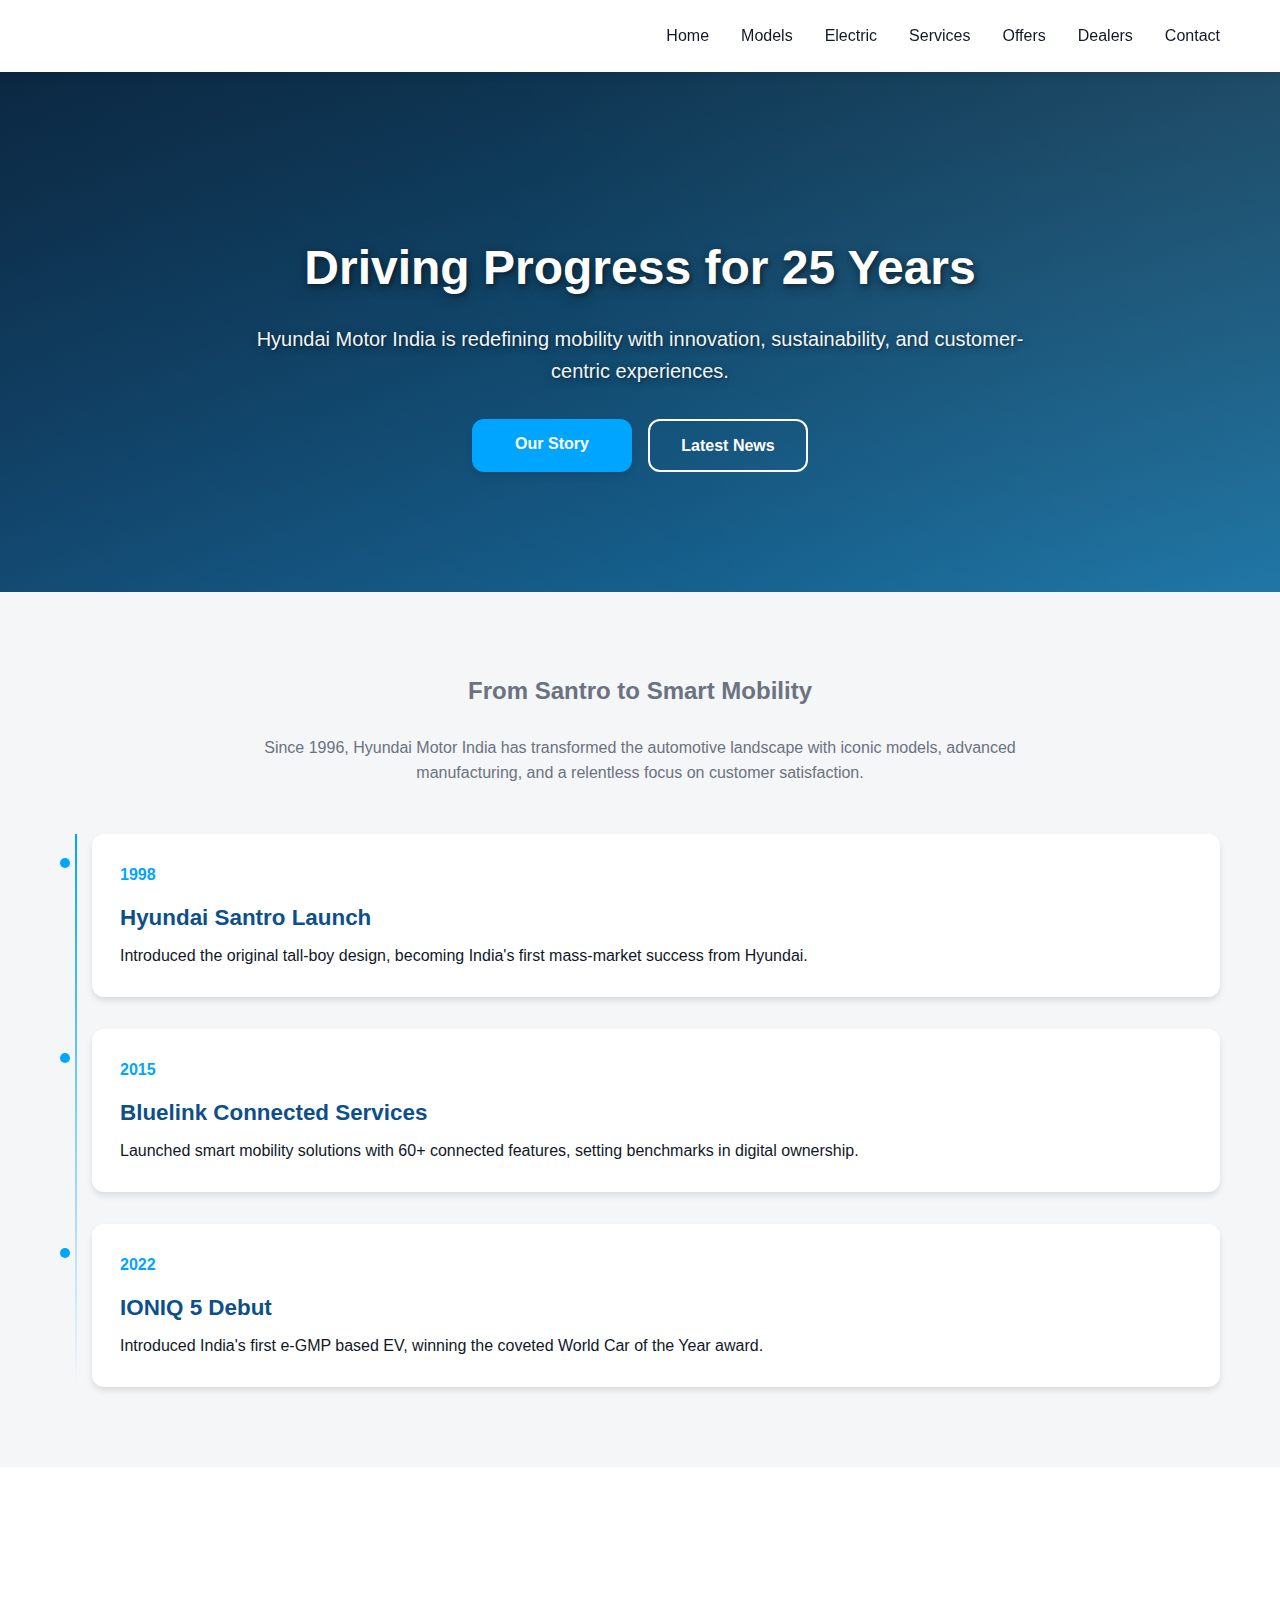
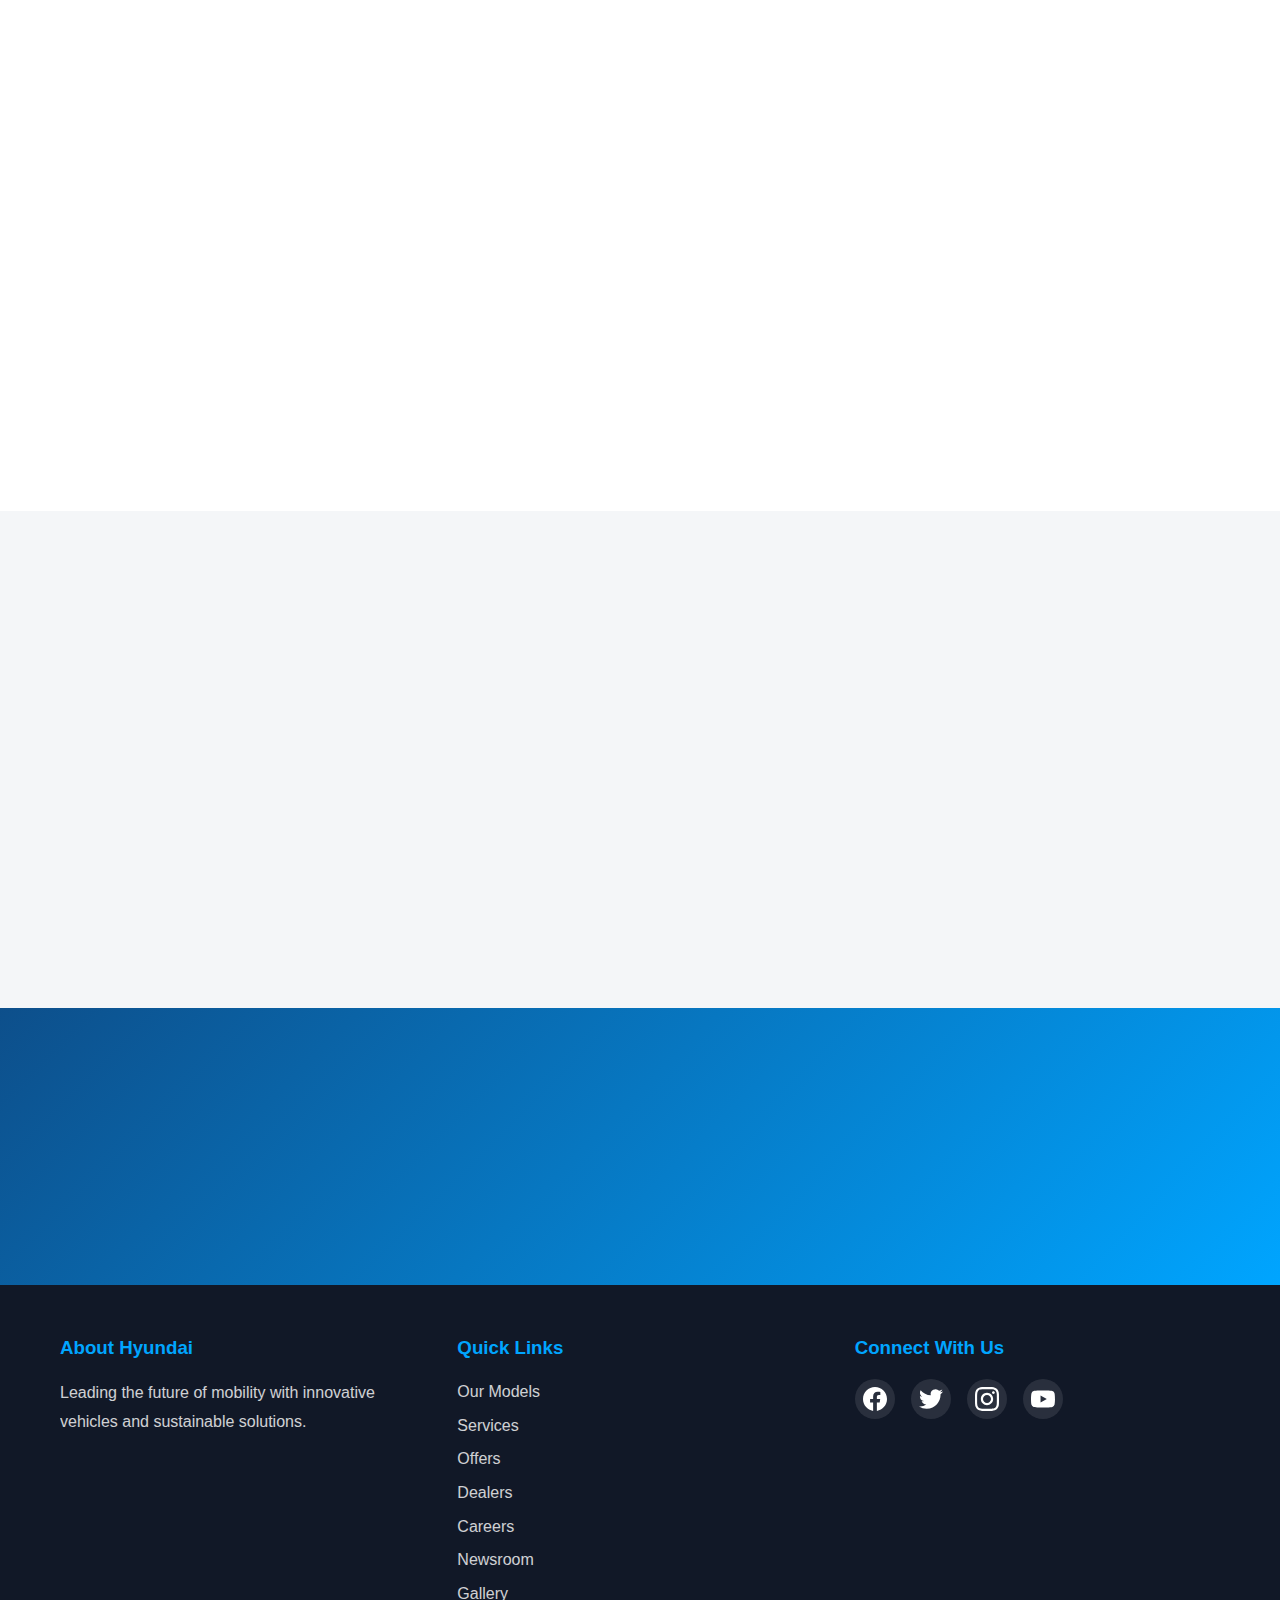
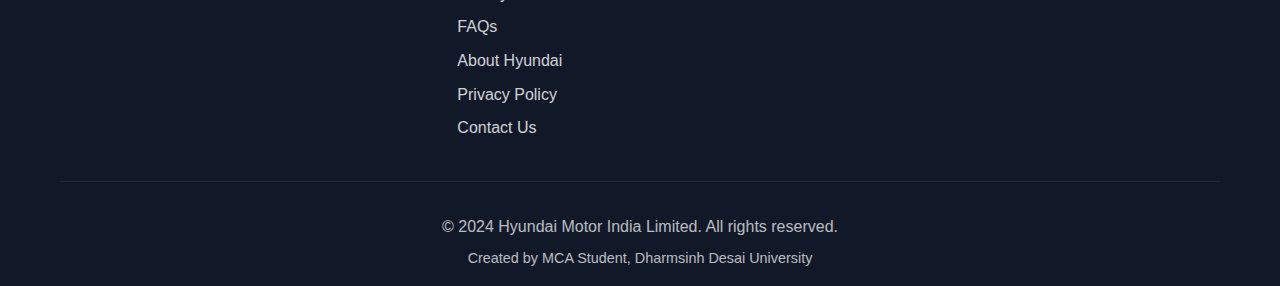
<file: about.html>
<!DOCTYPE html>
<html lang="en">
<head>
    <meta charset="UTF-8">
    <meta name="viewport" content="width=device-width, initial-scale=1.0">
    <title>Hyundai India - About Us</title>
    <link rel="icon" type="image/svg+xml" href="assets/favicon.svg">
    <link rel="stylesheet" href="css/global.css">
    <link rel="stylesheet" href="css/pages/about.css">
</head>
<body>
    <nav class="navbar" id="navbar">
        <div class="nav-container">
            <div class="nav-logo">
                <img src="assets/logo.svg" alt="Hyundai Logo" class="logo-img">
            </div>
            <ul class="nav-menu" id="navMenu">
                <li><a href="index.html#home" class="nav-link" data-page="home">Home</a></li>
                <li><a href="models.html" class="nav-link" data-page="models">Models</a></li>
                <li><a href="ev.html" class="nav-link" data-page="ev">Electric</a></li>
                <li><a href="services.html" class="nav-link" data-page="services">Services</a></li>
                <li><a href="offers.html" class="nav-link" data-page="offers">Offers</a></li>
                <li><a href="dealers.html" class="nav-link" data-page="dealers">Dealers</a></li>
                <li><a href="contact.html" class="nav-link" data-page="contact">Contact</a></li>
            </ul>
            <div class="hamburger" id="hamburger">
                <span></span>
                <span></span>
                <span></span>
            </div>
        </div>
    </nav>

    <main>
        <section class="page-hero">
            <div class="page-hero-overlay"></div>
            <div class="container">
                <div class="page-hero-content reveal">
                    <h1 class="page-title">Driving Progress for 25 Years</h1>
                    <p class="page-subtitle">Hyundai Motor India is redefining mobility with innovation, sustainability, and customer-centric experiences.</p>
                    <div class="btn-group">
                        <a href="#story" class="btn btn-primary" data-no-transition="true">Our Story</a>
                        <a href="news.html" class="btn btn-secondary">Latest News</a>
                    </div>
                </div>
            </div>
        </section>

        <section class="page-section light" id="story">
            <div class="container reveal">
                <div class="about-intro">
                    <h2>From Santro to Smart Mobility</h2>
                    <p>Since 1996, Hyundai Motor India has transformed the automotive landscape with iconic models, advanced manufacturing, and a relentless focus on customer satisfaction.</p>
                </div>
                <div class="timeline">
                    <div class="timeline-item">
                        <span>1998</span>
                        <h3>Hyundai Santro Launch</h3>
                        <p>Introduced the original tall-boy design, becoming India&#39;s first mass-market success from Hyundai.</p>
                    </div>
                    <div class="timeline-item">
                        <span>2015</span>
                        <h3>Bluelink Connected Services</h3>
                        <p>Launched smart mobility solutions with 60+ connected features, setting benchmarks in digital ownership.</p>
                    </div>
                    <div class="timeline-item">
                        <span>2022</span>
                        <h3>IONIQ 5 Debut</h3>
                        <p>Introduced India&#39;s first e-GMP based EV, winning the coveted World Car of the Year award.</p>
                    </div>
                </div>
            </div>
        </section>

        <section class="page-section">
            <div class="container reveal">
                <h2 class="section-title">Leadership Team</h2>
                <p class="section-subtitle">Visionaries steering Hyundai India towards a sustainable future.</p>
                <div class="leadership-grid">
                    <div class="leader-card">
                        <img src="assets/logo.svg" alt="Leadership" loading="lazy">
                        <h4>Mr. Unsoo Kim</h4>
                        <span>Managing Director &amp; CEO</span>
                        <p>Championing innovation, localization, and customer delight across Hyundai operations.</p>
                    </div>
                    <div class="leader-card">
                        <img src="assets/logo.svg" alt="Leadership" loading="lazy">
                        <h4>Mr. Tarun Garg</h4>
                        <span>COO</span>
                        <p>Leading sales, marketing, and service excellence with a digital-first approach.</p>
                    </div>
                    <div class="leader-card">
                        <img src="assets/logo.svg" alt="Leadership" loading="lazy">
                        <h4>Ms. Seon Hee Kim</h4>
                        <span>EV Strategy Head</span>
                        <p>Driving Hyundai&#39;s electric mobility roadmap, partnerships, and charging infrastructure.</p>
                    </div>
                </div>
            </div>
        </section>

        <section class="page-section light">
            <div class="container reveal">
                <h2 class="section-title">Our Commitment</h2>
                <p class="section-subtitle">Making mobility accessible, sustainable, and safe for everyone.</p>
                <div class="mission-grid">
                    <div class="mission-card">
                        <h3>Innovation</h3>
                        <p>Investing in advanced R&amp;D, ADAS, and connected technologies tailored for India.</p>
                    </div>
                    <div class="mission-card">
                        <h3>Sustainability</h3>
                        <p>Reducing emissions across manufacturing and delivering zero-emission EVs nationwide.</p>
                    </div>
                    <div class="mission-card">
                        <h3>Community</h3>
                        <p>Supporting education, healthcare, and disaster relief through Hyundai CSR initiatives.</p>
                    </div>
                </div>
            </div>
        </section>

        <section class="page-section dark">
            <div class="container reveal">
                <div class="cta-content">
                    <h2>Experience the Hyundai World</h2>
                    <p>Visit our showrooms, explore our innovation center, or join the Hyundai family today.</p>
                    <div class="btn-group" style="justify-content: center;">
                        <a href="models.html" class="btn btn-secondary">Discover Models</a>
                        <a href="careers.html" class="btn btn-primary">Work With Us</a>
                    </div>
                </div>
            </div>
        </section>
    </main>

    <footer class="footer">
        <div class="footer-container">
            <div class="footer-content">
                <div class="footer-section">
                    <h3>About Hyundai</h3>
                    <p>Leading the future of mobility with innovative vehicles and sustainable solutions.</p>
                </div>
                <div class="footer-section">
                    <h3>Quick Links</h3>
                    <ul>
                        <li><a href="models.html">Our Models</a></li>
                        <li><a href="services.html">Services</a></li>
                        <li><a href="offers.html">Offers</a></li>
                        <li><a href="dealers.html">Dealers</a></li>
                        <li><a href="careers.html">Careers</a></li>
                        <li><a href="news.html">Newsroom</a></li>
                        <li><a href="gallery.html">Gallery</a></li>
                        <li><a href="faqs.html">FAQs</a></li>
                        <li><a href="about.html">About Hyundai</a></li>
                        <li><a href="privacy.html">Privacy Policy</a></li>
                        <li><a href="contact.html">Contact Us</a></li>
                    </ul>
                </div>
                <div class="footer-section">
                    <h3>Connect With Us</h3>
                    <div class="social-icons">
                        <a href="#" aria-label="Facebook"><svg width="24" height="24" viewBox="0 0 24 24" fill="currentColor"><path d="M24 12.073c0-6.627-5.373-12-12-12s-12 5.373-12 12c0 5.99 4.388 10.954 10.125 11.854v-8.385H7.078v-3.47h3.047V9.43c0-3.007 1.792-4.669 4.533-4.669 1.312 0 2.686.235 2.686.235v2.953H15.83c-1.491 0-1.956.925-1.956 1.874v2.25h3.328l-.532 3.47h-2.796v8.385C19.612 23.027 24 18.062 24 12.073z"/></svg></a>
                        <a href="#" aria-label="Twitter"><svg width="24" height="24" viewBox="0 0 24 24" fill="currentColor"><path d="M23.953 4.57a10 10 0 01-2.825.775 4.958 4.958 0 002.163-2.723c-.951.555-2.005.959-3.127 1.184a4.92 4.92 0 00-8.384 4.482C7.69 8.095 4.067 6.13 1.64 3.162a4.822 4.822 0 00-.666 2.475c0 1.71.87 3.213 2.188 4.096a4.904 4.904 0 01-2.228-.616v.06a4.923 4.923 0 003.946 4.827 4.996 4.996 0 01-2.212.085 4.936 4.936 0 004.604 3.417 9.867 9.867 0 01-6.102 2.105c-.39 0-.779-.023-1.17-.067a13.995 13.995 0 007.557 2.209c9.053 0 13.998-7.496 13.998-13.985 0-.21 0-.42-.015-.63A9.935 9.935 0 0024 4.59z"/></svg></a>
                        <a href="#" aria-label="Instagram"><svg width="24" height="24" viewBox="0 0 24 24" fill="currentColor"><path d="M12 0C8.74 0 8.333.015 7.053.072 5.775.132 4.905.333 4.14.63c-.789.306-1.459.717-2.126 1.384S.935 3.35.63 4.14C.333 4.905.131 5.775.072 7.053.012 8.333 0 8.74 0 12s.015 3.667.072 4.947c.06 1.277.261 2.148.558 2.913.306.788.717 1.459 1.384 2.126.667.666 1.336 1.079 2.126 1.384.766.296 1.636.499 2.913.558C8.333 23.988 8.74 24 12 24s3.667-.015 4.947-.072c1.277-.06 2.148-.262 2.913-.558.788-.306 1.459-.718 2.126-1.384.666-.667 1.079-1.335 1.384-2.126.296-.765.499-1.636.558-2.913.06-1.28.072-1.687.072-4.947s-.015-3.667-.072-4.947c-.06-1.277-.262-2.149-.558-2.913-.306-.789-.718-1.459-1.384-2.126C21.319 1.347 20.651.935 19.86.63c-.765-.297-1.636-.499-2.913-.558C15.667.012 15.26 0 12 0zm0 2.16c3.203 0 3.585.016 4.85.071 1.17.055 1.805.249 2.227.415.562.217.96.477 1.382.896.419.42.679.819.896 1.381.164.422.36 1.057.413 2.227.057 1.266.07 1.646.07 4.85s-.015 3.585-.074 4.85c-.061 1.17-.249 1.805-.415 2.227-.217.562-.477.96-.896 1.382-.42.419-.82.679-1.38.896-.42.164-1.065.36-2.235.413-1.274.057-1.649.07-4.859.07-3.211 0-3.586-.015-4.859-.074-1.171-.061-1.816-.256-2.236-.415-.569-.224-.96-.479-1.379-.897-.419-.419-.69-.824-.9-1.38-.165-.42-.359-1.065-.413-2.235-.057-1.274-.07-1.649-.07-4.844 0-3.196.016-3.586.074-4.861.061-1.17.255-1.814.415-2.234.217-.562.478-.96.897-1.382.419-.419.824-.689 1.38-.896.42-.166 1.051-.361 2.221-.415 1.275-.057 1.65-.07 4.859-.07zm0 3.678c-3.405 0-6.162 2.76-6.162 6.162 0 3.405 2.76 6.162 6.162 6.162 3.405 0 6.162-2.76 6.162-6.162 0-3.405-2.76-6.162-6.162-6.162zM12 16c-2.21 0-4-1.79-4-4s1.79-4 4-4 4 1.79 4 4-1.79 4-4 4zm7.846-10.405c0 .795-.646 1.44-1.44 1.44-.795 0-1.44-.646-1.44-1.44 0-.794.646-1.439 1.44-1.439.793-.001 1.44.645 1.44 1.439z"/></svg></a>
                        <a href="#" aria-label="YouTube"><svg width="24" height="24" viewBox="0 0 24 24" fill="currentColor"><path d="M23.498 6.186a3.016 3.016 0 0 0-2.122-2.136C19.505 3.545 12 3.545 12 3.545s-7.505 0-9.377.505A3.017 3.017 0 0 0 .502 6.186C0 8.07 0 12 0 12s0 3.93.502 5.814a3.016 3.016 0 0 0 2.122 2.136c1.871.505 9.376.505 9.376.505s7.505 0 9.377-.505a3.015 3.015 0 0 0 2.122-2.136C24 15.93 24 12 24 12s0-3.93-.502-5.814zM9.545 15.568V8.432L15.818 12l-6.273 3.568z"/></svg></a>
                    </div>
                </div>
            </div>
            <div class="footer-bottom">
                <p>&copy; 2024 Hyundai Motor India Limited. All rights reserved.</p>
                <p class="credits">Created by MCA Student, Dharmsinh Desai University</p>
            </div>
        </div>
        <button class="back-to-top" id="backToTop" aria-label="Back to top">
            <svg width="20" height="20" viewBox="0 0 24 24" fill="none" stroke="currentColor" stroke-width="2">
                <path d="M18 15l-6-6-6 6"/>
            </svg>
        </button>
    </footer>

    <script src="js/global.js"></script>
    <script src="js/pages/about.js"></script>
</body>
</html>
</file>
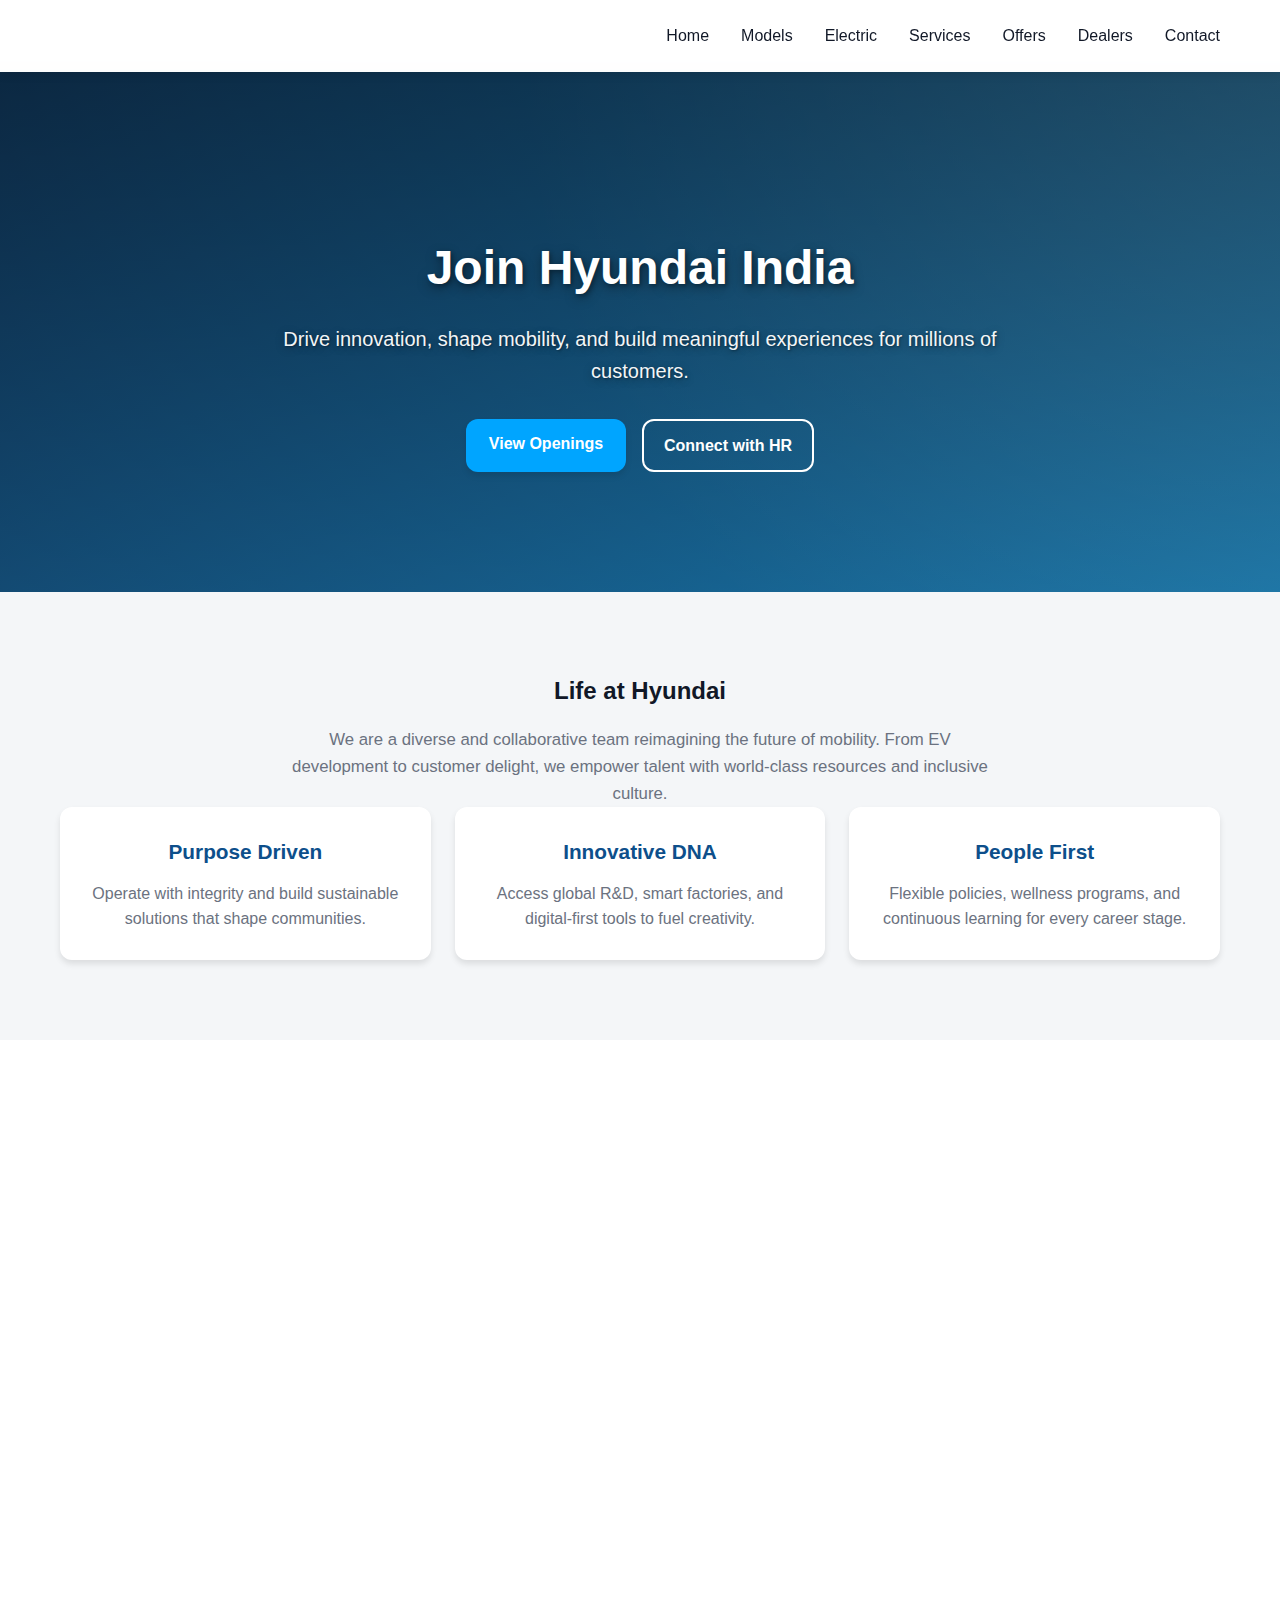
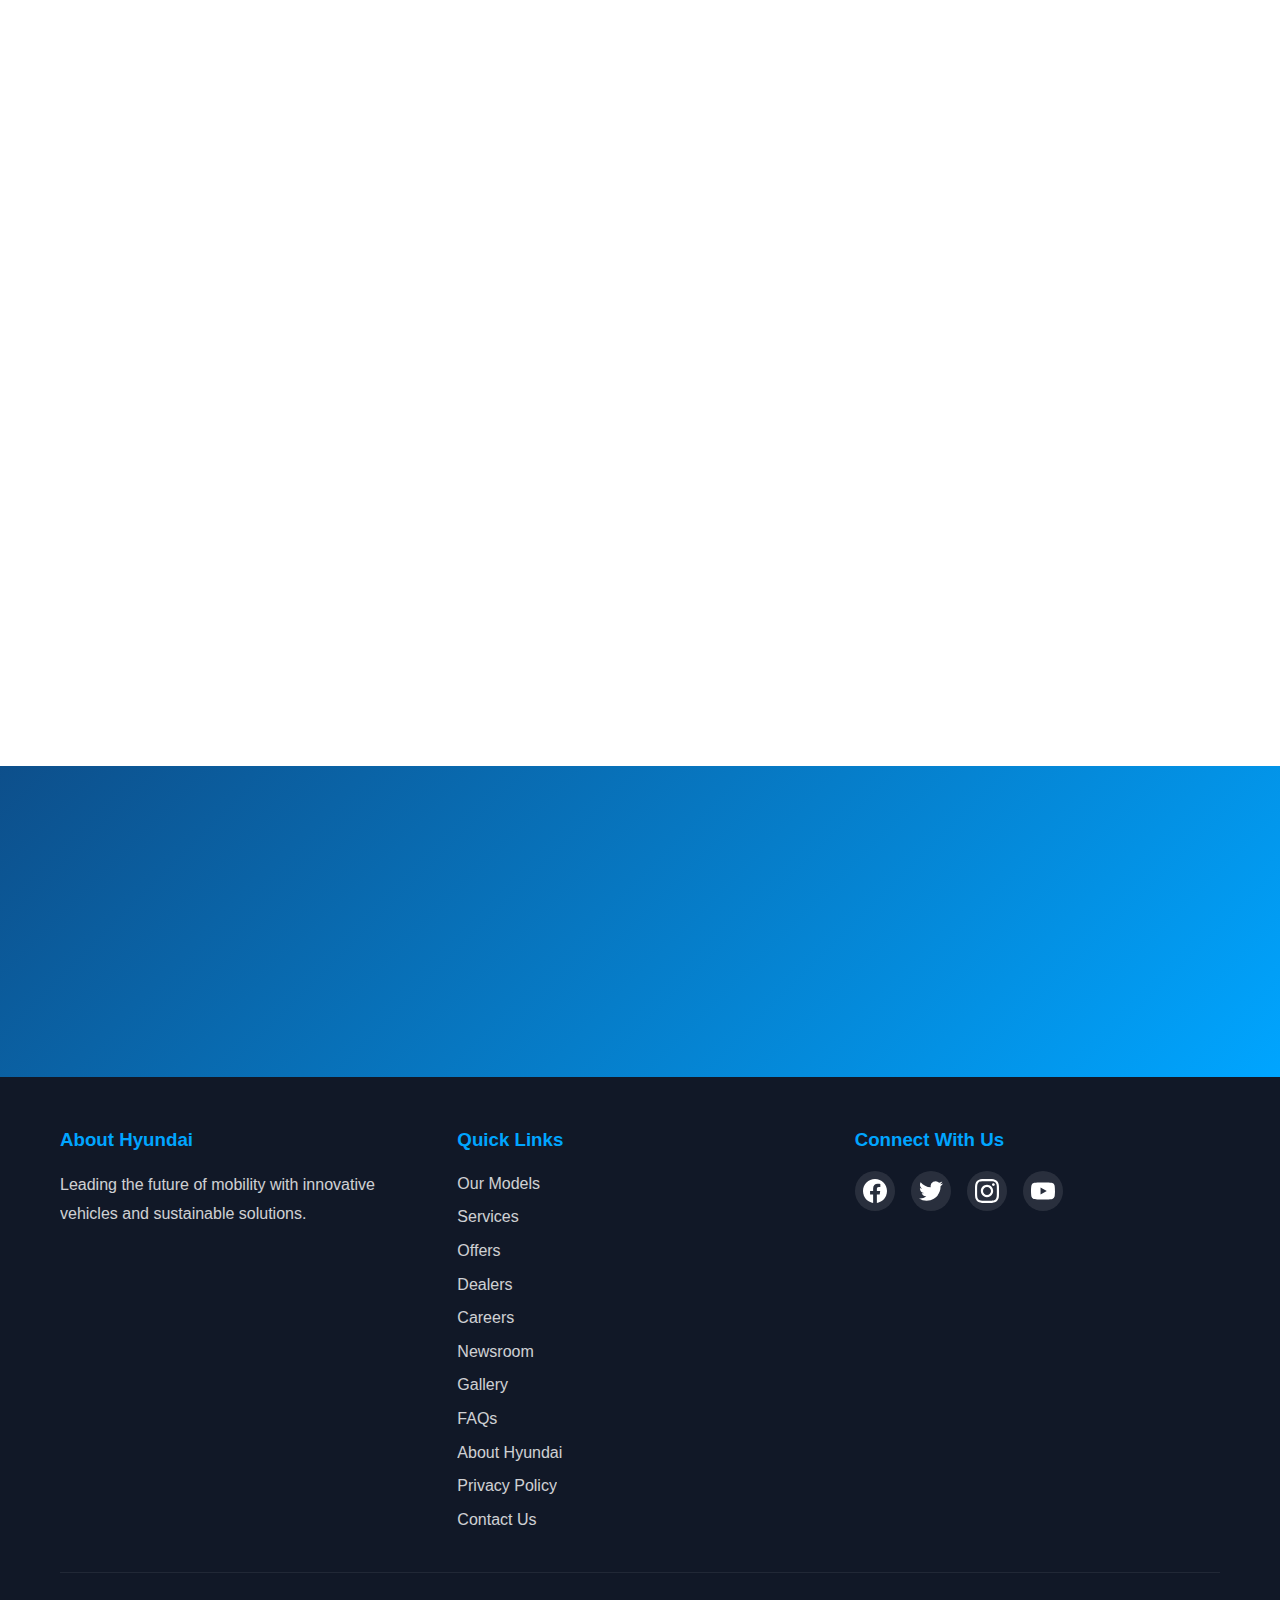
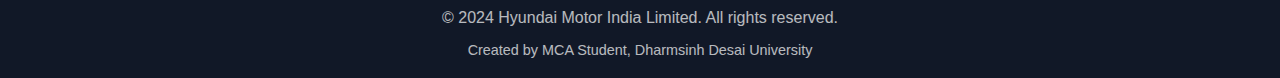
<file: careers.html>
<!DOCTYPE html>
<html lang="en">
<head>
    <meta charset="UTF-8">
    <meta name="viewport" content="width=device-width, initial-scale=1.0">
    <title>Hyundai India - Careers</title>
    <link rel="icon" type="image/svg+xml" href="assets/favicon.svg">
    <link rel="stylesheet" href="css/global.css">
    <link rel="stylesheet" href="css/pages/careers.css">
</head>
<body>
    <nav class="navbar" id="navbar">
        <div class="nav-container">
            <div class="nav-logo">
                <img src="assets/logo.svg" alt="Hyundai Logo" class="logo-img">
            </div>
            <ul class="nav-menu" id="navMenu">
                <li><a href="index.html#home" class="nav-link" data-page="home">Home</a></li>
                <li><a href="models.html" class="nav-link" data-page="models">Models</a></li>
                <li><a href="ev.html" class="nav-link" data-page="ev">Electric</a></li>
                <li><a href="services.html" class="nav-link" data-page="services">Services</a></li>
                <li><a href="offers.html" class="nav-link" data-page="offers">Offers</a></li>
                <li><a href="dealers.html" class="nav-link" data-page="dealers">Dealers</a></li>
                <li><a href="contact.html" class="nav-link" data-page="contact">Contact</a></li>
            </ul>
            <div class="hamburger" id="hamburger">
                <span></span>
                <span></span>
                <span></span>
            </div>
        </div>
    </nav>

    <main>
        <section class="page-hero">
            <div class="page-hero-overlay"></div>
            <div class="container">
                <div class="page-hero-content reveal">
                    <h1 class="page-title">Join Hyundai India</h1>
                    <p class="page-subtitle">Drive innovation, shape mobility, and build meaningful experiences for millions of customers.</p>
                    <div class="btn-group">
                        <a href="#openings" class="btn btn-primary" data-no-transition="true">View Openings</a>
                        <a href="contact.html" class="btn btn-secondary">Connect with HR</a>
                    </div>
                </div>
            </div>
        </section>

        <section class="page-section light">
            <div class="container reveal">
                <div class="careers-intro">
                    <h2>Life at Hyundai</h2>
                    <p>We are a diverse and collaborative team reimagining the future of mobility. From EV development to customer delight, we empower talent with world-class resources and inclusive culture.</p>
                </div>
                <div class="values-grid">
                    <div class="value-card">
                        <h4>Purpose Driven</h4>
                        <p>Operate with integrity and build sustainable solutions that shape communities.</p>
                    </div>
                    <div class="value-card">
                        <h4>Innovative DNA</h4>
                        <p>Access global R&amp;D, smart factories, and digital-first tools to fuel creativity.</p>
                    </div>
                    <div class="value-card">
                        <h4>People First</h4>
                        <p>Flexible policies, wellness programs, and continuous learning for every career stage.</p>
                    </div>
                </div>
            </div>
        </section>

        <section class="page-section" id="openings">
            <div class="container reveal">
                <h2 class="section-title">Current Openings</h2>
                <p class="section-subtitle">We are hiring across engineering, design, retail, and corporate functions.</p>
                <div class="careers-grid">
                    <div class="job-card">
                        <header>
                            <h3>Senior EV Systems Engineer</h3>
                            <span class="tag">R&amp;D · Chennai</span>
                        </header>
                        <div class="job-meta">
                            <span>Experience: 6+ years</span>
                            <span>Full-time</span>
                        </div>
                        <ul>
                            <li>Develop battery management algorithms for next-gen EVs</li>
                            <li>Collaborate with global HQ for testing &amp; homologation</li>
                            <li>Lead cross-functional innovation sprints</li>
                        </ul>
                        <a href="contact.html" class="btn btn-outline">Apply Now</a>
                    </div>
                    <div class="job-card">
                        <header>
                            <h3>Retail Experience Manager</h3>
                            <span class="tag">Sales · Mumbai</span>
                        </header>
                        <div class="job-meta">
                            <span>Experience: 4+ years</span>
                            <span>Full-time</span>
                        </div>
                        <ul>
                            <li>Design customer journeys for flagship Hyundai Experience Centers</li>
                            <li>Manage dealer activation and premium retail formats</li>
                            <li>Anchor digital lead-to-delivery programs</li>
                        </ul>
                        <a href="contact.html" class="btn btn-outline">Apply Now</a>
                    </div>
                    <div class="job-card">
                        <header>
                            <h3>Software Product Analyst</h3>
                            <span class="tag">Digital · Hyderabad</span>
                        </header>
                        <div class="job-meta">
                            <span>Experience: 3+ years</span>
                            <span>Full-time</span>
                        </div>
                        <ul>
                            <li>Analyze connected car data to enhance Bluelink features</li>
                            <li>Collaborate with UX teams for app enhancements</li>
                            <li>Ensure compliance with data privacy standards</li>
                        </ul>
                        <a href="contact.html" class="btn btn-outline">Apply Now</a>
                    </div>
                </div>
            </div>
        </section>

        <section class="page-section dark">
            <div class="container reveal">
                <div class="careers-cta">
                    <h2>Begin Your Hyundai Journey</h2>
                    <p>Share your profile with us and our talent team will connect with opportunities that match your ambitions.</p>
                    <div class="btn-group" style="justify-content: center;">
                        <a href="contact.html" class="btn btn-secondary">Submit Resume</a>
                        <a href="about.html" class="btn btn-primary">Discover Our Story</a>
                    </div>
                </div>
            </div>
        </section>
    </main>

    <footer class="footer">
        <div class="footer-container">
            <div class="footer-content">
                <div class="footer-section">
                    <h3>About Hyundai</h3>
                    <p>Leading the future of mobility with innovative vehicles and sustainable solutions.</p>
                </div>
                <div class="footer-section">
                    <h3>Quick Links</h3>
                    <ul>
                        <li><a href="models.html">Our Models</a></li>
                        <li><a href="services.html">Services</a></li>
                        <li><a href="offers.html">Offers</a></li>
                        <li><a href="dealers.html">Dealers</a></li>
                        <li><a href="careers.html">Careers</a></li>
                        <li><a href="news.html">Newsroom</a></li>
                        <li><a href="gallery.html">Gallery</a></li>
                        <li><a href="faqs.html">FAQs</a></li>
                        <li><a href="about.html">About Hyundai</a></li>
                        <li><a href="privacy.html">Privacy Policy</a></li>
                        <li><a href="contact.html">Contact Us</a></li>
                    </ul>
                </div>
                <div class="footer-section">
                    <h3>Connect With Us</h3>
                    <div class="social-icons">
                        <a href="#" aria-label="Facebook"><svg width="24" height="24" viewBox="0 0 24 24" fill="currentColor"><path d="M24 12.073c0-6.627-5.373-12-12-12s-12 5.373-12 12c0 5.99 4.388 10.954 10.125 11.854v-8.385H7.078v-3.47h3.047V9.43c0-3.007 1.792-4.669 4.533-4.669 1.312 0 2.686.235 2.686.235v2.953H15.83c-1.491 0-1.956.925-1.956 1.874v2.25h3.328l-.532 3.47h-2.796v8.385C19.612 23.027 24 18.062 24 12.073z"/></svg></a>
                        <a href="#" aria-label="Twitter"><svg width="24" height="24" viewBox="0 0 24 24" fill="currentColor"><path d="M23.953 4.57a10 10 0 01-2.825.775 4.958 4.958 0 002.163-2.723c-.951.555-2.005.959-3.127 1.184a4.92 4.92 0 00-8.384 4.482C7.69 8.095 4.067 6.13 1.64 3.162a4.822 4.822 0 00-.666 2.475c0 1.71.87 3.213 2.188 4.096a4.904 4.904 0 01-2.228-.616v.06a4.923 4.923 0 003.946 4.827 4.996 4.996 0 01-2.212.085 4.936 4.936 0 004.604 3.417 9.867 9.867 0 01-6.102 2.105c-.39 0-.779-.023-1.17-.067a13.995 13.995 0 007.557 2.209c9.053 0 13.998-7.496 13.998-13.985 0-.21 0-.42-.015-.63A9.935 9.935 0 0024 4.59z"/></svg></a>
                        <a href="#" aria-label="Instagram"><svg width="24" height="24" viewBox="0 0 24 24" fill="currentColor"><path d="M12 0C8.74 0 8.333.015 7.053.072 5.775.132 4.905.333 4.14.63c-.789.306-1.459.717-2.126 1.384S.935 3.35.63 4.14C.333 4.905.131 5.775.072 7.053.012 8.333 0 8.74 0 12s.015 3.667.072 4.947c.06 1.277.261 2.148.558 2.913.306.788.717 1.459 1.384 2.126.667.666 1.336 1.079 2.126 1.384.766.296 1.636.499 2.913.558C8.333 23.988 8.74 24 12 24s3.667-.015 4.947-.072c1.277-.06 2.148-.262 2.913-.558.788-.306 1.459-.718 2.126-1.384.666-.667 1.079-1.335 1.384-2.126.296-.765.499-1.636.558-2.913.06-1.28.072-1.687.072-4.947s-.015-3.667-.072-4.947c-.06-1.277-.262-2.149-.558-2.913-.306-.789-.718-1.459-1.384-2.126C21.319 1.347 20.651.935 19.86.63c-.765-.297-1.636-.499-2.913-.558C15.667.012 15.26 0 12 0zm0 2.16c3.203 0 3.585.016 4.85.071 1.17.055 1.805.249 2.227.415.562.217.96.477 1.382.896.419.42.679.819.896 1.381.164.422.36 1.057.413 2.227.057 1.266.07 1.646.07 4.85s-.015 3.585-.074 4.85c-.061 1.17-.249 1.805-.415 2.227-.217.562-.477.96-.896 1.382-.42.419-.82.679-1.38.896-.42.164-1.065.36-2.235.413-1.274.057-1.649.07-4.859.07-3.211 0-3.586-.015-4.859-.074-1.171-.061-1.816-.256-2.236-.415-.569-.224-.96-.479-1.379-.897-.419-.419-.69-.824-.9-1.38-.165-.42-.359-1.065-.413-2.235-.057-1.274-.07-1.649-.07-4.844 0-3.196.016-3.586.074-4.861.061-1.17.255-1.814.415-2.234.217-.562.478-.96.897-1.382.419-.419.824-.689 1.38-.896.42-.166 1.051-.361 2.221-.415 1.275-.057 1.65-.07 4.859-.07zm0 3.678c-3.405 0-6.162 2.76-6.162 6.162 0 3.405 2.76 6.162 6.162 6.162 3.405 0 6.162-2.76 6.162-6.162 0-3.405-2.76-6.162-6.162-6.162zM12 16c-2.21 0-4-1.79-4-4s1.79-4 4-4 4 1.79 4 4-1.79 4-4 4zm7.846-10.405c0 .795-.646 1.44-1.44 1.44-.795 0-1.44-.646-1.44-1.44 0-.794.646-1.439 1.44-1.439.793-.001 1.44.645 1.44 1.439z"/></svg></a>
                        <a href="#" aria-label="YouTube"><svg width="24" height="24" viewBox="0 0 24 24" fill="currentColor"><path d="M23.498 6.186a3.016 3.016 0 0 0-2.122-2.136C19.505 3.545 12 3.545 12 3.545s-7.505 0-9.377.505A3.017 3.017 0 0 0 .502 6.186C0 8.07 0 12 0 12s0 3.93.502 5.814a3.016 3.016 0 0 0 2.122 2.136c1.871.505 9.376.505 9.376.505s7.505 0 9.377-.505a3.015 3.015 0 0 0 2.122-2.136C24 15.93 24 12 24 12s0-3.93-.502-5.814zM9.545 15.568V8.432L15.818 12l-6.273 3.568z"/></svg></a>
                    </div>
                </div>
            </div>
            <div class="footer-bottom">
                <p>&copy; 2024 Hyundai Motor India Limited. All rights reserved.</p>
                <p class="credits">Created by MCA Student, Dharmsinh Desai University</p>
            </div>
        </div>
        <button class="back-to-top" id="backToTop" aria-label="Back to top">
            <svg width="20" height="20" viewBox="0 0 24 24" fill="none" stroke="currentColor" stroke-width="2">
                <path d="M18 15l-6-6-6 6"/>
            </svg>
        </button>
    </footer>

    <script src="js/global.js"></script>
    <script src="js/pages/careers.js"></script>
</body>
</html>
</file>
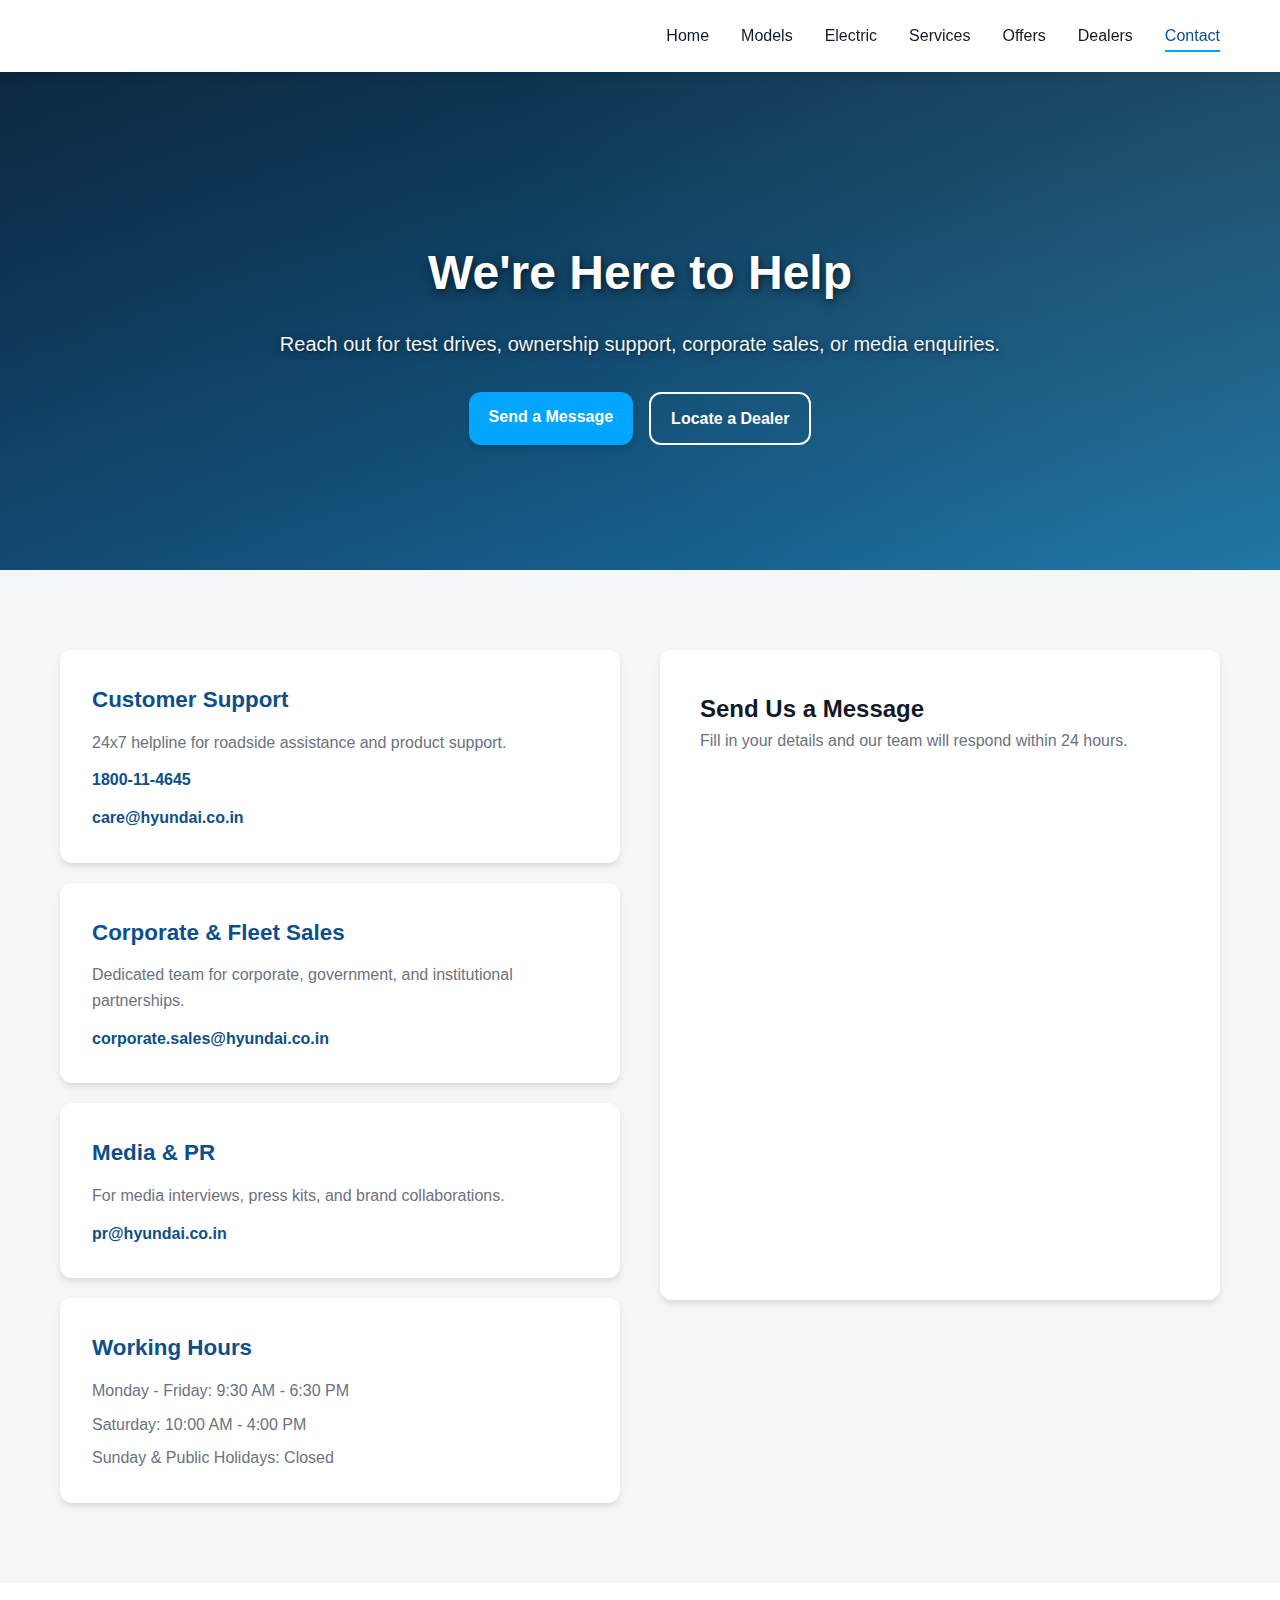
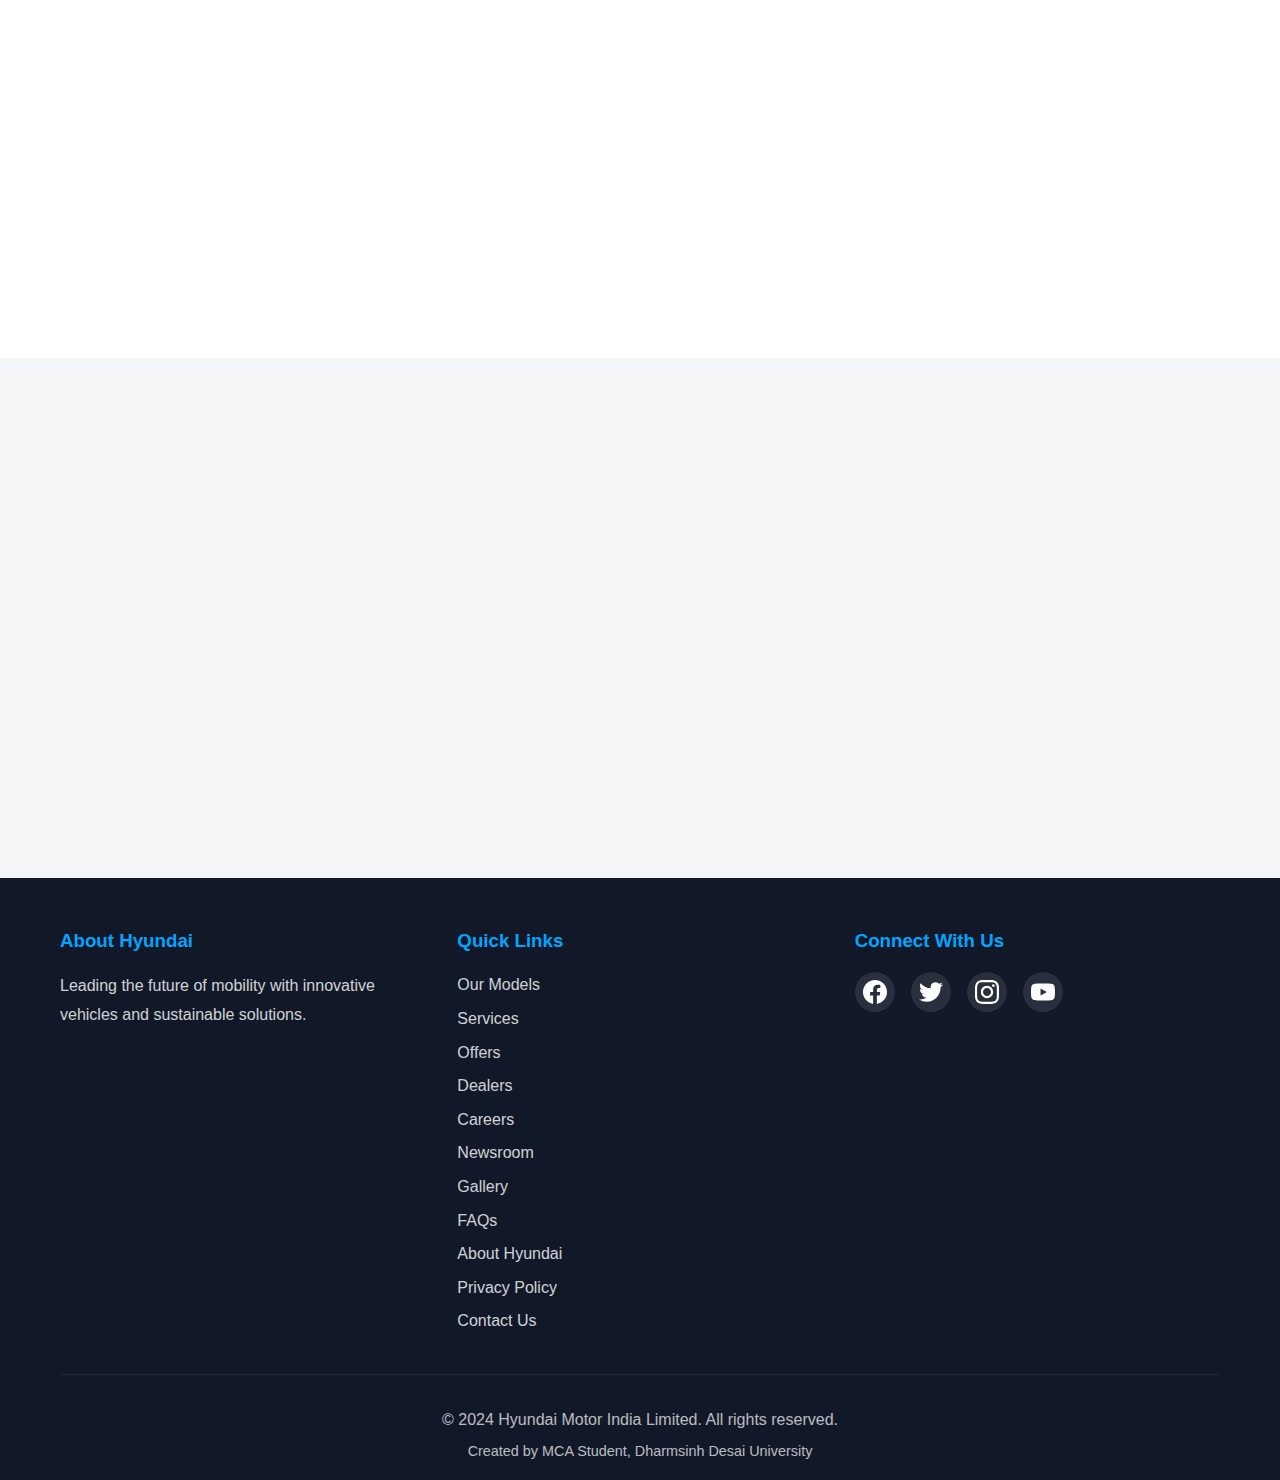
<file: contact.html>
<!DOCTYPE html>
<html lang="en">
<head>
    <meta charset="UTF-8">
    <meta name="viewport" content="width=device-width, initial-scale=1.0">
    <title>Hyundai India - Contact Us</title>
    <link rel="icon" type="image/svg+xml" href="assets/favicon.svg">
    <link rel="stylesheet" href="css/global.css">
    <link rel="stylesheet" href="css/pages/contact.css">
    <link rel="stylesheet" href="css/pages/index.css">
</head>
<body>
    <nav class="navbar" id="navbar">
        <div class="nav-container">
            <div class="nav-logo">
                <img src="assets/logo.svg" alt="Hyundai Logo" class="logo-img">
            </div>
            <ul class="nav-menu" id="navMenu">
                <li><a href="index.html#home" class="nav-link" data-page="home">Home</a></li>
                <li><a href="models.html" class="nav-link" data-page="models">Models</a></li>
                <li><a href="ev.html" class="nav-link" data-page="ev">Electric</a></li>
                <li><a href="services.html" class="nav-link" data-page="services">Services</a></li>
                <li><a href="offers.html" class="nav-link" data-page="offers">Offers</a></li>
                <li><a href="dealers.html" class="nav-link" data-page="dealers">Dealers</a></li>
                <li><a href="contact.html" class="nav-link" data-page="contact">Contact</a></li>
            </ul>
            <div class="hamburger" id="hamburger">
                <span></span>
                <span></span>
                <span></span>
            </div>
        </div>
    </nav>

    <main>
        <section class="page-hero">
            <div class="page-hero-overlay"></div>
            <div class="container">
                <div class="page-hero-content reveal">
                    <h1 class="page-title">We&#39;re Here to Help</h1>
                    <p class="page-subtitle">Reach out for test drives, ownership support, corporate sales, or media enquiries.</p>
                    <div class="btn-group">
                        <a href="#contact-form" class="btn btn-primary" data-no-transition="true">Send a Message</a>
                        <a href="dealers.html" class="btn btn-secondary">Locate a Dealer</a>
                    </div>
                </div>
            </div>
        </section>

        <section class="page-section light">
            <div class="container reveal">
                <div class="contact-layout">
                    <div class="contact-details">
                        <div class="contact-card">
                            <h3>Customer Support</h3>
                            <p>24x7 helpline for roadside assistance and product support.</p>
                            <a href="tel:1800114645">1800-11-4645</a>
                            <a href="mailto:care@hyundai.co.in">care@hyundai.co.in</a>
                        </div>
                        <div class="contact-card">
                            <h3>Corporate &amp; Fleet Sales</h3>
                            <p>Dedicated team for corporate, government, and institutional partnerships.</p>
                            <a href="mailto:corporate.sales@hyundai.co.in">corporate.sales@hyundai.co.in</a>
                        </div>
                        <div class="contact-card">
                            <h3>Media &amp; PR</h3>
                            <p>For media interviews, press kits, and brand collaborations.</p>
                            <a href="mailto:pr@hyundai.co.in">pr@hyundai.co.in</a>
                        </div>
                        <div class="contact-card">
                            <h3>Working Hours</h3>
                            <ul class="hours-list">
                                <li>Monday - Friday: 9:30 AM - 6:30 PM</li>
                                <li>Saturday: 10:00 AM - 4:00 PM</li>
                                <li>Sunday &amp; Public Holidays: Closed</li>
                            </ul>
                        </div>
                    </div>
                    <div class="surface-card" id="contact-form">
                        <h2>Send Us a Message</h2>
                        <p style="color: var(--gray); margin-bottom: 1.5rem;">Fill in your details and our team will respond within 24 hours.</p>
                        <form class="contact-form reveal">
                            <div class="form-group">
                                <input type="text" name="name" placeholder="Your Name" required>
                            </div>
                            <div class="form-group">
                                <input type="email" name="email" placeholder="Your Email" required>
                            </div>
                            <div class="form-group">
                                <input type="tel" name="phone" placeholder="Contact Number">
                            </div>
                            <div class="form-group">
                                <textarea name="message" rows="5" placeholder="How can we help you?" required></textarea>
                            </div>
                            <button type="submit" class="btn btn-primary">Send Message</button>
                        </form>
                    </div>
                </div>
            </div>
        </section>

        <section class="page-section">
            <div class="container reveal">
                <div class="support-grid">
                    <div class="support-card">
                        <h4>Book a Test Drive</h4>
                        <p>Experience Hyundai performance first-hand at a dealership near you.</p>
                        <a href="dealers.html" class="btn btn-outline">Schedule Now</a>
                    </div>
                    <div class="support-card">
                        <h4>Finance &amp; Insurance</h4>
                        <p>Get personalized finance quotes, insurance renewal, and Hyundai Shield plans.</p>
                        <a href="offers.html" class="btn btn-outline">Explore Options</a>
                    </div>
                    <div class="support-card">
                        <h4>Roadside Assistance</h4>
                        <p>24x7 support for breakdowns, towing, and emergency services.</p>
                        <a href="tel:1800114645" class="btn btn-outline">Call Now</a>
                    </div>
                </div>
            </div>
        </section>

        <section class="page-section light">
            <div class="container reveal">
                <div class="contact-map">
                    Hyundai India Headquarters<br>
                    Plot No. H-1, SIPCOT Industrial Park, Irungattukottai, Sriperumbudur Taluk, Tamil Nadu - 602105
                </div>
            </div>
        </section>
    </main>

    <footer class="footer">
        <div class="footer-container">
            <div class="footer-content">
                <div class="footer-section">
                    <h3>About Hyundai</h3>
                    <p>Leading the future of mobility with innovative vehicles and sustainable solutions.</p>
                </div>
                <div class="footer-section">
                    <h3>Quick Links</h3>
                    <ul>
                        <li><a href="models.html">Our Models</a></li>
                        <li><a href="services.html">Services</a></li>
                        <li><a href="offers.html">Offers</a></li>
                        <li><a href="dealers.html">Dealers</a></li>
                        <li><a href="careers.html">Careers</a></li>
                        <li><a href="news.html">Newsroom</a></li>
                        <li><a href="gallery.html">Gallery</a></li>
                        <li><a href="faqs.html">FAQs</a></li>
                        <li><a href="about.html">About Hyundai</a></li>
                        <li><a href="privacy.html">Privacy Policy</a></li>
                        <li><a href="contact.html">Contact Us</a></li>
                    </ul>
                </div>
                <div class="footer-section">
                    <h3>Connect With Us</h3>
                    <div class="social-icons">
                        <a href="#" aria-label="Facebook"><svg width="24" height="24" viewBox="0 0 24 24" fill="currentColor"><path d="M24 12.073c0-6.627-5.373-12-12-12s-12 5.373-12 12c0 5.99 4.388 10.954 10.125 11.854v-8.385H7.078v-3.47h3.047V9.43c0-3.007 1.792-4.669 4.533-4.669 1.312 0 2.686.235 2.686.235v2.953H15.83c-1.491 0-1.956.925-1.956 1.874v2.25h3.328l-.532 3.47h-2.796v8.385C19.612 23.027 24 18.062 24 12.073z"/></svg></a>
                        <a href="#" aria-label="Twitter"><svg width="24" height="24" viewBox="0 0 24 24" fill="currentColor"><path d="M23.953 4.57a10 10 0 01-2.825.775 4.958 4.958 0 002.163-2.723c-.951.555-2.005.959-3.127 1.184a4.92 4.92 0 00-8.384 4.482C7.69 8.095 4.067 6.13 1.64 3.162a4.822 4.822 0 00-.666 2.475c0 1.71.87 3.213 2.188 4.096a4.904 4.904 0 01-2.228-.616v.06a4.923 4.923 0 003.946 4.827 4.996 4.996 0 01-2.212.085 4.936 4.936 0 004.604 3.417 9.867 9.867 0 01-6.102 2.105c-.39 0-.779-.023-1.17-.067a13.995 13.995 0 007.557 2.209c9.053 0 13.998-7.496 13.998-13.985 0-.21 0-.42-.015-.63A9.935 9.935 0 0024 4.59z"/></svg></a>
                        <a href="#" aria-label="Instagram"><svg width="24" height="24" viewBox="0 0 24 24" fill="currentColor"><path d="M12 0C8.74 0 8.333.015 7.053.072 5.775.132 4.905.333 4.14.63c-.789.306-1.459.717-2.126 1.384S.935 3.35.63 4.14C.333 4.905.131 5.775.072 7.053.012 8.333 0 8.74 0 12s.015 3.667.072 4.947c.06 1.277.261 2.148.558 2.913.306.788.717 1.459 1.384 2.126.667.666 1.336 1.079 2.126 1.384.766.296 1.636.499 2.913.558C8.333 23.988 8.74 24 12 24s3.667-.015 4.947-.072c1.277-.06 2.148-.262 2.913-.558.788-.306 1.459-.718 2.126-1.384.666-.667 1.079-1.335 1.384-2.126.296-.765.499-1.636.558-2.913.06-1.28.072-1.687.072-4.947s-.015-3.667-.072-4.947c-.06-1.277-.262-2.149-.558-2.913-.306-.789-.718-1.459-1.384-2.126C21.319 1.347 20.651.935 19.86.63c-.765-.297-1.636-.499-2.913-.558C15.667.012 15.26 0 12 0zm0 2.16c3.203 0 3.585.016 4.85.071 1.17.055 1.805.249 2.227.415.562.217.96.477 1.382.896.419.42.679.819.896 1.381.164.422.36 1.057.413 2.227.057 1.266.07 1.646.07 4.85s-.015 3.585-.074 4.85c-.061 1.17-.249 1.805-.415 2.227-.217.562-.477.96-.896 1.382-.42.419-.82.679-1.38.896-.42.164-1.065.36-2.235.413-1.274.057-1.649.07-4.859.07-3.211 0-3.586-.015-4.859-.074-1.171-.061-1.816-.256-2.236-.415-.569-.224-.96-.479-1.379-.897-.419-.419-.69-.824-.9-1.38-.165-.42-.359-1.065-.413-2.235-.057-1.274-.07-1.649-.07-4.844 0-3.196.016-3.586.074-4.861.061-1.17.255-1.814.415-2.234.217-.562.478-.96.897-1.382.419-.419.824-.689 1.38-.896.42-.166 1.051-.361 2.221-.415 1.275-.057 1.65-.07 4.859-.07zm0 3.678c-3.405 0-6.162 2.76-6.162 6.162 0 3.405 2.76 6.162 6.162 6.162 3.405 0 6.162-2.76 6.162-6.162 0-3.405-2.76-6.162-6.162-6.162zM12 16c-2.21 0-4-1.79-4-4s1.79-4 4-4 4 1.79 4 4-1.79 4-4 4zm7.846-10.405c0 .795-.646 1.44-1.44 1.44-.795 0-1.44-.646-1.44-1.44 0-.794.646-1.439 1.44-1.439.793-.001 1.44.645 1.44 1.439z"/></svg></a>
                        <a href="#" aria-label="YouTube"><svg width="24" height="24" viewBox="0 0 24 24" fill="currentColor"><path d="M23.498 6.186a3.016 3.016 0 0 0-2.122-2.136C19.505 3.545 12 3.545 12 3.545s-7.505 0-9.377.505A3.017 3.017 0 0 0 .502 6.186C0 8.07 0 12 0 12s0 3.93.502 5.814a3.016 3.016 0 0 0 2.122 2.136c1.871.505 9.376.505 9.376.505s7.505 0 9.377-.505a3.015 3.015 0 0 0 2.122-2.136C24 15.93 24 12 24 12s0-3.93-.502-5.814zM9.545 15.568V8.432L15.818 12l-6.273 3.568z"/></svg></a>
                    </div>
                </div>
            </div>
            <div class="footer-bottom">
                <p>&copy; 2024 Hyundai Motor India Limited. All rights reserved.</p>
                <p class="credits">Created by MCA Student, Dharmsinh Desai University</p>
            </div>
        </div>
        <button class="back-to-top" id="backToTop" aria-label="Back to top">
            <svg width="20" height="20" viewBox="0 0 24 24" fill="none" stroke="currentColor" stroke-width="2">
                <path d="M18 15l-6-6-6 6"/>
            </svg>
        </button>
    </footer>

    <script src="js/global.js"></script>
    <script src="js/pages/contact.js"></script>
</body>
</html>
</file>
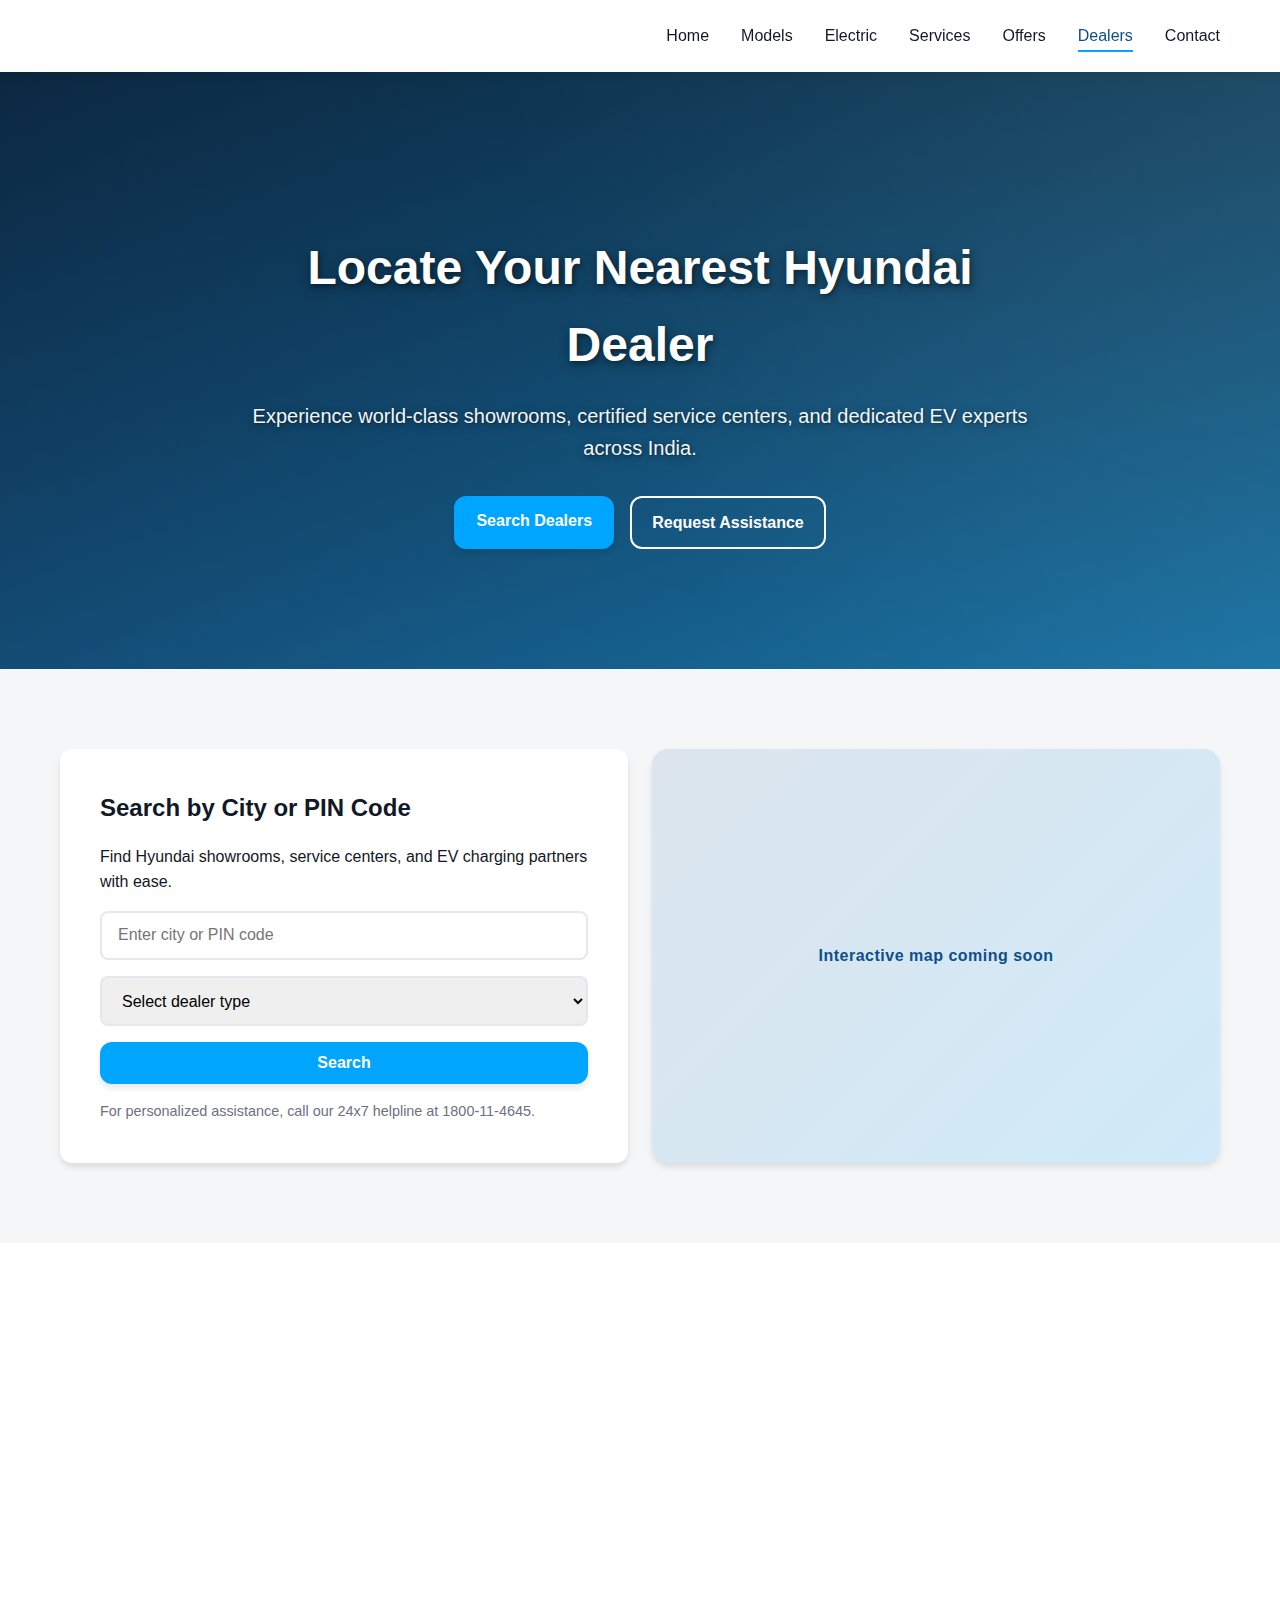
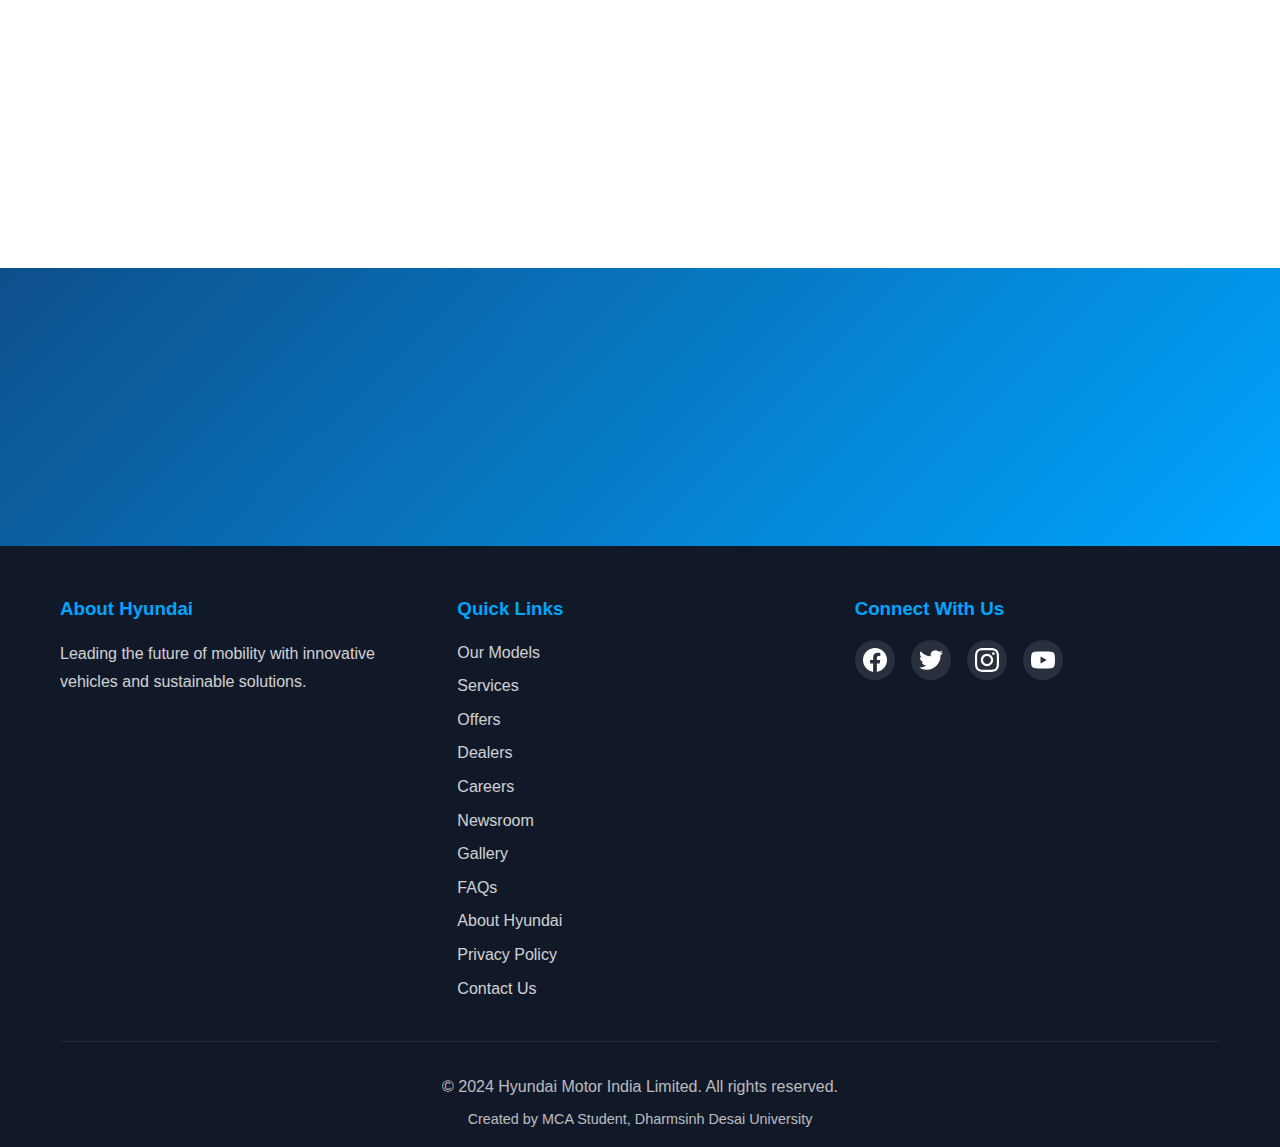
<file: dealers.html>
<!DOCTYPE html>
<html lang="en">
<head>
    <meta charset="UTF-8">
    <meta name="viewport" content="width=device-width, initial-scale=1.0">
    <title>Hyundai India - Dealer Locator</title>
    <link rel="icon" type="image/svg+xml" href="assets/favicon.svg">
    <link rel="stylesheet" href="css/global.css">
    <link rel="stylesheet" href="css/pages/dealers.css">
</head>
<body>
    <nav class="navbar" id="navbar">
        <div class="nav-container">
            <div class="nav-logo">
                <img src="assets/logo.svg" alt="Hyundai Logo" class="logo-img">
            </div>
            <ul class="nav-menu" id="navMenu">
                <li><a href="index.html#home" class="nav-link" data-page="home">Home</a></li>
                <li><a href="models.html" class="nav-link" data-page="models">Models</a></li>
                <li><a href="ev.html" class="nav-link" data-page="ev">Electric</a></li>
                <li><a href="services.html" class="nav-link" data-page="services">Services</a></li>
                <li><a href="offers.html" class="nav-link" data-page="offers">Offers</a></li>
                <li><a href="dealers.html" class="nav-link" data-page="dealers">Dealers</a></li>
                <li><a href="contact.html" class="nav-link" data-page="contact">Contact</a></li>
            </ul>
            <div class="hamburger" id="hamburger">
                <span></span>
                <span></span>
                <span></span>
            </div>
        </div>
    </nav>

    <main>
        <section class="page-hero">
            <div class="page-hero-overlay"></div>
            <div class="container">
                <div class="page-hero-content reveal">
                    <h1 class="page-title">Locate Your Nearest Hyundai Dealer</h1>
                    <p class="page-subtitle">Experience world-class showrooms, certified service centers, and dedicated EV experts across India.</p>
                    <div class="btn-group">
                        <a href="#search" class="btn btn-primary" data-no-transition="true">Search Dealers</a>
                        <a href="contact.html" class="btn btn-secondary">Request Assistance</a>
                    </div>
                </div>
            </div>
        </section>

        <section class="page-section light" id="search">
            <div class="container reveal">
                <div class="dealer-search">
                    <div class="surface-card">
                        <h2>Search by City or PIN Code</h2>
                        <p>Find Hyundai showrooms, service centers, and EV charging partners with ease.</p>
                        <form>
                            <input type="text" placeholder="Enter city or PIN code">
                            <select>
                                <option>Select dealer type</option>
                                <option>Sales Showroom</option>
                                <option>Service Workshop</option>
                                <option>EV Expert Center</option>
                            </select>
                            <button type="button" class="btn btn-primary" data-no-transition="true">Search</button>
                        </form>
                        <p style="color: var(--gray); font-size: 0.9rem;">For personalized assistance, call our 24x7 helpline at 1800-11-4645.</p>
                    </div>
                    <div class="map-placeholder">
                        Interactive map coming soon
                    </div>
                </div>
            </div>
        </section>

        <section class="page-section">
            <div class="container reveal">
                <h2 class="section-title">Top Rated Dealers</h2>
                <p class="section-subtitle">Customer-loved dealerships with premium experience and expert advisors.</p>
                <div class="dealer-grid">
                    <div class="dealer-card">
                        <h3>Shreenath Hyundai - Ahmedabad</h3>
                        <address>
                            15, S.G. Highway, Opp. Rajpath Club,<br>
                            Bodakdev, Ahmedabad - 380054
                        </address>
                        <div class="contact-info">
                            <span>T: +91 79 4000 1234</span>
                            <span>E: info@shreenathhyundai.com</span>
                        </div>
                        <div class="dealer-services">
                            <span>Sales</span>
                            <span>Service</span>
                            <span>EV</span>
                        </div>
                    </div>
                    <div class="dealer-card">
                        <h3>Advaith Hyundai - Bengaluru</h3>
                        <address>
                            89/1, Hosur Main Road,<br>
                            Adugodi, Bengaluru - 560030
                        </address>
                        <div class="contact-info">
                            <span>T: +91 80 4347 1111</span>
                            <span>E: support@advaithhyundai.com</span>
                        </div>
                        <div class="dealer-services">
                            <span>Sales</span>
                            <span>Service</span>
                            <span>Accessories</span>
                        </div>
                    </div>
                    <div class="dealer-card">
                        <h3>Sunrise Hyundai - New Delhi</h3>
                        <address>
                            A-12, Outer Ring Road, Sector 5,<br>
                            Rohini, New Delhi - 110085
                        </address>
                        <div class="contact-info">
                            <span>T: +91 11 4700 5678</span>
                            <span>E: care@sunrisehyundai.in</span>
                        </div>
                        <div class="dealer-services">
                            <span>Service</span>
                            <span>Bodyshop</span>
                            <span>EV</span>
                        </div>
                    </div>
                </div>
            </div>
        </section>

        <section class="page-section dark">
            <div class="container reveal">
                <div class="cta-content">
                    <h2>Need Help Choosing?</h2>
                    <p>Our consultants can connect you with the right dealership, arrange test drives, and guide you through finance options.</p>
                    <div class="btn-group" style="justify-content: center;">
                        <a href="contact.html" class="btn btn-secondary">Request a Callback</a>
                        <a href="offers.html" class="btn btn-primary">View Offers</a>
                    </div>
                </div>
            </div>
        </section>
    </main>

    <footer class="footer">
        <div class="footer-container">
            <div class="footer-content">
                <div class="footer-section">
                    <h3>About Hyundai</h3>
                    <p>Leading the future of mobility with innovative vehicles and sustainable solutions.</p>
                </div>
                <div class="footer-section">
                    <h3>Quick Links</h3>
                    <ul>
                        <li><a href="models.html">Our Models</a></li>
                        <li><a href="services.html">Services</a></li>
                        <li><a href="offers.html">Offers</a></li>
                        <li><a href="dealers.html">Dealers</a></li>
                        <li><a href="careers.html">Careers</a></li>
                        <li><a href="news.html">Newsroom</a></li>
                        <li><a href="gallery.html">Gallery</a></li>
                        <li><a href="faqs.html">FAQs</a></li>
                        <li><a href="about.html">About Hyundai</a></li>
                        <li><a href="privacy.html">Privacy Policy</a></li>
                        <li><a href="contact.html">Contact Us</a></li>
                    </ul>
                </div>
                <div class="footer-section">
                    <h3>Connect With Us</h3>
                    <div class="social-icons">
                        <a href="#" aria-label="Facebook"><svg width="24" height="24" viewBox="0 0 24 24" fill="currentColor"><path d="M24 12.073c0-6.627-5.373-12-12-12s-12 5.373-12 12c0 5.99 4.388 10.954 10.125 11.854v-8.385H7.078v-3.47h3.047V9.43c0-3.007 1.792-4.669 4.533-4.669 1.312 0 2.686.235 2.686.235v2.953H15.83c-1.491 0-1.956.925-1.956 1.874v2.25h3.328l-.532 3.47h-2.796v8.385C19.612 23.027 24 18.062 24 12.073z"/></svg></a>
                        <a href="#" aria-label="Twitter"><svg width="24" height="24" viewBox="0 0 24 24" fill="currentColor"><path d="M23.953 4.57a10 10 0 01-2.825.775 4.958 4.958 0 002.163-2.723c-.951.555-2.005.959-3.127 1.184a4.92 4.92 0 00-8.384 4.482C7.69 8.095 4.067 6.13 1.64 3.162a4.822 4.822 0 00-.666 2.475c0 1.71.87 3.213 2.188 4.096a4.904 4.904 0 01-2.228-.616v.06a4.923 4.923 0 003.946 4.827 4.996 4.996 0 01-2.212.085 4.936 4.936 0 004.604 3.417 9.867 9.867 0 01-6.102 2.105c-.39 0-.779-.023-1.17-.067a13.995 13.995 0 007.557 2.209c9.053 0 13.998-7.496 13.998-13.985 0-.21 0-.42-.015-.63A9.935 9.935 0 0024 4.59z"/></svg></a>
                        <a href="#" aria-label="Instagram"><svg width="24" height="24" viewBox="0 0 24 24" fill="currentColor"><path d="M12 0C8.74 0 8.333.015 7.053.072 5.775.132 4.905.333 4.14.63c-.789.306-1.459.717-2.126 1.384S.935 3.35.63 4.14C.333 4.905.131 5.775.072 7.053.012 8.333 0 8.74 0 12s.015 3.667.072 4.947c.06 1.277.261 2.148.558 2.913.306.788.717 1.459 1.384 2.126.667.666 1.336 1.079 2.126 1.384.766.296 1.636.499 2.913.558C8.333 23.988 8.74 24 12 24s3.667-.015 4.947-.072c1.277-.06 2.148-.262 2.913-.558.788-.306 1.459-.718 2.126-1.384.666-.667 1.079-1.335 1.384-2.126.296-.765.499-1.636.558-2.913.06-1.28.072-1.687.072-4.947s-.015-3.667-.072-4.947c-.06-1.277-.262-2.149-.558-2.913-.306-.789-.718-1.459-1.384-2.126C21.319 1.347 20.651.935 19.86.63c-.765-.297-1.636-.499-2.913-.558C15.667.012 15.26 0 12 0zm0 2.16c3.203 0 3.585.016 4.85.071 1.17.055 1.805.249 2.227.415.562.217.96.477 1.382.896.419.42.679.819.896 1.381.164.422.36 1.057.413 2.227.057 1.266.07 1.646.07 4.85s-.015 3.585-.074 4.85c-.061 1.17-.249 1.805-.415 2.227-.217.562-.477.96-.896 1.382-.42.419-.82.679-1.38.896-.42.164-1.065.36-2.235.413-1.274.057-1.649.07-4.859.07-3.211 0-3.586-.015-4.859-.074-1.171-.061-1.816-.256-2.236-.415-.569-.224-.96-.479-1.379-.897-.419-.419-.69-.824-.9-1.38-.165-.42-.359-1.065-.413-2.235-.057-1.274-.07-1.649-.07-4.844 0-3.196.016-3.586.074-4.861.061-1.17.255-1.814.415-2.234.217-.562.478-.96.897-1.382.419-.419.824-.689 1.38-.896.42-.166 1.051-.361 2.221-.415 1.275-.057 1.65-.07 4.859-.07zm0 3.678c-3.405 0-6.162 2.76-6.162 6.162 0 3.405 2.76 6.162 6.162 6.162 3.405 0 6.162-2.76 6.162-6.162 0-3.405-2.76-6.162-6.162-6.162zM12 16c-2.21 0-4-1.79-4-4s1.79-4 4-4 4 1.79 4 4-1.79 4-4 4zm7.846-10.405c0 .795-.646 1.44-1.44 1.44-.795 0-1.44-.646-1.44-1.44 0-.794.646-1.439 1.44-1.439.793-.001 1.44.645 1.44 1.439z"/></svg></a>
                        <a href="#" aria-label="YouTube"><svg width="24" height="24" viewBox="0 0 24 24" fill="currentColor"><path d="M23.498 6.186a3.016 3.016 0 0 0-2.122-2.136C19.505 3.545 12 3.545 12 3.545s-7.505 0-9.377.505A3.017 3.017 0 0 0 .502 6.186C0 8.07 0 12 0 12s0 3.93.502 5.814a3.016 3.016 0 0 0 2.122 2.136c1.871.505 9.376.505 9.376.505s7.505 0 9.377-.505a3.015 3.015 0 0 0 2.122-2.136C24 15.93 24 12 24 12s0-3.93-.502-5.814zM9.545 15.568V8.432L15.818 12l-6.273 3.568z"/></svg></a>
                    </div>
                </div>
            </div>
            <div class="footer-bottom">
                <p>&copy; 2024 Hyundai Motor India Limited. All rights reserved.</p>
                <p class="credits">Created by MCA Student, Dharmsinh Desai University</p>
            </div>
        </div>
        <button class="back-to-top" id="backToTop" aria-label="Back to top">
            <svg width="20" height="20" viewBox="0 0 24 24" fill="none" stroke="currentColor" stroke-width="2">
                <path d="M18 15l-6-6-6 6"/>
            </svg>
        </button>
    </footer>

    <script src="js/global.js"></script>
    <script src="js/pages/dealers.js"></script>
</body>
</html>
</file>
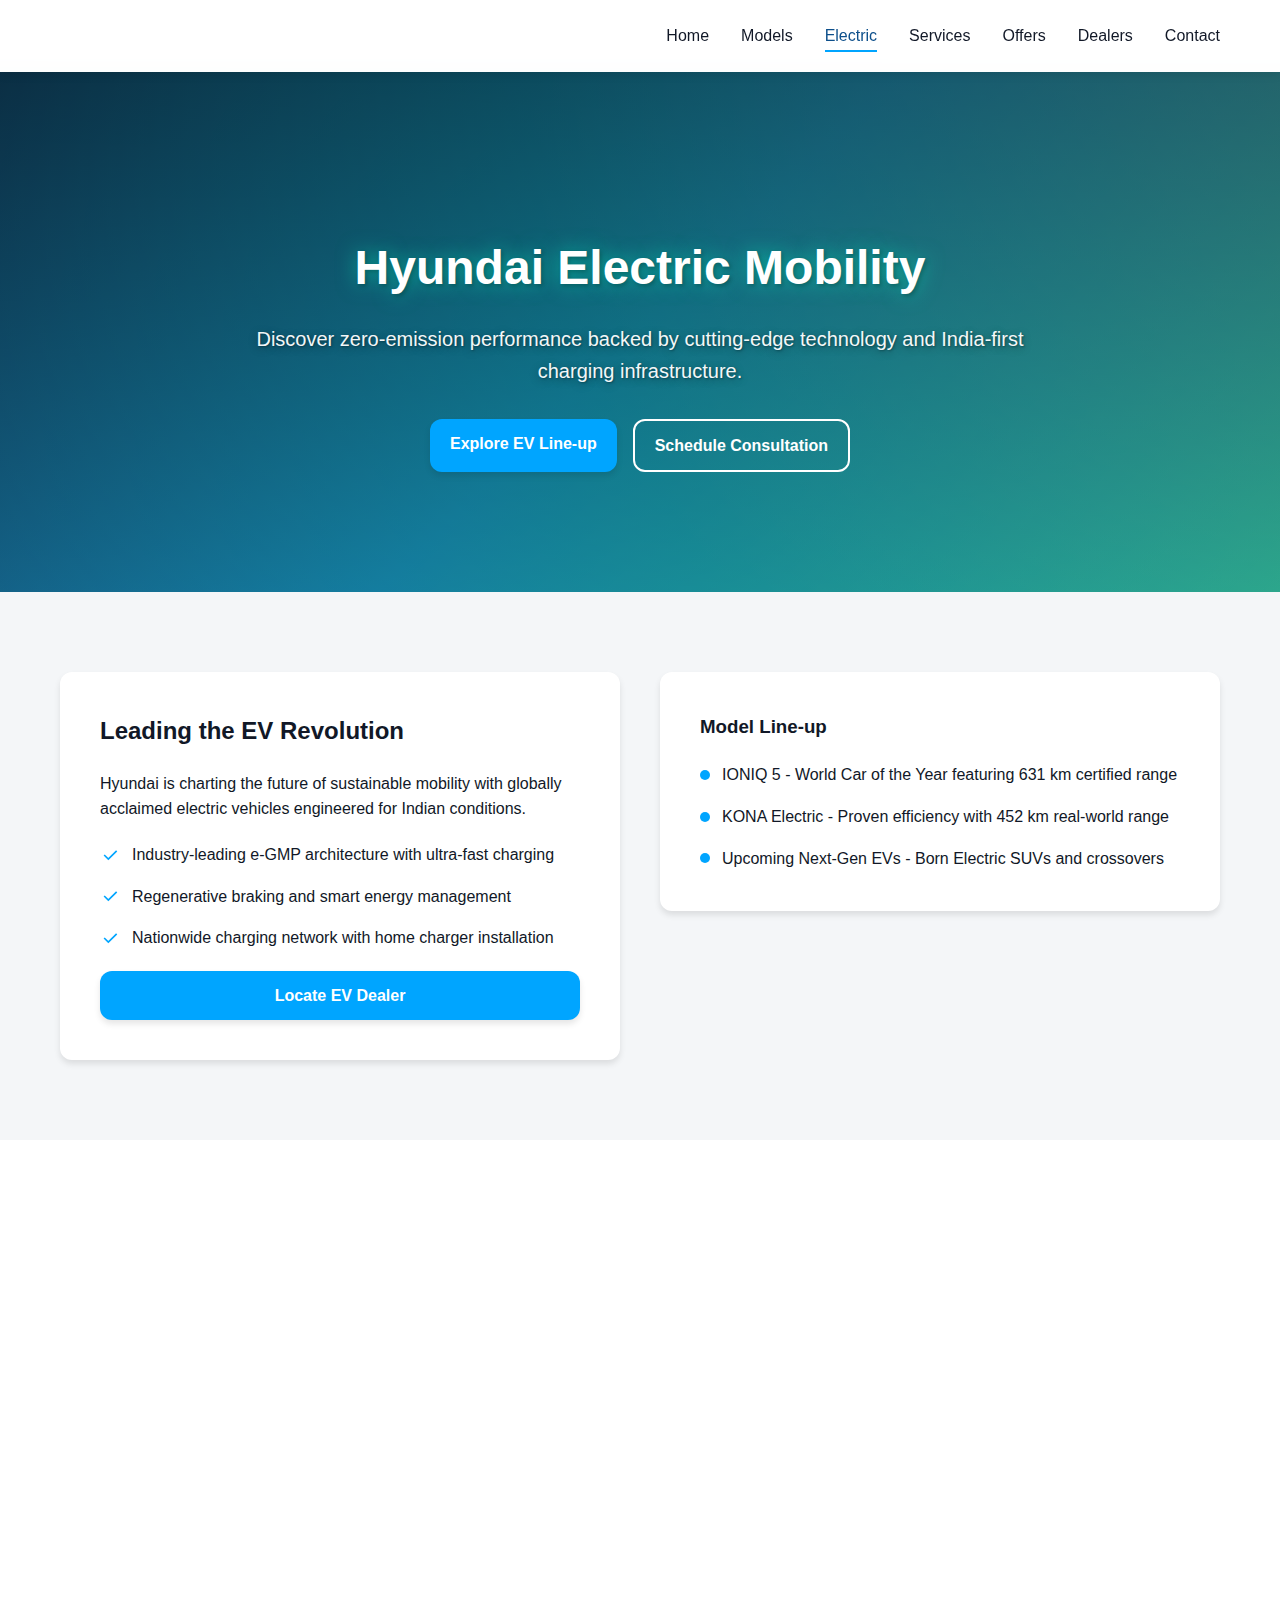
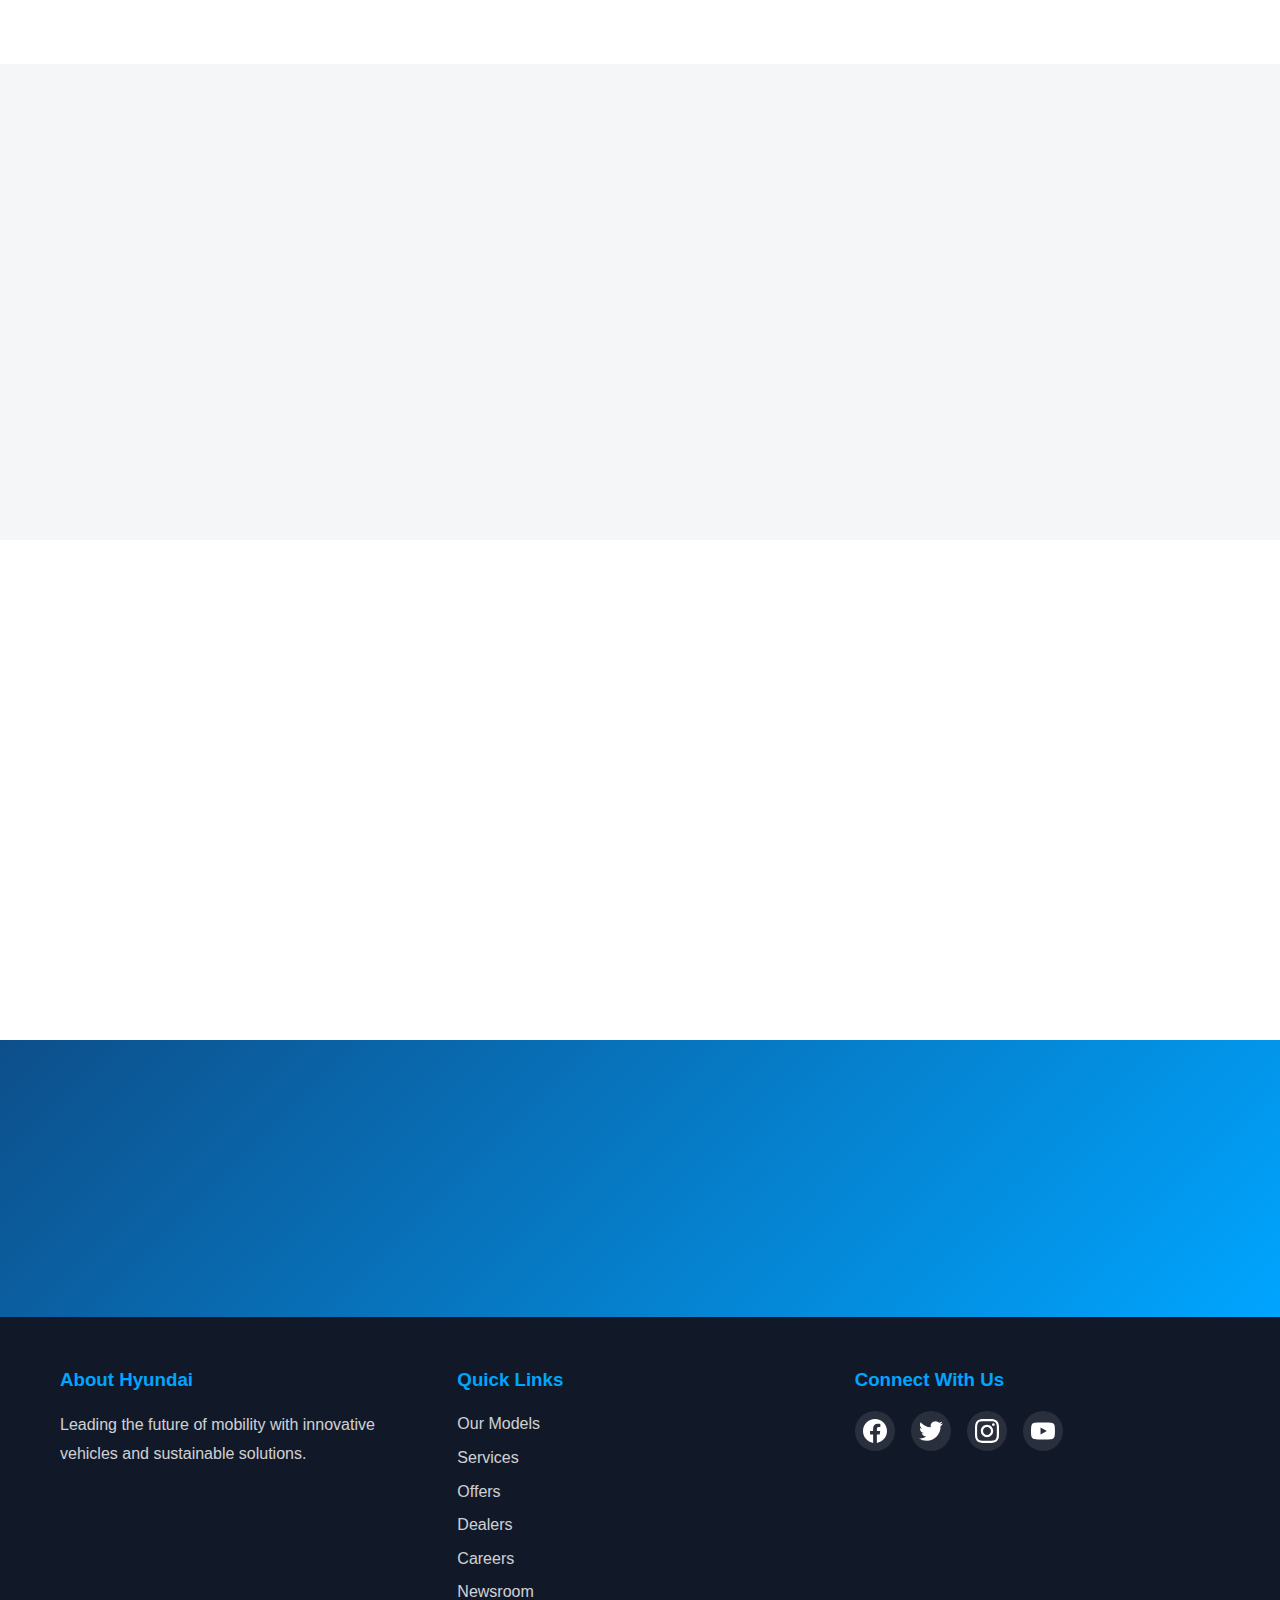
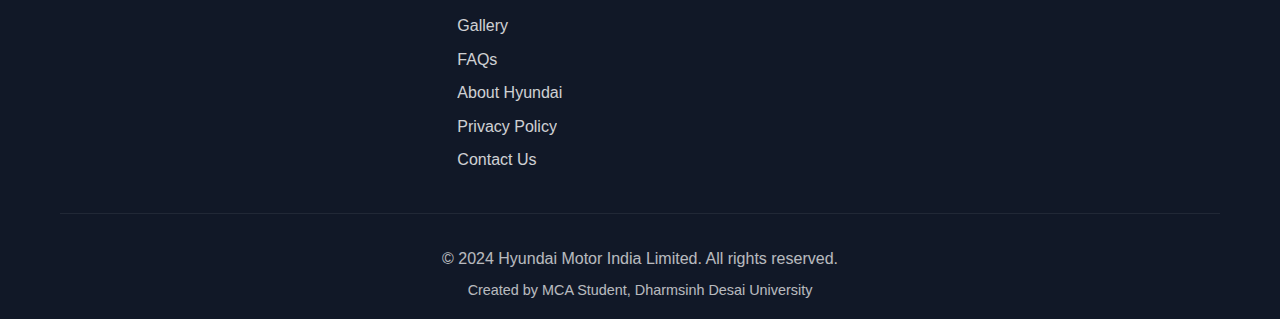
<file: ev.html>
<!DOCTYPE html>
<html lang="en">
<head>
    <meta charset="UTF-8">
    <meta name="viewport" content="width=device-width, initial-scale=1.0">
    <title>Hyundai India - Electric Vehicles</title>
    <link rel="icon" type="image/svg+xml" href="assets/favicon.svg">
    <link rel="stylesheet" href="css/global.css">
    <link rel="stylesheet" href="css/pages/ev.css">
</head>
<body class="ev-page">
    <nav class="navbar" id="navbar">
        <div class="nav-container">
            <div class="nav-logo">
                <img src="assets/logo.svg" alt="Hyundai Logo" class="logo-img">
            </div>
            <ul class="nav-menu" id="navMenu">
                <li><a href="index.html#home" class="nav-link" data-page="home">Home</a></li>
                <li><a href="models.html" class="nav-link" data-page="models">Models</a></li>
                <li><a href="ev.html" class="nav-link" data-page="ev">Electric</a></li>
                <li><a href="services.html" class="nav-link" data-page="services">Services</a></li>
                <li><a href="offers.html" class="nav-link" data-page="offers">Offers</a></li>
                <li><a href="dealers.html" class="nav-link" data-page="dealers">Dealers</a></li>
                <li><a href="contact.html" class="nav-link" data-page="contact">Contact</a></li>
            </ul>
            <div class="hamburger" id="hamburger">
                <span></span>
                <span></span>
                <span></span>
            </div>
        </div>
    </nav>

    <main>
        <section class="page-hero">
            <div class="page-hero-overlay"></div>
            <div class="container">
                <div class="page-hero-content reveal">
                    <h1 class="page-title">Hyundai Electric Mobility</h1>
                    <p class="page-subtitle">Discover zero-emission performance backed by cutting-edge technology and India-first charging infrastructure.</p>
                    <div class="btn-group">
                        <a href="model-detail.html" class="btn btn-primary">Explore EV Line-up</a>
                        <a href="contact.html" class="btn btn-secondary">Schedule Consultation</a>
                    </div>
                </div>
            </div>
        </section>

        <section class="page-section light">
            <div class="container reveal">
                <div class="ev-overview">
                    <div class="surface-card">
                        <h2>Leading the EV Revolution</h2>
                        <p>Hyundai is charting the future of sustainable mobility with globally acclaimed electric vehicles engineered for Indian conditions.</p>
                        <ul class="benefits-list">
                            <li>
                                <svg width="20" height="20" viewBox="0 0 24 24" fill="none" stroke="currentColor" stroke-width="2"><path d="M5 12l5 5L20 7"/></svg>
                                Industry-leading e-GMP architecture with ultra-fast charging
                            </li>
                            <li>
                                <svg width="20" height="20" viewBox="0 0 24 24" fill="none" stroke="currentColor" stroke-width="2"><path d="M5 12l5 5L20 7"/></svg>
                                Regenerative braking and smart energy management
                            </li>
                            <li>
                                <svg width="20" height="20" viewBox="0 0 24 24" fill="none" stroke="currentColor" stroke-width="2"><path d="M5 12l5 5L20 7"/></svg>
                                Nationwide charging network with home charger installation
                            </li>
                        </ul>
                        <a href="dealers.html" class="btn btn-primary">Locate EV Dealer</a>
                    </div>
                    <div class="surface-card">
                        <h3>Model Line-up</h3>
                        <ul class="details-list">
                            <li>IONIQ 5 - World Car of the Year featuring 631 km certified range</li>
                            <li>KONA Electric - Proven efficiency with 452 km real-world range</li>
                            <li>Upcoming Next-Gen EVs - Born Electric SUVs and crossovers</li>
                        </ul>
                    </div>
                </div>
            </div>
        </section>

        <section class="page-section">
            <div class="container reveal">
                <h2 class="section-title">Performance &amp; Efficiency</h2>
                <p class="section-subtitle">Engineered to deliver exhilarating power while optimizing every watt.</p>
                <div class="ev-stats">
                    <div class="ev-stat-card">
                        <h4>631 km</h4>
                        <span>ARAI Certified Range</span>
                    </div>
                    <div class="ev-stat-card">
                        <h4>18 min</h4>
                        <span>10% to 80% Rapid Charge*</span>
                    </div>
                    <div class="ev-stat-card">
                        <h4>350 kW</h4>
                        <span>Ultra-fast Charging Capability</span>
                    </div>
                    <div class="ev-stat-card">
                        <h4>217 PS</h4>
                        <span>Instant Torque Delivery</span>
                    </div>
                </div>
                <p style="margin-top: 1rem; color: var(--gray); font-size: 0.9rem;">*Under controlled conditions using 350 kW DC charger.</p>
            </div>
        </section>

        <section class="page-section light">
            <div class="container reveal">
                <div class="ev-callout">
                    <figure>
                        <img src="assets/images/cars/car4.svg" alt="Hyundai IONIQ 5" loading="lazy">
                    </figure>
                    <div class="content">
                        <h2 class="section-title" style="text-align: left;">IONIQ Care Package</h2>
                        <p>Comprehensive ownership package offering roadside assistance, battery warranty up to 8 years, and dedicated EV care specialists.</p>
                        <ul class="benefits-list">
                            <li>
                                <svg width="20" height="20" viewBox="0 0 24 24" fill="none" stroke="currentColor" stroke-width="2"><path d="M5 12l5 5L20 7"/></svg>
                                Complimentary home charger installation and training
                            </li>
                            <li>
                                <svg width="20" height="20" viewBox="0 0 24 24" fill="none" stroke="currentColor" stroke-width="2"><path d="M5 12l5 5L20 7"/></svg>
                                24x7 EV specialized roadside support
                            </li>
                        </ul>
                        <a href="services.html" class="btn btn-outline">Learn About EV Services</a>
                    </div>
                </div>
            </div>
        </section>

        <section class="page-section">
            <div class="container reveal">
                <h2 class="section-title">Charging Ecosystem</h2>
                <p class="section-subtitle">Seamless charging at home, at work, and on the go with Hyundai&#39;s growing network.</p>
                <div class="charging-timeline">
                    <div class="timeline-card">
                        <h3>Home Charger</h3>
                        <p>7.4 kW AC Wall Box with smart scheduling and charging analytics via Bluelink app.</p>
                    </div>
                    <div class="timeline-card">
                        <h3>Public Fast Charging</h3>
                        <p>Access 1,500+ charging stations across metros and highways with real-time availability.</p>
                    </div>
                    <div class="timeline-card">
                        <h3>Destination Charging</h3>
                        <p>Partner locations at malls, hotels, and corporate parks ensure convenient top-ups.</p>
                    </div>
                </div>
            </div>
        </section>

        <section class="page-section dark">
            <div class="container reveal">
                <div class="cta-content">
                    <h2>Ready to Go Electric?</h2>
                    <p>Our EV experts can help you choose the right model, charging solution, and financing plan tailored to your needs.</p>
                    <div class="btn-group" style="justify-content: center;">
                        <a href="model-detail.html" class="btn btn-secondary">Compare EVs</a>
                        <a href="contact.html" class="btn btn-primary">Talk to Specialist</a>
                    </div>
                </div>
            </div>
        </section>
    </main>

    <footer class="footer">
        <div class="footer-container">
            <div class="footer-content">
                <div class="footer-section">
                    <h3>About Hyundai</h3>
                    <p>Leading the future of mobility with innovative vehicles and sustainable solutions.</p>
                </div>
                <div class="footer-section">
                    <h3>Quick Links</h3>
                    <ul>
                        <li><a href="models.html">Our Models</a></li>
                        <li><a href="services.html">Services</a></li>
                        <li><a href="offers.html">Offers</a></li>
                        <li><a href="dealers.html">Dealers</a></li>
                        <li><a href="careers.html">Careers</a></li>
                        <li><a href="news.html">Newsroom</a></li>
                        <li><a href="gallery.html">Gallery</a></li>
                        <li><a href="faqs.html">FAQs</a></li>
                        <li><a href="about.html">About Hyundai</a></li>
                        <li><a href="privacy.html">Privacy Policy</a></li>
                        <li><a href="contact.html">Contact Us</a></li>
                    </ul>
                </div>
                <div class="footer-section">
                    <h3>Connect With Us</h3>
                    <div class="social-icons">
                        <a href="#" aria-label="Facebook"><svg width="24" height="24" viewBox="0 0 24 24" fill="currentColor"><path d="M24 12.073c0-6.627-5.373-12-12-12s-12 5.373-12 12c0 5.99 4.388 10.954 10.125 11.854v-8.385H7.078v-3.47h3.047V9.43c0-3.007 1.792-4.669 4.533-4.669 1.312 0 2.686.235 2.686.235v2.953H15.83c-1.491 0-1.956.925-1.956 1.874v2.25h3.328l-.532 3.47h-2.796v8.385C19.612 23.027 24 18.062 24 12.073z"/></svg></a>
                        <a href="#" aria-label="Twitter"><svg width="24" height="24" viewBox="0 0 24 24" fill="currentColor"><path d="M23.953 4.57a10 10 0 01-2.825.775 4.958 4.958 0 002.163-2.723c-.951.555-2.005.959-3.127 1.184a4.92 4.92 0 00-8.384 4.482C7.69 8.095 4.067 6.13 1.64 3.162a4.822 4.822 0 00-.666 2.475c0 1.71.87 3.213 2.188 4.096a4.904 4.904 0 01-2.228-.616v.06a4.923 4.923 0 003.946 4.827 4.996 4.996 0 01-2.212.085 4.936 4.936 0 004.604 3.417 9.867 9.867 0 01-6.102 2.105c-.39 0-.779-.023-1.17-.067a13.995 13.995 0 007.557 2.209c9.053 0 13.998-7.496 13.998-13.985 0-.21 0-.42-.015-.63A9.935 9.935 0 0024 4.59z"/></svg></a>
                        <a href="#" aria-label="Instagram"><svg width="24" height="24" viewBox="0 0 24 24" fill="currentColor"><path d="M12 0C8.74 0 8.333.015 7.053.072 5.775.132 4.905.333 4.14.63c-.789.306-1.459.717-2.126 1.384S.935 3.35.63 4.14C.333 4.905.131 5.775.072 7.053.012 8.333 0 8.74 0 12s.015 3.667.072 4.947c.06 1.277.261 2.148.558 2.913.306.788.717 1.459 1.384 2.126.667.666 1.336 1.079 2.126 1.384.766.296 1.636.499 2.913.558C8.333 23.988 8.74 24 12 24s3.667-.015 4.947-.072c1.277-.06 2.148-.262 2.913-.558.788-.306 1.459-.718 2.126-1.384.666-.667 1.079-1.335 1.384-2.126.296-.765.499-1.636.558-2.913.06-1.28.072-1.687.072-4.947s-.015-3.667-.072-4.947c-.06-1.277-.262-2.149-.558-2.913-.306-.789-.718-1.459-1.384-2.126C21.319 1.347 20.651.935 19.86.63c-.765-.297-1.636-.499-2.913-.558C15.667.012 15.26 0 12 0zm0 2.16c3.203 0 3.585.016 4.85.071 1.17.055 1.805.249 2.227.415.562.217.96.477 1.382.896.419.42.679.819.896 1.381.164.422.36 1.057.413 2.227.057 1.266.07 1.646.07 4.85s-.015 3.585-.074 4.85c-.061 1.17-.249 1.805-.415 2.227-.217.562-.477.96-.896 1.382-.42.419-.82.679-1.38.896-.42.164-1.065.36-2.235.413-1.274.057-1.649.07-4.859.07-3.211 0-3.586-.015-4.859-.074-1.171-.061-1.816-.256-2.236-.415-.569-.224-.96-.479-1.379-.897-.419-.419-.69-.824-.9-1.38-.165-.42-.359-1.065-.413-2.235-.057-1.274-.07-1.649-.07-4.844 0-3.196.016-3.586.074-4.861.061-1.17.255-1.814.415-2.234.217-.562.478-.96.897-1.382.419-.419.824-.689 1.38-.896.42-.166 1.051-.361 2.221-.415 1.275-.057 1.65-.07 4.859-.07zm0 3.678c-3.405 0-6.162 2.76-6.162 6.162 0 3.405 2.76 6.162 6.162 6.162 3.405 0 6.162-2.76 6.162-6.162 0-3.405-2.76-6.162-6.162-6.162zM12 16c-2.21 0-4-1.79-4-4s1.79-4 4-4 4 1.79 4 4-1.79 4-4 4zm7.846-10.405c0 .795-.646 1.44-1.44 1.44-.795 0-1.44-.646-1.44-1.44 0-.794.646-1.439 1.44-1.439.793-.001 1.44.645 1.44 1.439z"/></svg></a>
                        <a href="#" aria-label="YouTube"><svg width="24" height="24" viewBox="0 0 24 24" fill="currentColor"><path d="M23.498 6.186a3.016 3.016 0 0 0-2.122-2.136C19.505 3.545 12 3.545 12 3.545s-7.505 0-9.377.505A3.017 3.017 0 0 0 .502 6.186C0 8.07 0 12 0 12s0 3.93.502 5.814a3.016 3.016 0 0 0 2.122 2.136c1.871.505 9.376.505 9.376.505s7.505 0 9.377-.505a3.015 3.015 0 0 0 2.122-2.136C24 15.93 24 12 24 12s0-3.93-.502-5.814zM9.545 15.568V8.432L15.818 12l-6.273 3.568z"/></svg></a>
                    </div>
                </div>
            </div>
            <div class="footer-bottom">
                <p>&copy; 2024 Hyundai Motor India Limited. All rights reserved.</p>
                <p class="credits">Created by MCA Student, Dharmsinh Desai University</p>
            </div>
        </div>
        <button class="back-to-top" id="backToTop" aria-label="Back to top">
            <svg width="20" height="20" viewBox="0 0 24 24" fill="none" stroke="currentColor" stroke-width="2">
                <path d="M18 15l-6-6-6 6"/>
            </svg>
        </button>
    </footer>

    <script src="js/global.js"></script>
    <script src="js/pages/ev.js"></script>
</body>
</html>
</file>
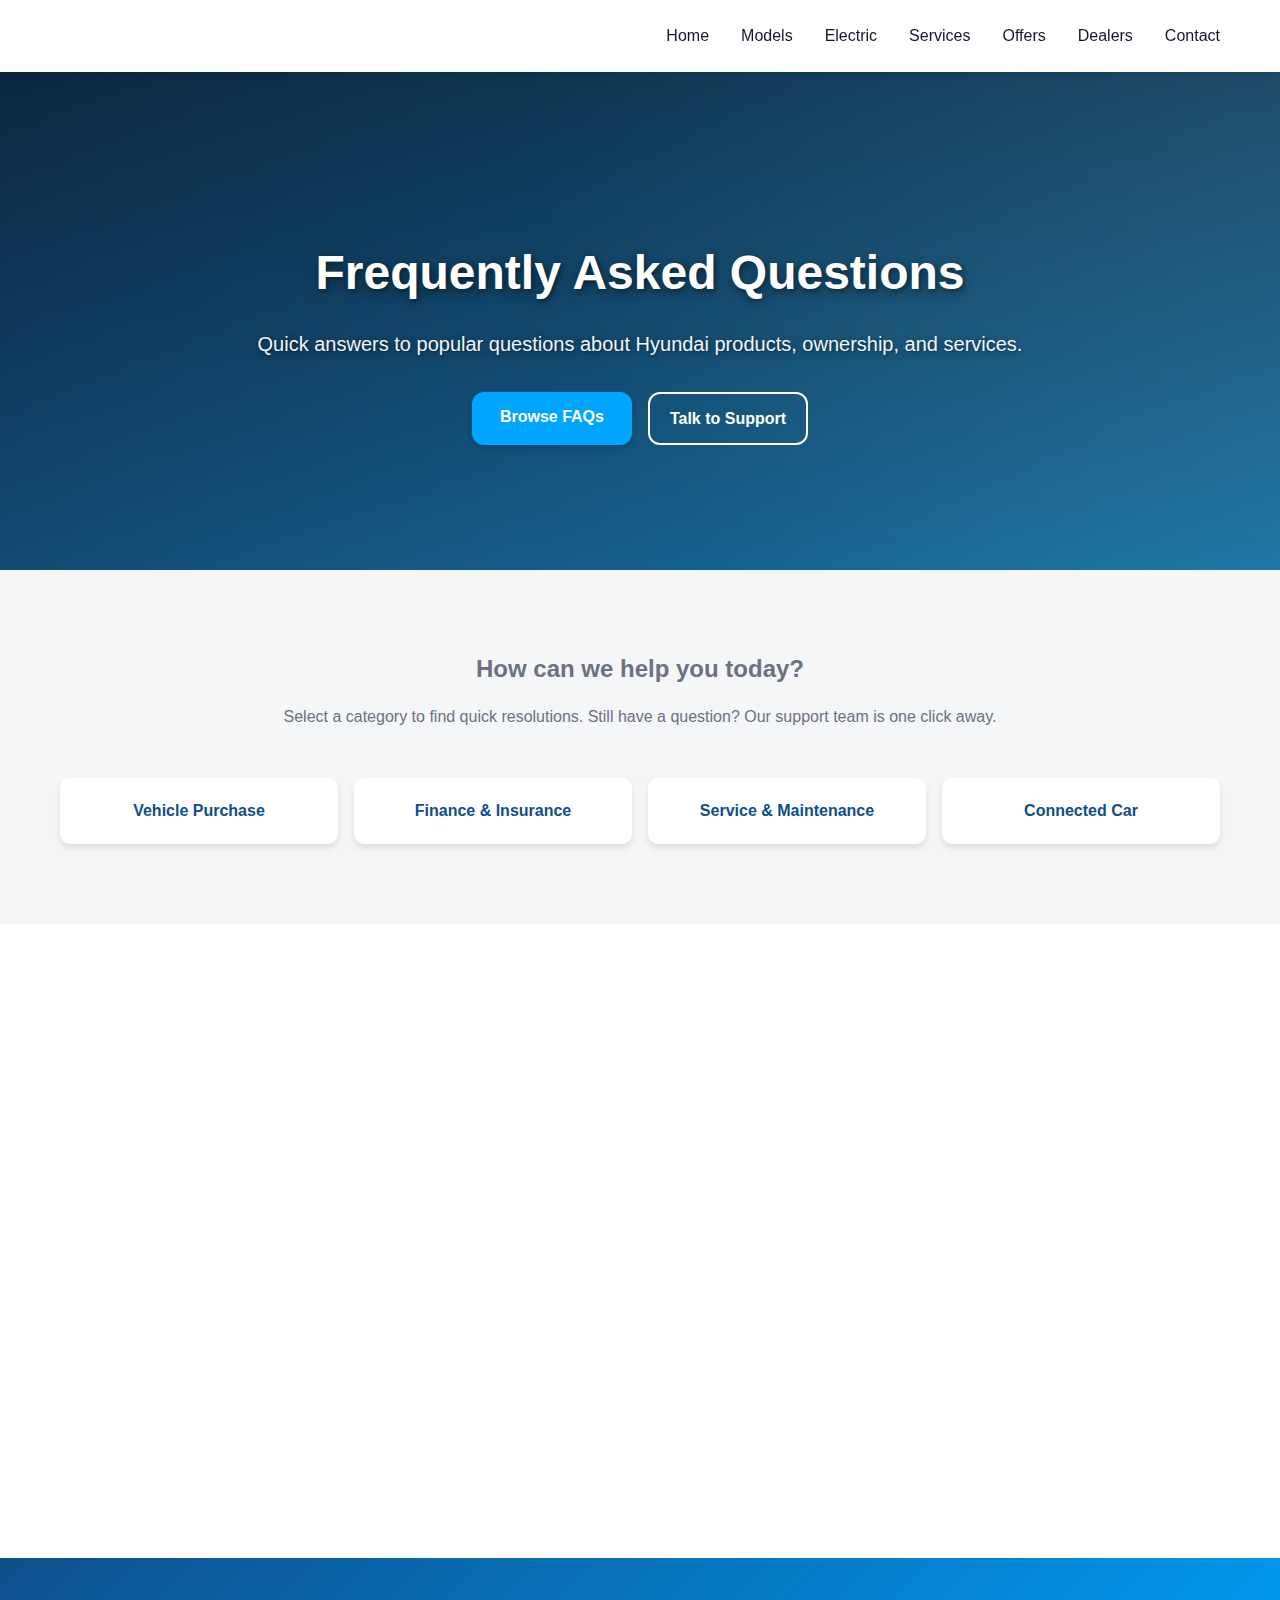
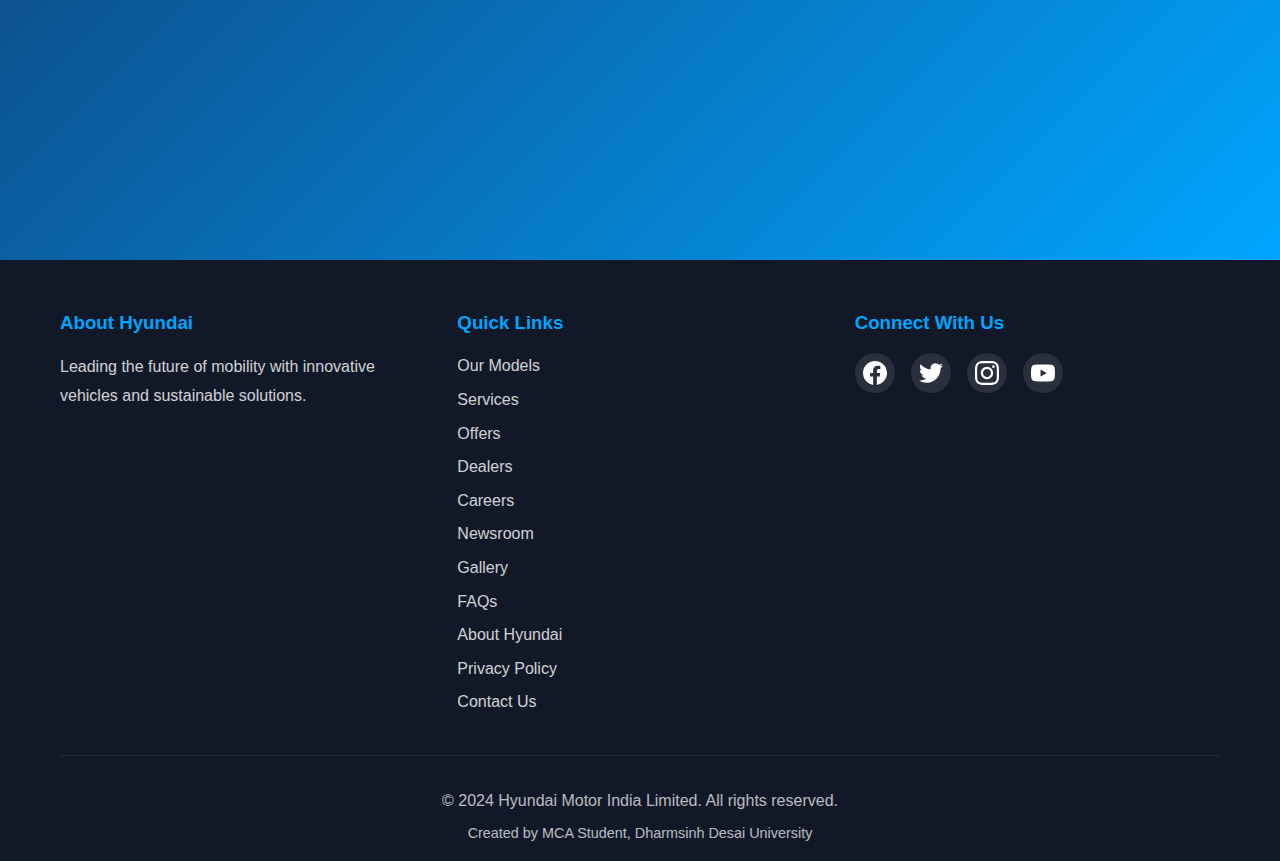
<file: faqs.html>
<!DOCTYPE html>
<html lang="en">
<head>
    <meta charset="UTF-8">
    <meta name="viewport" content="width=device-width, initial-scale=1.0">
    <title>Hyundai India - FAQs</title>
    <link rel="icon" type="image/svg+xml" href="assets/favicon.svg">
    <link rel="stylesheet" href="css/global.css">
    <link rel="stylesheet" href="css/pages/faqs.css">
</head>
<body>
    <nav class="navbar" id="navbar">
        <div class="nav-container">
            <div class="nav-logo">
                <img src="assets/logo.svg" alt="Hyundai Logo" class="logo-img">
            </div>
            <ul class="nav-menu" id="navMenu">
                <li><a href="index.html#home" class="nav-link" data-page="home">Home</a></li>
                <li><a href="models.html" class="nav-link" data-page="models">Models</a></li>
                <li><a href="ev.html" class="nav-link" data-page="ev">Electric</a></li>
                <li><a href="services.html" class="nav-link" data-page="services">Services</a></li>
                <li><a href="offers.html" class="nav-link" data-page="offers">Offers</a></li>
                <li><a href="dealers.html" class="nav-link" data-page="dealers">Dealers</a></li>
                <li><a href="contact.html" class="nav-link" data-page="contact">Contact</a></li>
            </ul>
            <div class="hamburger" id="hamburger">
                <span></span>
                <span></span>
                <span></span>
            </div>
        </div>
    </nav>

    <main>
        <section class="page-hero">
            <div class="page-hero-overlay"></div>
            <div class="container">
                <div class="page-hero-content reveal">
                    <h1 class="page-title">Frequently Asked Questions</h1>
                    <p class="page-subtitle">Quick answers to popular questions about Hyundai products, ownership, and services.</p>
                    <div class="btn-group">
                        <a href="#faqs" class="btn btn-primary" data-no-transition="true">Browse FAQs</a>
                        <a href="contact.html" class="btn btn-secondary">Talk to Support</a>
                    </div>
                </div>
            </div>
        </section>

        <section class="page-section light" id="faqs">
            <div class="container reveal">
                <div class="faq-intro">
                    <h2>How can we help you today?</h2>
                    <p>Select a category to find quick resolutions. Still have a question? Our support team is one click away.</p>
                </div>
                <div class="faq-categories">
                    <div class="faq-category">Vehicle Purchase</div>
                    <div class="faq-category">Finance &amp; Insurance</div>
                    <div class="faq-category">Service &amp; Maintenance</div>
                    <div class="faq-category">Connected Car</div>
                </div>
            </div>
        </section>

        <section class="page-section">
            <div class="container reveal">
                <div class="faq-accordion">
                    <div class="faq-item active">
                        <button class="faq-question">
                            What warranty coverage does Hyundai offer?
                            <svg width="20" height="20" viewBox="0 0 24 24"><path fill="currentColor" d="M12 15.5L6 9.5L7.41 8.09L12 12.67L16.59 8.09L18 9.5L12 15.5Z"/></svg>
                        </button>
                        <div class="faq-answer">
                            Hyundai vehicles come with a standard 3-year/unlimited kilometre warranty. Customers can extend coverage up to 7 years using the Hyundai Shield of Trust program.
                        </div>
                    </div>
                    <div class="faq-item">
                        <button class="faq-question">
                            How do I book a service appointment online?
                            <svg width="20" height="20" viewBox="0 0 24 24"><path fill="currentColor" d="M12 15.5L6 9.5L7.41 8.09L12 12.67L16.59 8.09L18 9.5L12 15.5Z"/></svg>
                        </button>
                        <div class="faq-answer">
                            You can schedule service via the Hyundai Care app, Bluelink connected car app, or by contacting your preferred dealership. Select your slot and receive instant confirmation.
                        </div>
                    </div>
                    <div class="faq-item">
                        <button class="faq-question">
                            What charging options are available for Hyundai EVs?
                            <svg width="20" height="20" viewBox="0 0 24 24"><path fill="currentColor" d="M12 15.5L6 9.5L7.41 8.09L12 12.67L16.59 8.09L18 9.5L12 15.5Z"/></svg>
                        </button>
                        <div class="faq-answer">
                            Hyundai offers complimentary home charger installation, access to 1500+ public charging stations, and partnerships with fast-charging networks across India.
                        </div>
                    </div>
                    <div class="faq-item">
                        <button class="faq-question">
                            How can I connect Bluelink to my smartphone?
                            <svg width="20" height="20" viewBox="0 0 24 24"><path fill="currentColor" d="M12 15.5L6 9.5L7.41 8.09L12 12.67L16.59 8.09L18 9.5L12 15.5Z"/></svg>
                        </button>
                        <div class="faq-answer">
                            Download the Bluelink app, register your vehicle VIN, and follow the on-screen steps. For assistance, visit your dealership or contact the Bluelink helpline.
                        </div>
                    </div>
                </div>
            </div>
        </section>

        <section class="page-section dark">
            <div class="container reveal">
                <div class="faq-support">
                    <h2>Need Personalized Assistance?</h2>
                    <p>Our customer relationship managers are available round the clock to ensure your Hyundai experience remains effortless.</p>
                    <div class="btn-group" style="justify-content: center;">
                        <a href="contact.html" class="btn btn-secondary">Submit a Request</a>
                        <a href="tel:1800114645" class="btn btn-primary" data-no-transition="true">Call 1800-11-4645</a>
                    </div>
                </div>
            </div>
        </section>
    </main>

    <footer class="footer">
        <div class="footer-container">
            <div class="footer-content">
                <div class="footer-section">
                    <h3>About Hyundai</h3>
                    <p>Leading the future of mobility with innovative vehicles and sustainable solutions.</p>
                </div>
                <div class="footer-section">
                    <h3>Quick Links</h3>
                    <ul>
                        <li><a href="models.html">Our Models</a></li>
                        <li><a href="services.html">Services</a></li>
                        <li><a href="offers.html">Offers</a></li>
                        <li><a href="dealers.html">Dealers</a></li>
                        <li><a href="careers.html">Careers</a></li>
                        <li><a href="news.html">Newsroom</a></li>
                        <li><a href="gallery.html">Gallery</a></li>
                        <li><a href="faqs.html">FAQs</a></li>
                        <li><a href="about.html">About Hyundai</a></li>
                        <li><a href="privacy.html">Privacy Policy</a></li>
                        <li><a href="contact.html">Contact Us</a></li>
                    </ul>
                </div>
                <div class="footer-section">
                    <h3>Connect With Us</h3>
                    <div class="social-icons">
                        <a href="#" aria-label="Facebook"><svg width="24" height="24" viewBox="0 0 24 24" fill="currentColor"><path d="M24 12.073c0-6.627-5.373-12-12-12s-12 5.373-12 12c0 5.99 4.388 10.954 10.125 11.854v-8.385H7.078v-3.47h3.047V9.43c0-3.007 1.792-4.669 4.533-4.669 1.312 0 2.686.235 2.686.235v2.953H15.83c-1.491 0-1.956.925-1.956 1.874v2.25h3.328l-.532 3.47h-2.796v8.385C19.612 23.027 24 18.062 24 12.073z"/></svg></a>
                        <a href="#" aria-label="Twitter"><svg width="24" height="24" viewBox="0 0 24 24" fill="currentColor"><path d="M23.953 4.57a10 10 0 01-2.825.775 4.958 4.958 0 002.163-2.723c-.951.555-2.005.959-3.127 1.184a4.92 4.92 0 00-8.384 4.482C7.69 8.095 4.067 6.13 1.64 3.162a4.822 4.822 0 00-.666 2.475c0 1.71.87 3.213 2.188 4.096a4.904 4.904 0 01-2.228-.616v.06a4.923 4.923 0 003.946 4.827 4.996 4.996 0 01-2.212.085 4.936 4.936 0 004.604 3.417 9.867 9.867 0 01-6.102 2.105c-.39 0-.779-.023-1.17-.067a13.995 13.995 0 007.557 2.209c9.053 0 13.998-7.496 13.998-13.985 0-.21 0-.42-.015-.63A9.935 9.935 0 0024 4.59z"/></svg></a>
                        <a href="#" aria-label="Instagram"><svg width="24" height="24" viewBox="0 0 24 24" fill="currentColor"><path d="M12 0C8.74 0 8.333.015 7.053.072 5.775.132 4.905.333 4.14.63c-.789.306-1.459.717-2.126 1.384S.935 3.35.63 4.14C.333 4.905.131 5.775.072 7.053.012 8.333 0 8.74 0 12s.015 3.667.072 4.947c.06 1.277.261 2.148.558 2.913.306.788.717 1.459 1.384 2.126.667.666 1.336 1.079 2.126 1.384.766.296 1.636.499 2.913.558C8.333 23.988 8.74 24 12 24s3.667-.015 4.947-.072c1.277-.06 2.148-.262 2.913-.558.788-.306 1.459-.718 2.126-1.384.666-.667 1.079-1.335 1.384-2.126.296-.765.499-1.636.558-2.913.06-1.28.072-1.687.072-4.947s-.015-3.667-.072-4.947c-.06-1.277-.262-2.149-.558-2.913-.306-.789-.718-1.459-1.384-2.126C21.319 1.347 20.651.935 19.86.63c-.765-.297-1.636-.499-2.913-.558C15.667.012 15.26 0 12 0zm0 2.16c3.203 0 3.585.016 4.85.071 1.17.055 1.805.249 2.227.415.562.217.96.477 1.382.896.419.42.679.819.896 1.381.164.422.36 1.057.413 2.227.057 1.266.07 1.646.07 4.85s-.015 3.585-.074 4.85c-.061 1.17-.249 1.805-.415 2.227-.217.562-.477.96-.896 1.382-.42.419-.82.679-1.38.896-.42.164-1.065.36-2.235.413-1.274.057-1.649.07-4.859.07-3.211 0-3.586-.015-4.859-.074-1.171-.061-1.816-.256-2.236-.415-.569-.224-.96-.479-1.379-.897-.419-.419-.69-.824-.9-1.38-.165-.42-.359-1.065-.413-2.235-.057-1.274-.07-1.649-.07-4.844 0-3.196.016-3.586.074-4.861.061-1.17.255-1.814.415-2.234.217-.562.478-.96.897-1.382.419-.419.824-.689 1.38-.896.42-.166 1.051-.361 2.221-.415 1.275-.057 1.65-.07 4.859-.07zm0 3.678c-3.405 0-6.162 2.76-6.162 6.162 0 3.405 2.76 6.162 6.162 6.162 3.405 0 6.162-2.76 6.162-6.162 0-3.405-2.76-6.162-6.162-6.162zM12 16c-2.21 0-4-1.79-4-4s1.79-4 4-4 4 1.79 4 4-1.79 4-4 4zm7.846-10.405c0 .795-.646 1.44-1.44 1.44-.795 0-1.44-.646-1.44-1.44 0-.794.646-1.439 1.44-1.439.793-.001 1.44.645 1.44 1.439z"/></svg></a>
                        <a href="#" aria-label="YouTube"><svg width="24" height="24" viewBox="0 0 24 24" fill="currentColor"><path d="M23.498 6.186a3.016 3.016 0 0 0-2.122-2.136C19.505 3.545 12 3.545 12 3.545s-7.505 0-9.377.505A3.017 3.017 0 0 0 .502 6.186C0 8.07 0 12 0 12s0 3.93.502 5.814a3.016 3.016 0 0 0 2.122 2.136c1.871.505 9.376.505 9.376.505s7.505 0 9.377-.505a3.015 3.015 0 0 0 2.122-2.136C24 15.93 24 12 24 12s0-3.93-.502-5.814zM9.545 15.568V8.432L15.818 12l-6.273 3.568z"/></svg></a>
                    </div>
                </div>
            </div>
            <div class="footer-bottom">
                <p>&copy; 2024 Hyundai Motor India Limited. All rights reserved.</p>
                <p class="credits">Created by MCA Student, Dharmsinh Desai University</p>
            </div>
        </div>
        <button class="back-to-top" id="backToTop" aria-label="Back to top">
            <svg width="20" height="20" viewBox="0 0 24 24" fill="none" stroke="currentColor" stroke-width="2">
                <path d="M18 15l-6-6-6 6"/>
            </svg>
        </button>
    </footer>

    <script src="js/global.js"></script>
    <script src="js/pages/faqs.js"></script>
</body>
</html>
</file>
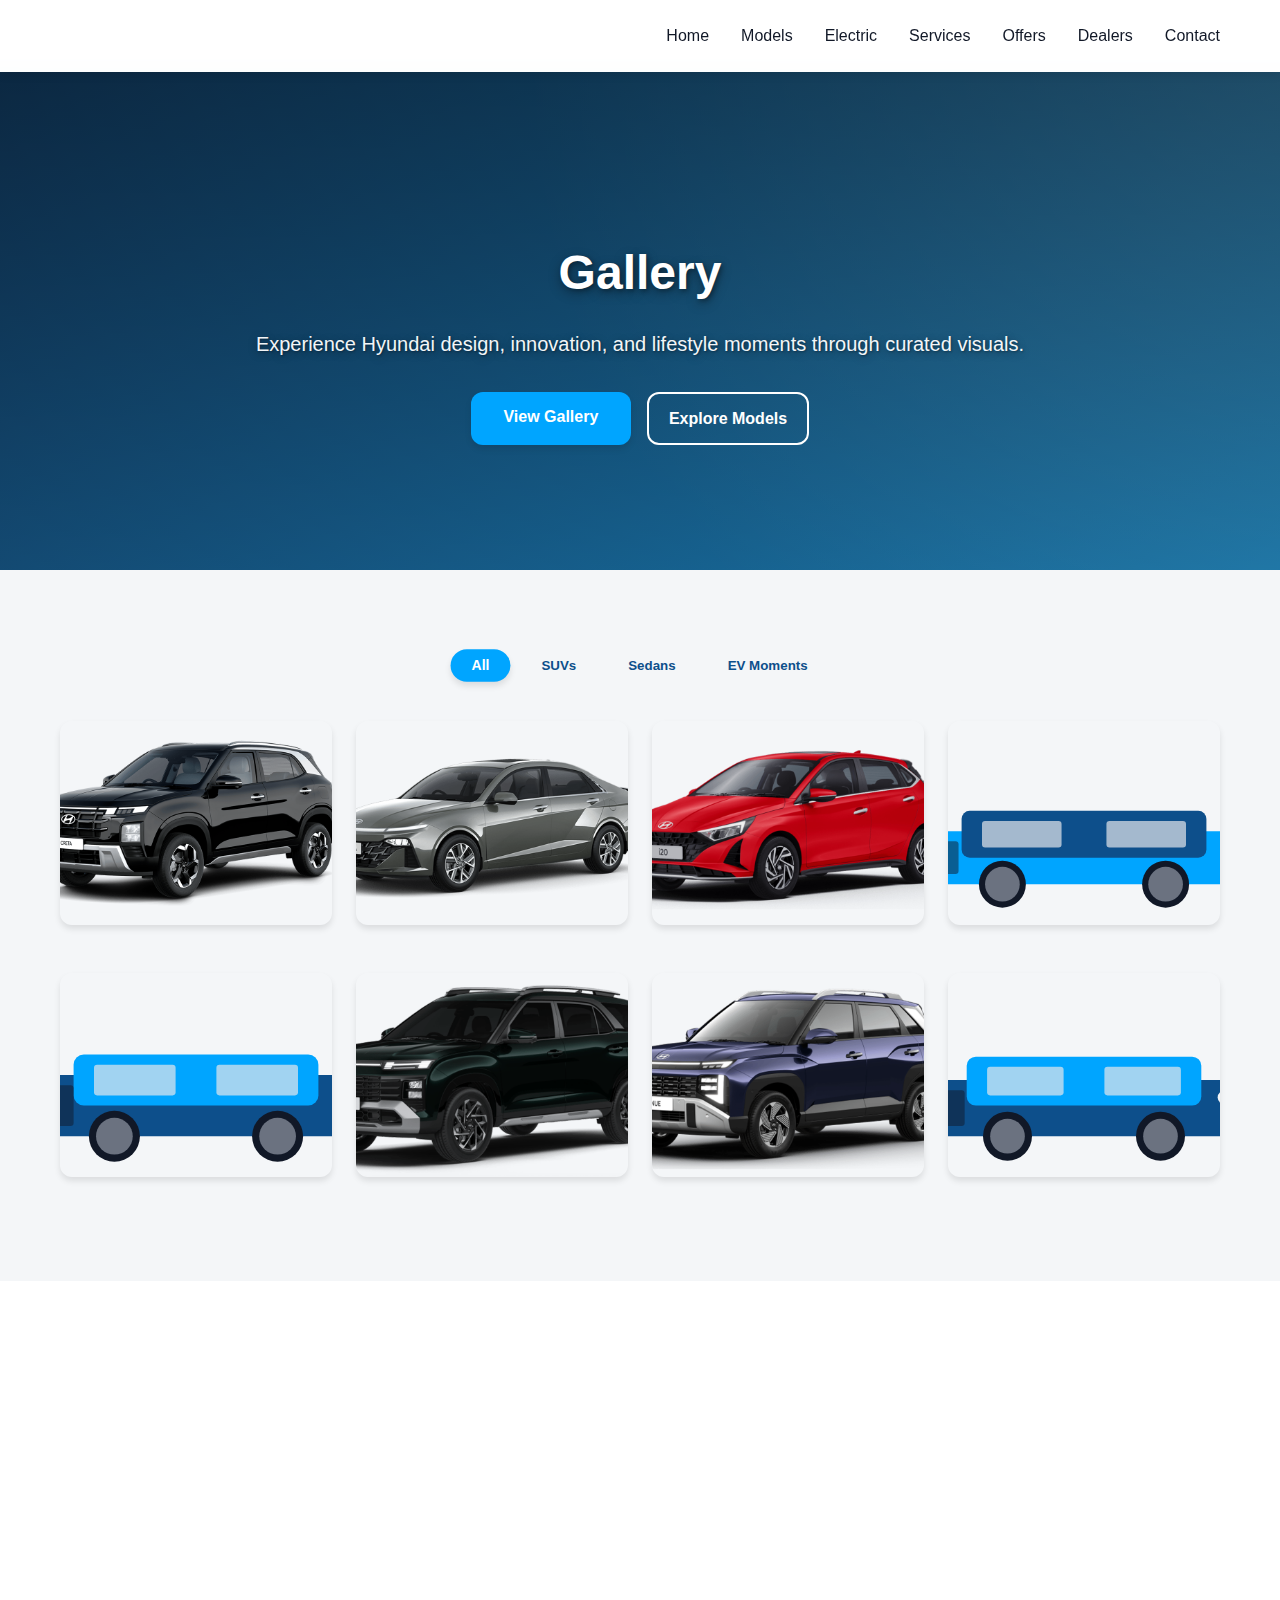
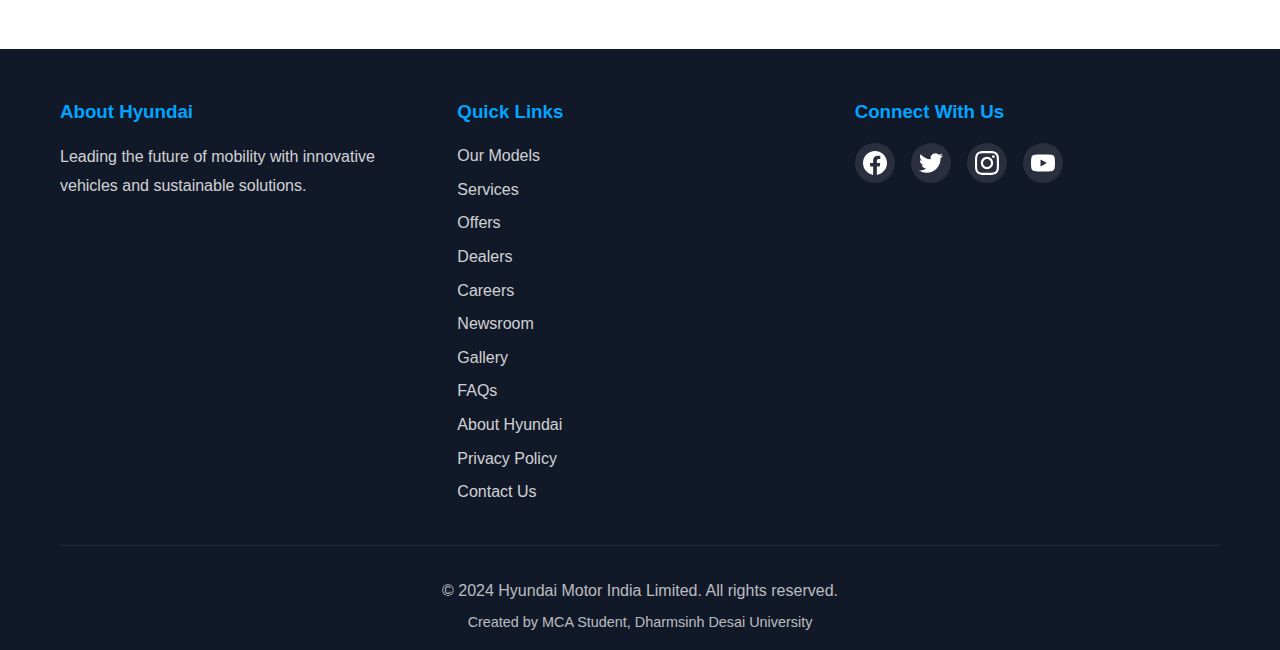
<file: gallery.html>
<!DOCTYPE html>
<html lang="en">
<head>
    <meta charset="UTF-8">
    <meta name="viewport" content="width=device-width, initial-scale=1.0">
    <title>Hyundai India - Gallery</title>
    <link rel="icon" type="image/svg+xml" href="assets/favicon.svg">
    <link rel="stylesheet" href="css/global.css">
    <link rel="stylesheet" href="css/pages/gallery.css">
</head>
<body>
    <nav class="navbar" id="navbar">
        <div class="nav-container">
            <div class="nav-logo">
                <img src="assets/logo.svg" alt="Hyundai Logo" class="logo-img">
            </div>
            <ul class="nav-menu" id="navMenu">
                <li><a href="index.html#home" class="nav-link" data-page="home">Home</a></li>
                <li><a href="models.html" class="nav-link" data-page="models">Models</a></li>
                <li><a href="ev.html" class="nav-link" data-page="ev">Electric</a></li>
                <li><a href="services.html" class="nav-link" data-page="services">Services</a></li>
                <li><a href="offers.html" class="nav-link" data-page="offers">Offers</a></li>
                <li><a href="dealers.html" class="nav-link" data-page="dealers">Dealers</a></li>
                <li><a href="contact.html" class="nav-link" data-page="contact">Contact</a></li>
            </ul>
            <div class="hamburger" id="hamburger">
                <span></span>
                <span></span>
                <span></span>
            </div>
        </div>
    </nav>

    <main>
        <section class="page-hero">
            <div class="page-hero-overlay"></div>
            <div class="container">
                <div class="page-hero-content reveal">
                    <h1 class="page-title">Gallery</h1>
                    <p class="page-subtitle">Experience Hyundai design, innovation, and lifestyle moments through curated visuals.</p>
                    <div class="btn-group">
                        <a href="#gallery" class="btn btn-primary" data-no-transition="true">View Gallery</a>
                        <a href="models.html" class="btn btn-secondary">Explore Models</a>
                    </div>
                </div>
            </div>
        </section>

        <section class="page-section light" id="gallery">
            <div class="container reveal">
                <div class="gallery-filter">
                    <button class="active" data-no-transition="true">All</button>
                    <button data-no-transition="true">SUVs</button>
                    <button data-no-transition="true">Sedans</button>
                    <button data-no-transition="true">EV Moments</button>
                </div>
                <div class="gallery-grid masonry">
                    <div class="gallery-item">
                        <img src="assets/images/cars/suv/creta.png" alt="Hyundai Creta" loading="lazy">
                        <span class="caption">Hyundai Creta | Signature Edition</span>
                    </div>
                    <div class="gallery-item">
                        <img src="assets/images/cars/sedan/verna.png" alt="Hyundai Verna" loading="lazy">
                        <span class="caption">Hyundai Verna | Dynamic Elegance</span>
                    </div>
                    <div class="gallery-item">
                        <img src="assets/images/cars/hatchback/i20.png" alt="Hyundai i20" loading="lazy">
                        <span class="caption">Hyundai i20 | Sporty Interiors</span>
                    </div>
                    <div class="gallery-item">
                        <img src="assets/images/cars/car4.svg" alt="Hyundai IONIQ 5" loading="lazy">
                        <span class="caption">IONIQ 5 | Born Electric Platform</span>
                    </div>
                    <div class="gallery-item">
                        <img src="assets/images/cars/car1.svg" alt="Hyundai EV Lifestyle" loading="lazy">
                        <span class="caption">Hyundai EV | Charging Convenience</span>
                    </div>
                    <div class="gallery-item">
                        <img src="assets/images/cars/suv/alcazar.png" alt="Hyundai Alcazar" loading="lazy">
                        <span class="caption">Hyundai Alcazar | Premium 3 Row SUV</span>
                    </div>
                    <div class="gallery-item">
                        <img src="assets/images/cars/suv/venue.png" alt="Hyundai Venue" loading="lazy">
                        <span class="caption">Hyundai Venue | Compact Adventure</span>
                    </div>
                    <div class="gallery-item">
                        <img src="assets/images/cars/car3.svg" alt="Hyundai Aura" loading="lazy">
                        <span class="caption">Hyundai Aura | Smart City Companion</span>
                    </div>
                </div>
            </div>
        </section>

        <section class="page-section">
            <div class="container reveal">
                <h2 class="section-title">Share Your Hyundai Moments</h2>
                <p class="section-subtitle">Post your Hyundai stories with #HyundaiIndia for a chance to be featured.</p>
                <div class="text-center">
                    <a href="contact.html" class="btn btn-primary">Submit Photos</a>
                </div>
            </div>
        </section>
    </main>

    <footer class="footer">
        <div class="footer-container">
            <div class="footer-content">
                <div class="footer-section">
                    <h3>About Hyundai</h3>
                    <p>Leading the future of mobility with innovative vehicles and sustainable solutions.</p>
                </div>
                <div class="footer-section">
                    <h3>Quick Links</h3>
                    <ul>
                        <li><a href="models.html">Our Models</a></li>
                        <li><a href="services.html">Services</a></li>
                        <li><a href="offers.html">Offers</a></li>
                        <li><a href="dealers.html">Dealers</a></li>
                        <li><a href="careers.html">Careers</a></li>
                        <li><a href="news.html">Newsroom</a></li>
                        <li><a href="gallery.html">Gallery</a></li>
                        <li><a href="faqs.html">FAQs</a></li>
                        <li><a href="about.html">About Hyundai</a></li>
                        <li><a href="privacy.html">Privacy Policy</a></li>
                        <li><a href="contact.html">Contact Us</a></li>
                    </ul>
                </div>
                <div class="footer-section">
                    <h3>Connect With Us</h3>
                    <div class="social-icons">
                        <a href="#" aria-label="Facebook"><svg width="24" height="24" viewBox="0 0 24 24" fill="currentColor"><path d="M24 12.073c0-6.627-5.373-12-12-12s-12 5.373-12 12c0 5.99 4.388 10.954 10.125 11.854v-8.385H7.078v-3.47h3.047V9.43c0-3.007 1.792-4.669 4.533-4.669 1.312 0 2.686.235 2.686.235v2.953H15.83c-1.491 0-1.956.925-1.956 1.874v2.25h3.328l-.532 3.47h-2.796v8.385C19.612 23.027 24 18.062 24 12.073z"/></svg></a>
                        <a href="#" aria-label="Twitter"><svg width="24" height="24" viewBox="0 0 24 24" fill="currentColor"><path d="M23.953 4.57a10 10 0 01-2.825.775 4.958 4.958 0 002.163-2.723c-.951.555-2.005.959-3.127 1.184a4.92 4.92 0 00-8.384 4.482C7.69 8.095 4.067 6.13 1.64 3.162a4.822 4.822 0 00-.666 2.475c0 1.71.87 3.213 2.188 4.096a4.904 4.904 0 01-2.228-.616v.06a4.923 4.923 0 003.946 4.827 4.996 4.996 0 01-2.212.085 4.936 4.936 0 004.604 3.417 9.867 9.867 0 01-6.102 2.105c-.39 0-.779-.023-1.17-.067a13.995 13.995 0 007.557 2.209c9.053 0 13.998-7.496 13.998-13.985 0-.21 0-.42-.015-.63A9.935 9.935 0 0024 4.59z"/></svg></a>
                        <a href="#" aria-label="Instagram"><svg width="24" height="24" viewBox="0 0 24 24" fill="currentColor"><path d="M12 0C8.74 0 8.333.015 7.053.072 5.775.132 4.905.333 4.14.63c-.789.306-1.459.717-2.126 1.384S.935 3.35.63 4.14C.333 4.905.131 5.775.072 7.053.012 8.333 0 8.74 0 12s.015 3.667.072 4.947c.06 1.277.261 2.148.558 2.913.306.788.717 1.459 1.384 2.126.667.666 1.336 1.079 2.126 1.384.766.296 1.636.499 2.913.558C8.333 23.988 8.74 24 12 24s3.667-.015 4.947-.072c1.277-.06 2.148-.262 2.913-.558.788-.306 1.459-.718 2.126-1.384.666-.667 1.079-1.335 1.384-2.126.296-.765.499-1.636.558-2.913.06-1.28.072-1.687.072-4.947s-.015-3.667-.072-4.947c-.06-1.277-.262-2.149-.558-2.913-.306-.789-.718-1.459-1.384-2.126C21.319 1.347 20.651.935 19.86.63c-.765-.297-1.636-.499-2.913-.558C15.667.012 15.26 0 12 0zm0 2.16c3.203 0 3.585.016 4.85.071 1.17.055 1.805.249 2.227.415.562.217.96.477 1.382.896.419.42.679.819.896 1.381.164.422.36 1.057.413 2.227.057 1.266.07 1.646.07 4.85s-.015 3.585-.074 4.85c-.061 1.17-.249 1.805-.415 2.227-.217.562-.477.96-.896 1.382-.42.419-.82.679-1.38.896-.42.164-1.065.36-2.235.413-1.274.057-1.649.07-4.859.07-3.211 0-3.586-.015-4.859-.074-1.171-.061-1.816-.256-2.236-.415-.569-.224-.96-.479-1.379-.897-.419-.419-.69-.824-.9-1.38-.165-.42-.359-1.065-.413-2.235-.057-1.274-.07-1.649-.07-4.844 0-3.196.016-3.586.074-4.861.061-1.17.255-1.814.415-2.234.217-.562.478-.96.897-1.382.419-.419.824-.689 1.38-.896.42-.166 1.051-.361 2.221-.415 1.275-.057 1.65-.07 4.859-.07zm0 3.678c-3.405 0-6.162 2.76-6.162 6.162 0 3.405 2.76 6.162 6.162 6.162 3.405 0 6.162-2.76 6.162-6.162 0-3.405-2.76-6.162-6.162-6.162zM12 16c-2.21 0-4-1.79-4-4s1.79-4 4-4 4 1.79 4 4-1.79 4-4 4zm7.846-10.405c0 .795-.646 1.44-1.44 1.44-.795 0-1.44-.646-1.44-1.44 0-.794.646-1.439 1.44-1.439.793-.001 1.44.645 1.44 1.439z"/></svg></a>
                        <a href="#" aria-label="YouTube"><svg width="24" height="24" viewBox="0 0 24 24" fill="currentColor"><path d="M23.498 6.186a3.016 3.016 0 0 0-2.122-2.136C19.505 3.545 12 3.545 12 3.545s-7.505 0-9.377.505A3.017 3.017 0 0 0 .502 6.186C0 8.07 0 12 0 12s0 3.93.502 5.814a3.016 3.016 0 0 0 2.122 2.136c1.871.505 9.376.505 9.376.505s7.505 0 9.377-.505a3.015 3.015 0 0 0 2.122-2.136C24 15.93 24 12 24 12s0-3.93-.502-5.814zM9.545 15.568V8.432L15.818 12l-6.273 3.568z"/></svg></a>
                    </div>
                </div>
            </div>
            <div class="footer-bottom">
                <p>&copy; 2024 Hyundai Motor India Limited. All rights reserved.</p>
                <p class="credits">Created by MCA Student, Dharmsinh Desai University</p>
            </div>
        </div>
        <button class="back-to-top" id="backToTop" aria-label="Back to top">
            <svg width="20" height="20" viewBox="0 0 24 24" fill="none" stroke="currentColor" stroke-width="2">
                <path d="M18 15l-6-6-6 6"/>
            </svg>
        </button>
    </footer>

    <script src="js/global.js"></script>
    <script src="js/pages/gallery.js"></script>
</body>
</html>
</file>
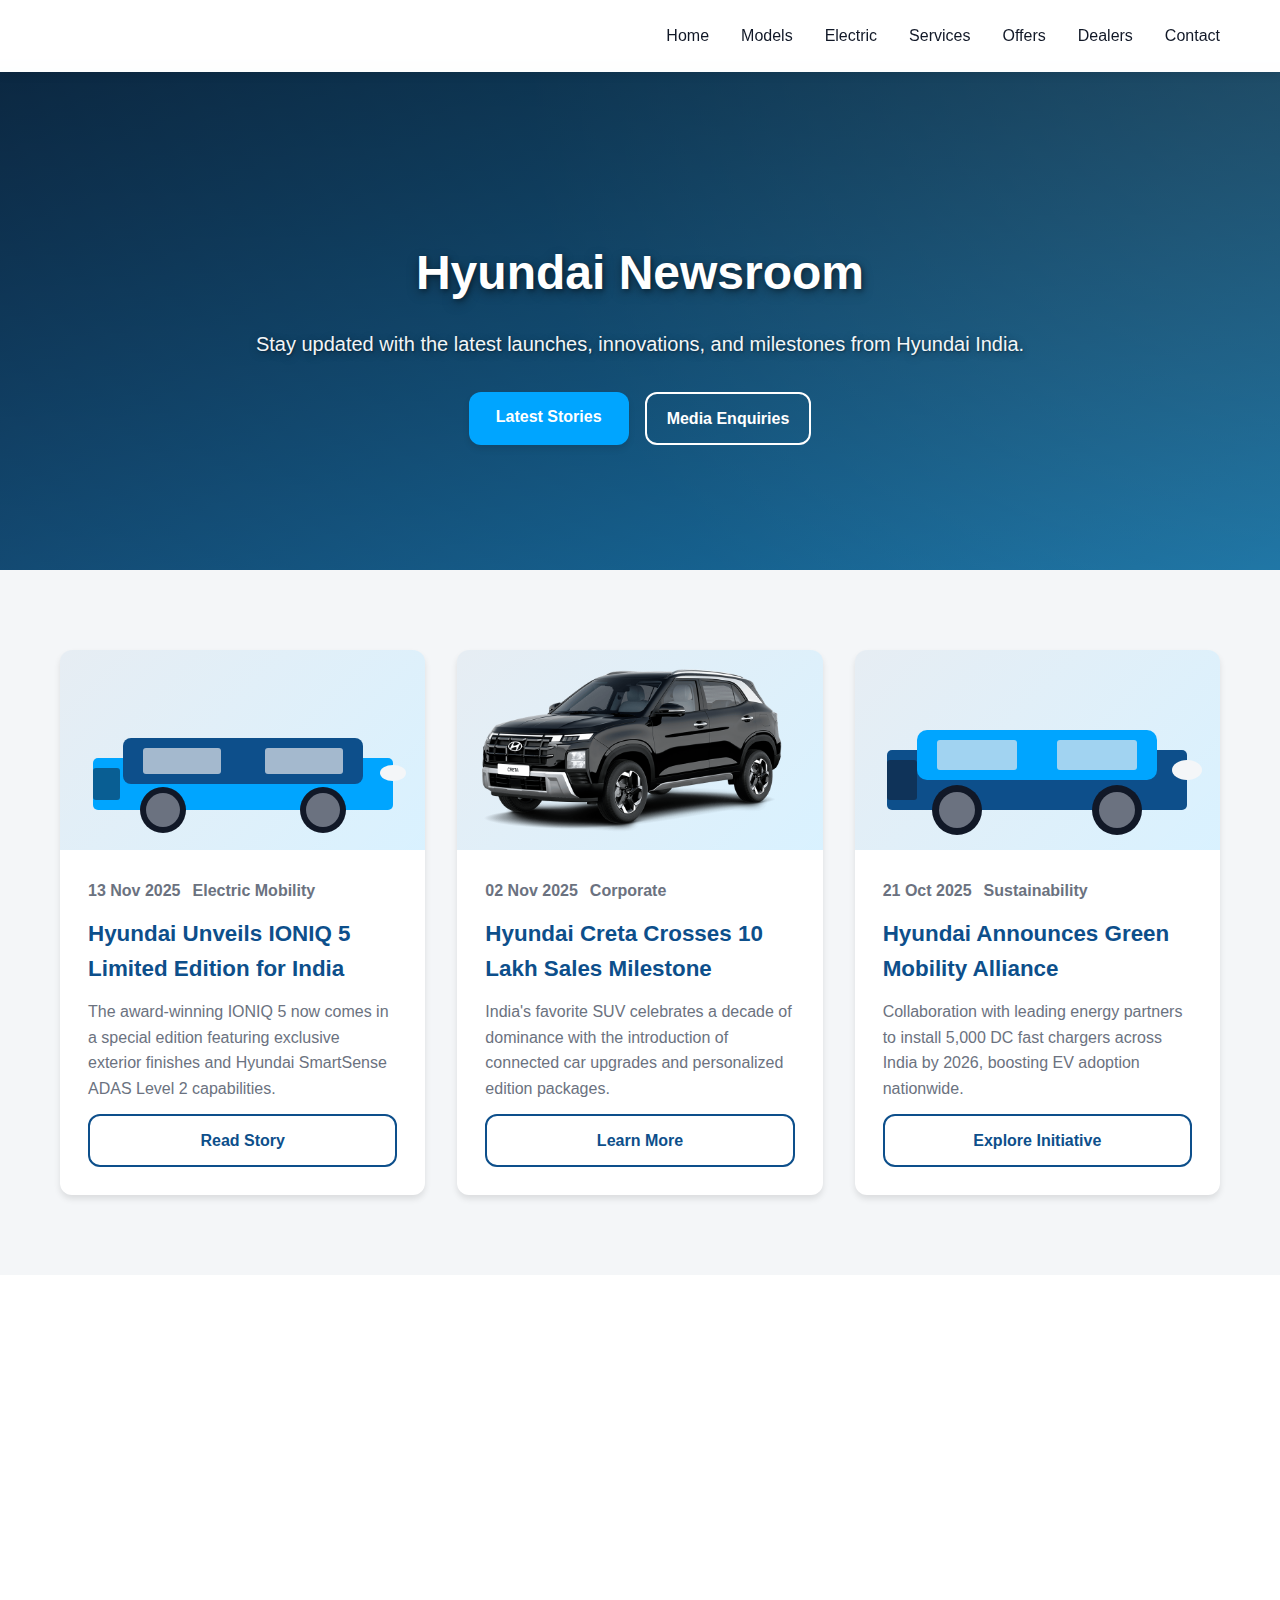
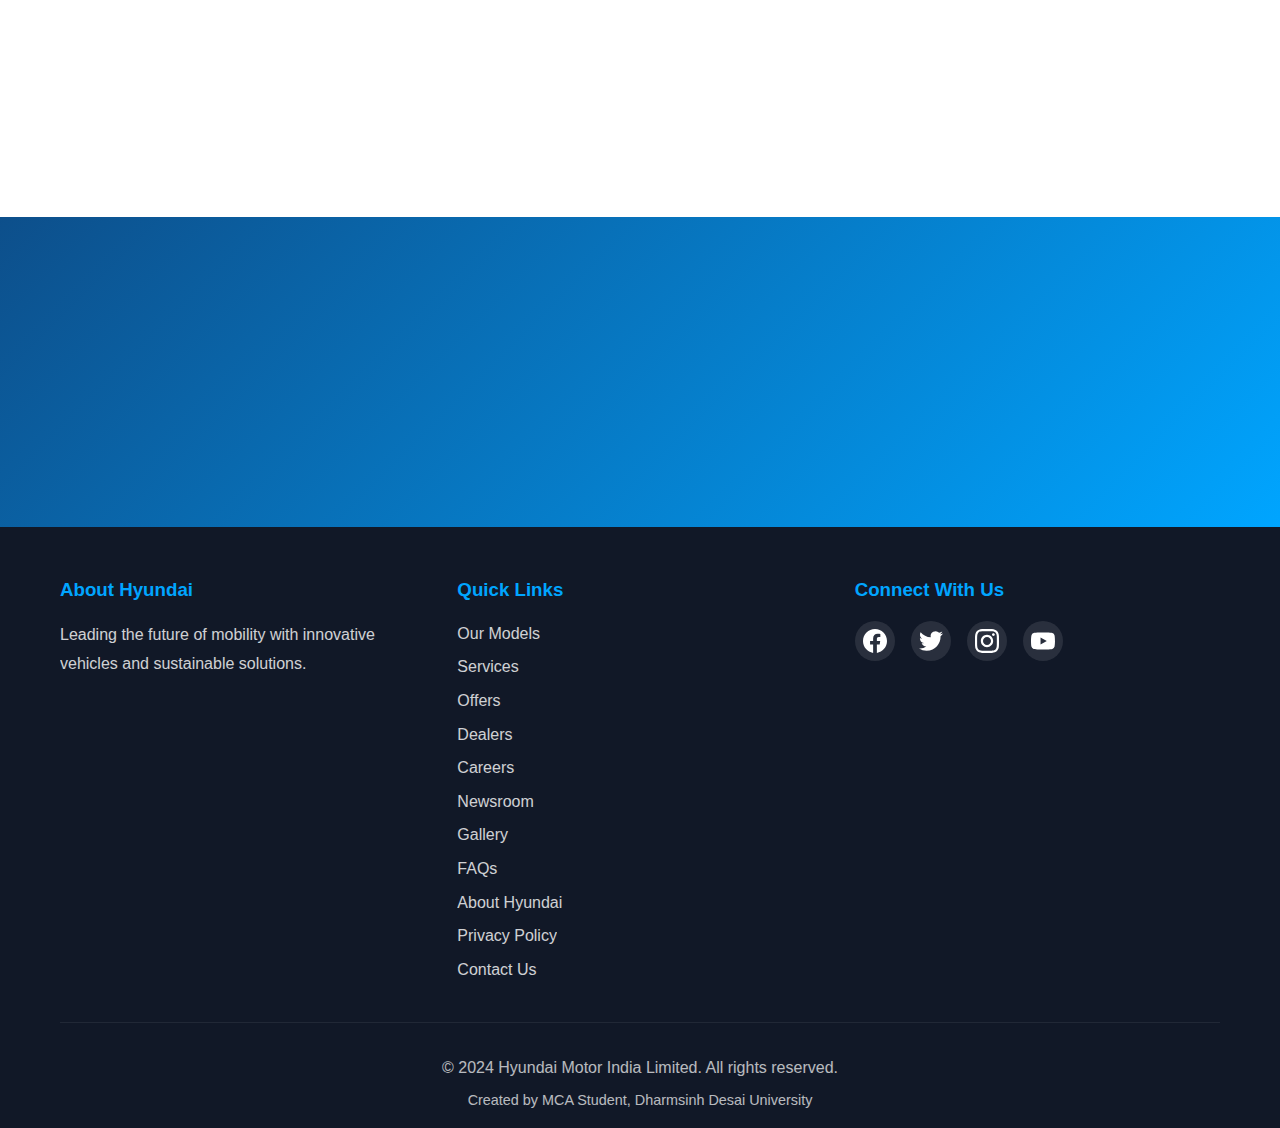
<file: news.html>
<!DOCTYPE html>
<html lang="en">
<head>
    <meta charset="UTF-8">
    <meta name="viewport" content="width=device-width, initial-scale=1.0">
    <title>Hyundai India - News &amp; Updates</title>
    <link rel="icon" type="image/svg+xml" href="assets/favicon.svg">
    <link rel="stylesheet" href="css/global.css">
    <link rel="stylesheet" href="css/pages/news.css">
</head>
<body>
    <nav class="navbar" id="navbar">
        <div class="nav-container">
            <div class="nav-logo">
                <img src="assets/logo.svg" alt="Hyundai Logo" class="logo-img">
            </div>
            <ul class="nav-menu" id="navMenu">
                <li><a href="index.html#home" class="nav-link" data-page="home">Home</a></li>
                <li><a href="models.html" class="nav-link" data-page="models">Models</a></li>
                <li><a href="ev.html" class="nav-link" data-page="ev">Electric</a></li>
                <li><a href="services.html" class="nav-link" data-page="services">Services</a></li>
                <li><a href="offers.html" class="nav-link" data-page="offers">Offers</a></li>
                <li><a href="dealers.html" class="nav-link" data-page="dealers">Dealers</a></li>
                <li><a href="contact.html" class="nav-link" data-page="contact">Contact</a></li>
            </ul>
            <div class="hamburger" id="hamburger">
                <span></span>
                <span></span>
                <span></span>
            </div>
        </div>
    </nav>

    <main>
        <section class="page-hero">
            <div class="page-hero-overlay"></div>
            <div class="container">
                <div class="page-hero-content reveal">
                    <h1 class="page-title">Hyundai Newsroom</h1>
                    <p class="page-subtitle">Stay updated with the latest launches, innovations, and milestones from Hyundai India.</p>
                    <div class="btn-group">
                        <a href="#stories" class="btn btn-primary" data-no-transition="true">Latest Stories</a>
                        <a href="contact.html" class="btn btn-secondary">Media Enquiries</a>
                    </div>
                </div>
            </div>
        </section>

        <section class="page-section light" id="stories">
            <div class="container reveal">
                <div class="news-grid">
                    <article class="news-card">
                        <figure>
                            <img src="assets/images/cars/car4.svg" alt="Hyundai IONIQ 5 Launch" loading="lazy">
                        </figure>
                        <div class="news-content">
                            <div class="news-meta">
                                <span>13 Nov 2025</span>
                                <span>Electric Mobility</span>
                            </div>
                            <h3>Hyundai Unveils IONIQ 5 Limited Edition for India</h3>
                            <p>The award-winning IONIQ 5 now comes in a special edition featuring exclusive exterior finishes and Hyundai SmartSense ADAS Level 2 capabilities.</p>
                            <a href="model-detail.html" class="btn btn-outline">Read Story</a>
                        </div>
                    </article>
                    <article class="news-card">
                        <figure>
                            <img src="assets/images/cars/suv/creta.png" alt="Hyundai Creta Sales" loading="lazy">
                        </figure>
                        <div class="news-content">
                            <div class="news-meta">
                                <span>02 Nov 2025</span>
                                <span>Corporate</span>
                            </div>
                            <h3>Hyundai Creta Crosses 10 Lakh Sales Milestone</h3>
                            <p>India&#39;s favorite SUV celebrates a decade of dominance with the introduction of connected car upgrades and personalized edition packages.</p>
                            <a href="model-detail.html" class="btn btn-outline">Learn More</a>
                        </div>
                    </article>
                    <article class="news-card">
                        <figure>
                            <img src="assets/images/cars/car1.svg" alt="Hyundai Sustainability" loading="lazy">
                        </figure>
                        <div class="news-content">
                            <div class="news-meta">
                                <span>21 Oct 2025</span>
                                <span>Sustainability</span>
                            </div>
                            <h3>Hyundai Announces Green Mobility Alliance</h3>
                            <p>Collaboration with leading energy partners to install 5,000 DC fast chargers across India by 2026, boosting EV adoption nationwide.</p>
                            <a href="ev.html" class="btn btn-outline">Explore Initiative</a>
                        </div>
                    </article>
                </div>
            </div>
        </section>

        <section class="page-section">
            <div class="container reveal">
                <div class="news-detail">
                    <h2 class="section-title">Press Releases &amp; Media Assets</h2>
                    <p class="section-subtitle">Access official statements, high-resolution imagery, and corporate resources.</p>
                    <p>Our press room provides verified information on Hyundai&#39;s product launches, technology updates, CSR initiatives, and leadership announcements. Register to receive personalised alerts and early access to media briefings.</p>
                    <div class="news-tags">
                        <span>#HyundaiIndia</span>
                        <span>#BeyondMobility</span>
                        <span>#SmartSense</span>
                        <span>#EVRevolution</span>
                    </div>
                    <a href="contact.html" class="btn btn-primary" style="max-width: 220px;">Register for Media Access</a>
                </div>
            </div>
        </section>

        <section class="page-section dark">
            <div class="container reveal">
                <div class="news-cta">
                    <h2>Media Contact</h2>
                    <p>Reach our communications team for interviews, event invites, or spokesperson quotes.</p>
                    <div class="btn-group" style="justify-content: center;">
                        <a href="mailto:pr@hyundai.co.in" class="btn btn-secondary">pr@hyundai.co.in</a>
                        <a href="contact.html" class="btn btn-primary">Submit Request</a>
                    </div>
                </div>
            </div>
        </section>
    </main>

    <footer class="footer">
        <div class="footer-container">
            <div class="footer-content">
                <div class="footer-section">
                    <h3>About Hyundai</h3>
                    <p>Leading the future of mobility with innovative vehicles and sustainable solutions.</p>
                </div>
                <div class="footer-section">
                    <h3>Quick Links</h3>
                    <ul>
                        <li><a href="models.html">Our Models</a></li>
                        <li><a href="services.html">Services</a></li>
                        <li><a href="offers.html">Offers</a></li>
                        <li><a href="dealers.html">Dealers</a></li>
                        <li><a href="careers.html">Careers</a></li>
                        <li><a href="news.html">Newsroom</a></li>
                        <li><a href="gallery.html">Gallery</a></li>
                        <li><a href="faqs.html">FAQs</a></li>
                        <li><a href="about.html">About Hyundai</a></li>
                        <li><a href="privacy.html">Privacy Policy</a></li>
                        <li><a href="contact.html">Contact Us</a></li>
                    </ul>
                </div>
                <div class="footer-section">
                    <h3>Connect With Us</h3>
                    <div class="social-icons">
                        <a href="#" aria-label="Facebook"><svg width="24" height="24" viewBox="0 0 24 24" fill="currentColor"><path d="M24 12.073c0-6.627-5.373-12-12-12s-12 5.373-12 12c0 5.99 4.388 10.954 10.125 11.854v-8.385H7.078v-3.47h3.047V9.43c0-3.007 1.792-4.669 4.533-4.669 1.312 0 2.686.235 2.686.235v2.953H15.83c-1.491 0-1.956.925-1.956 1.874v2.25h3.328l-.532 3.47h-2.796v8.385C19.612 23.027 24 18.062 24 12.073z"/></svg></a>
                        <a href="#" aria-label="Twitter"><svg width="24" height="24" viewBox="0 0 24 24" fill="currentColor"><path d="M23.953 4.57a10 10 0 01-2.825.775 4.958 4.958 0 002.163-2.723c-.951.555-2.005.959-3.127 1.184a4.92 4.92 0 00-8.384 4.482C7.69 8.095 4.067 6.13 1.64 3.162a4.822 4.822 0 00-.666 2.475c0 1.71.87 3.213 2.188 4.096a4.904 4.904 0 01-2.228-.616v.06a4.923 4.923 0 003.946 4.827 4.996 4.996 0 01-2.212.085 4.936 4.936 0 004.604 3.417 9.867 9.867 0 01-6.102 2.105c-.39 0-.779-.023-1.17-.067a13.995 13.995 0 007.557 2.209c9.053 0 13.998-7.496 13.998-13.985 0-.21 0-.42-.015-.63A9.935 9.935 0 0024 4.59z"/></svg></a>
                        <a href="#" aria-label="Instagram"><svg width="24" height="24" viewBox="0 0 24 24" fill="currentColor"><path d="M12 0C8.74 0 8.333.015 7.053.072 5.775.132 4.905.333 4.14.63c-.789.306-1.459.717-2.126 1.384S.935 3.35.63 4.14C.333 4.905.131 5.775.072 7.053.012 8.333 0 8.74 0 12s.015 3.667.072 4.947c.06 1.277.261 2.148.558 2.913.306.788.717 1.459 1.384 2.126.667.666 1.336 1.079 2.126 1.384.766.296 1.636.499 2.913.558C8.333 23.988 8.74 24 12 24s3.667-.015 4.947-.072c1.277-.06 2.148-.262 2.913-.558.788-.306 1.459-.718 2.126-1.384.666-.667 1.079-1.335 1.384-2.126.296-.765.499-1.636.558-2.913.06-1.28.072-1.687.072-4.947s-.015-3.667-.072-4.947c-.06-1.277-.262-2.149-.558-2.913-.306-.789-.718-1.459-1.384-2.126C21.319 1.347 20.651.935 19.86.63c-.765-.297-1.636-.499-2.913-.558C15.667.012 15.26 0 12 0zm0 2.16c3.203 0 3.585.016 4.85.071 1.17.055 1.805.249 2.227.415.562.217.96.477 1.382.896.419.42.679.819.896 1.381.164.422.36 1.057.413 2.227.057 1.266.07 1.646.07 4.85s-.015 3.585-.074 4.85c-.061 1.17-.249 1.805-.415 2.227-.217.562-.477.96-.896 1.382-.42.419-.82.679-1.38.896-.42.164-1.065.36-2.235.413-1.274.057-1.649.07-4.859.07-3.211 0-3.586-.015-4.859-.074-1.171-.061-1.816-.256-2.236-.415-.569-.224-.96-.479-1.379-.897-.419-.419-.69-.824-.9-1.38-.165-.42-.359-1.065-.413-2.235-.057-1.274-.07-1.649-.07-4.844 0-3.196.016-3.586.074-4.861.061-1.17.255-1.814.415-2.234.217-.562.478-.96.897-1.382.419-.419.824-.689 1.38-.896.42-.166 1.051-.361 2.221-.415 1.275-.057 1.65-.07 4.859-.07zm0 3.678c-3.405 0-6.162 2.76-6.162 6.162 0 3.405 2.76 6.162 6.162 6.162 3.405 0 6.162-2.76 6.162-6.162 0-3.405-2.76-6.162-6.162-6.162zM12 16c-2.21 0-4-1.79-4-4s1.79-4 4-4 4 1.79 4 4-1.79 4-4 4zm7.846-10.405c0 .795-.646 1.44-1.44 1.44-.795 0-1.44-.646-1.44-1.44 0-.794.646-1.439 1.44-1.439.793-.001 1.44.645 1.44 1.439z"/></svg></a>
                        <a href="#" aria-label="YouTube"><svg width="24" height="24" viewBox="0 0 24 24" fill="currentColor"><path d="M23.498 6.186a3.016 3.016 0 0 0-2.122-2.136C19.505 3.545 12 3.545 12 3.545s-7.505 0-9.377.505A3.017 3.017 0 0 0 .502 6.186C0 8.07 0 12 0 12s0 3.93.502 5.814a3.016 3.016 0 0 0 2.122 2.136c1.871.505 9.376.505 9.376.505s7.505 0 9.377-.505a3.015 3.015 0 0 0 2.122-2.136C24 15.93 24 12 24 12s0-3.93-.502-5.814zM9.545 15.568V8.432L15.818 12l-6.273 3.568z"/></svg></a>
                    </div>
                </div>
            </div>
            <div class="footer-bottom">
                <p>&copy; 2024 Hyundai Motor India Limited. All rights reserved.</p>
                <p class="credits">Created by MCA Student, Dharmsinh Desai University</p>
            </div>
        </div>
        <button class="back-to-top" id="backToTop" aria-label="Back to top">
            <svg width="20" height="20" viewBox="0 0 24 24" fill="none" stroke="currentColor" stroke-width="2">
                <path d="M18 15l-6-6-6 6"/>
            </svg>
        </button>
    </footer>

    <script src="js/global.js"></script>
    <script src="js/pages/news.js"></script>
</body>
</html>
</file>
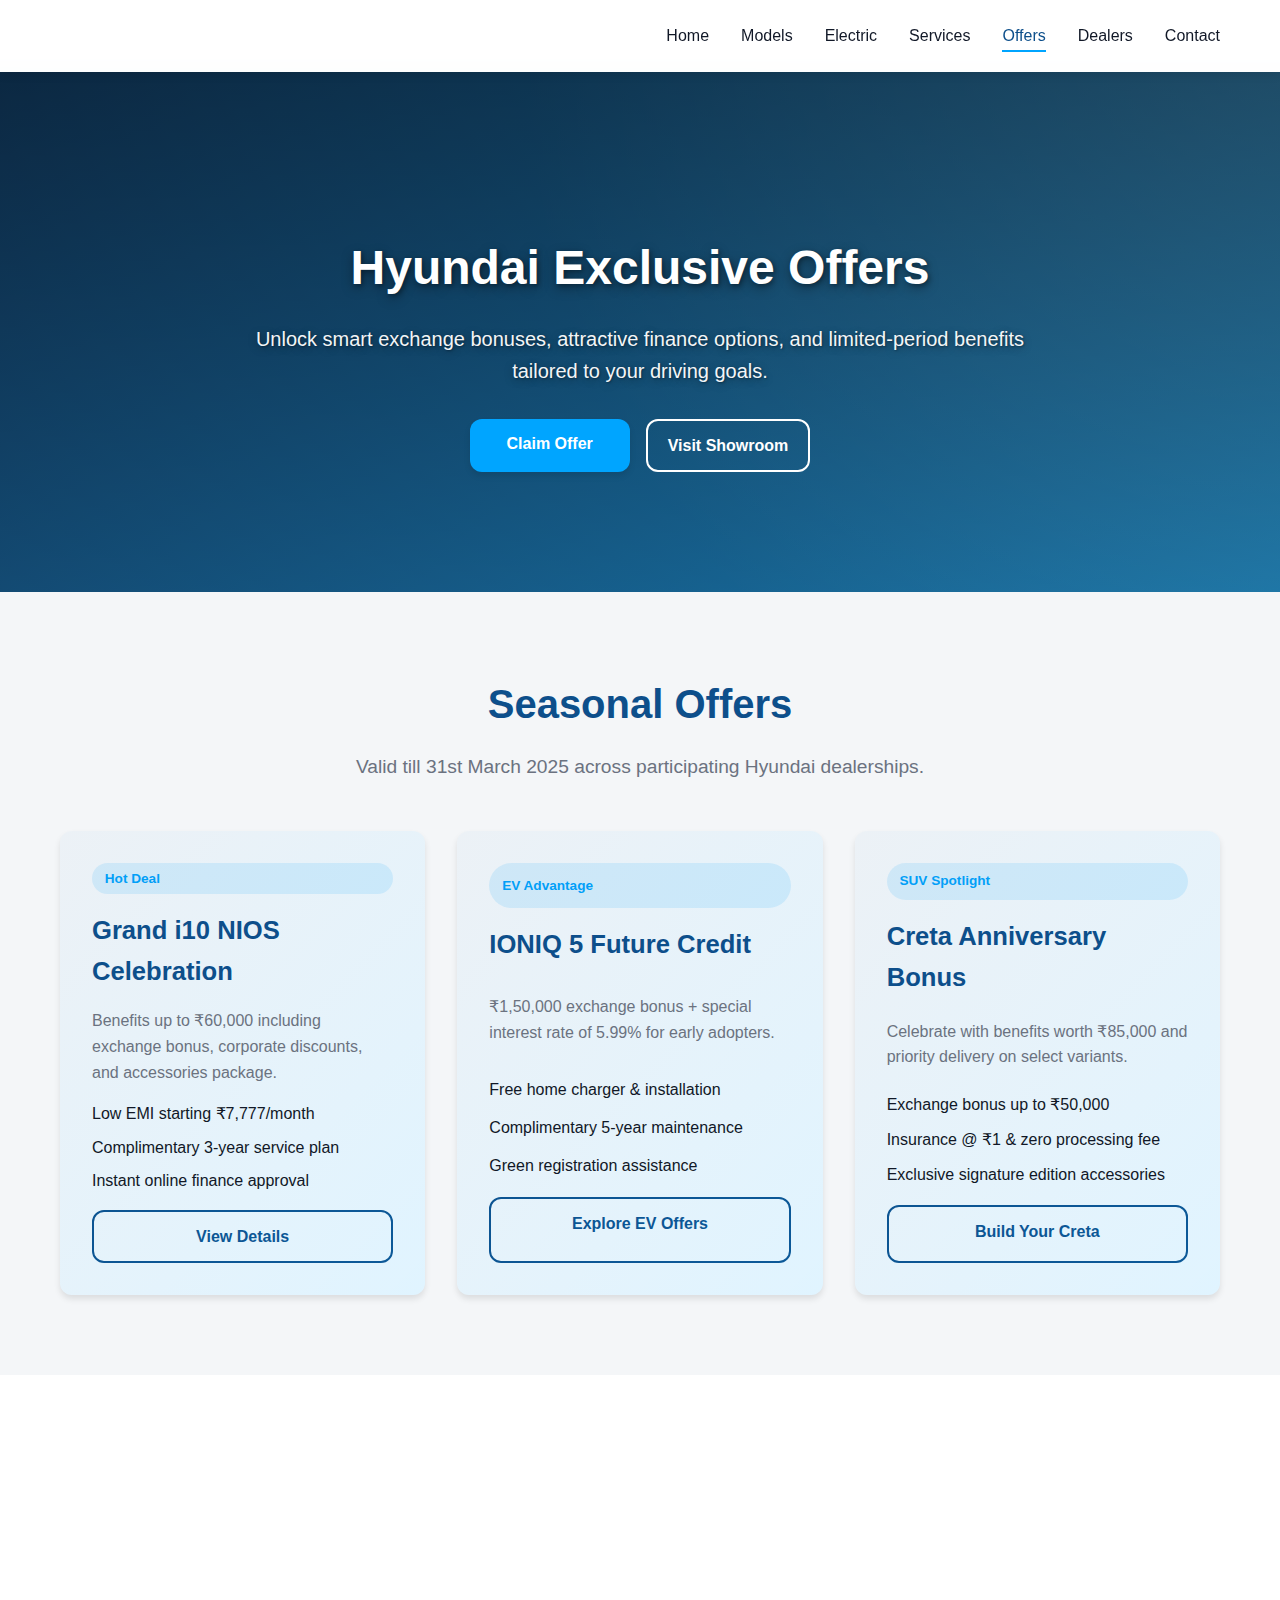
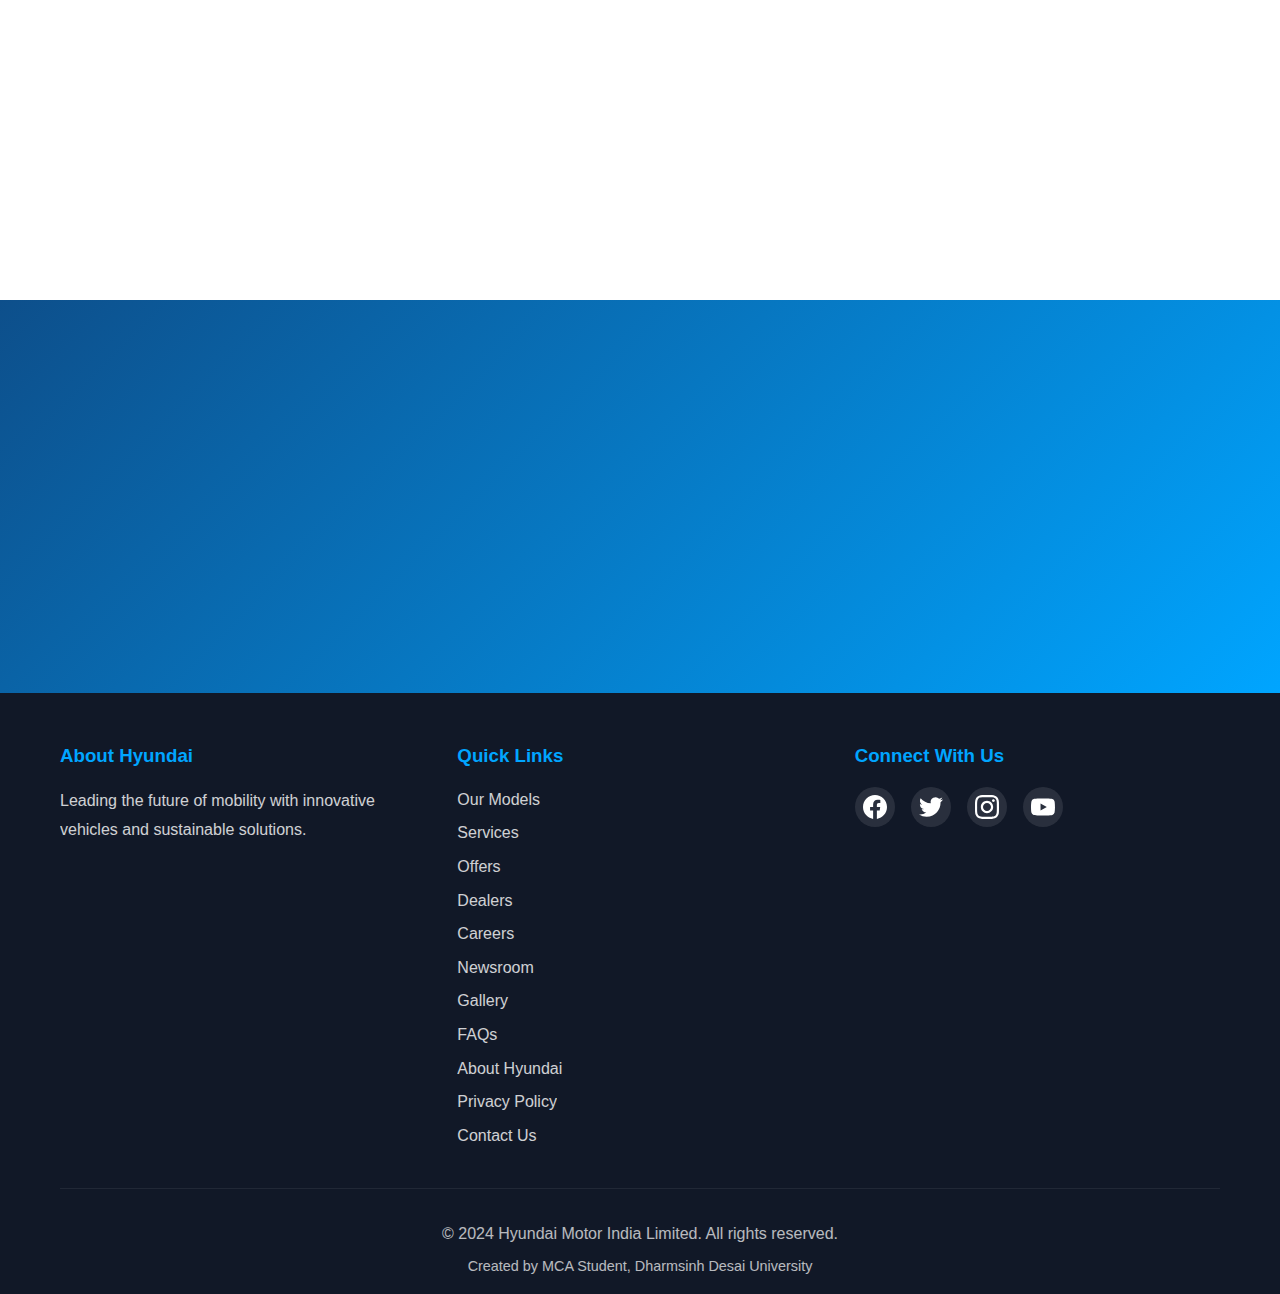
<file: offers.html>
<!DOCTYPE html>
<html lang="en">
<head>
    <meta charset="UTF-8">
    <meta name="viewport" content="width=device-width, initial-scale=1.0">
    <title>Hyundai India - Offers &amp; Finance</title>
    <link rel="icon" type="image/svg+xml" href="assets/favicon.svg">
    <link rel="stylesheet" href="css/global.css">
    <link rel="stylesheet" href="css/pages/offers.css">
</head>
<body>
    <nav class="navbar" id="navbar">
        <div class="nav-container">
            <div class="nav-logo">
                <img src="assets/logo.svg" alt="Hyundai Logo" class="logo-img">
            </div>
            <ul class="nav-menu" id="navMenu">
                <li><a href="index.html#home" class="nav-link" data-page="home">Home</a></li>
                <li><a href="models.html" class="nav-link" data-page="models">Models</a></li>
                <li><a href="ev.html" class="nav-link" data-page="ev">Electric</a></li>
                <li><a href="services.html" class="nav-link" data-page="services">Services</a></li>
                <li><a href="offers.html" class="nav-link" data-page="offers">Offers</a></li>
                <li><a href="dealers.html" class="nav-link" data-page="dealers">Dealers</a></li>
                <li><a href="contact.html" class="nav-link" data-page="contact">Contact</a></li>
            </ul>
            <div class="hamburger" id="hamburger">
                <span></span>
                <span></span>
                <span></span>
            </div>
        </div>
    </nav>

    <main>
        <section class="page-hero">
            <div class="page-hero-overlay"></div>
            <div class="container">
                <div class="page-hero-content reveal">
                    <h1 class="page-title">Hyundai Exclusive Offers</h1>
                    <p class="page-subtitle">Unlock smart exchange bonuses, attractive finance options, and limited-period benefits tailored to your driving goals.</p>
                    <div class="btn-group">
                        <a href="contact.html" class="btn btn-primary">Claim Offer</a>
                        <a href="dealers.html" class="btn btn-secondary">Visit Showroom</a>
                    </div>
                </div>
            </div>
        </section>

        <section class="page-section light">
            <div class="container reveal">
                <h2 class="section-title">Seasonal Offers</h2>
                <p class="section-subtitle">Valid till 31st March 2025 across participating Hyundai dealerships.</p>
                <div class="offers-grid">
                    <div class="offer-card">
                        <span class="offer-label">Hot Deal</span>
                        <h3>Grand i10 NIOS Celebration</h3>
                        <p>Benefits up to ₹60,000 including exchange bonus, corporate discounts, and accessories package.</p>
                        <ul class="offer-highlights">
                            <li>Low EMI starting ₹7,777/month</li>
                            <li>Complimentary 3-year service plan</li>
                            <li>Instant online finance approval</li>
                        </ul>
                        <a href="model-detail.html" class="btn btn-outline">View Details</a>
                    </div>
                    <div class="offer-card">
                        <span class="offer-label">EV Advantage</span>
                        <h3>IONIQ 5 Future Credit</h3>
                        <p>₹1,50,000 exchange bonus + special interest rate of 5.99% for early adopters.</p>
                        <ul class="offer-highlights">
                            <li>Free home charger &amp; installation</li>
                            <li>Complimentary 5-year maintenance</li>
                            <li>Green registration assistance</li>
                        </ul>
                        <a href="ev.html" class="btn btn-outline">Explore EV Offers</a>
                    </div>
                    <div class="offer-card">
                        <span class="offer-label">SUV Spotlight</span>
                        <h3>Creta Anniversary Bonus</h3>
                        <p>Celebrate with benefits worth ₹85,000 and priority delivery on select variants.</p>
                        <ul class="offer-highlights">
                            <li>Exchange bonus up to ₹50,000</li>
                            <li>Insurance @ ₹1 &amp; zero processing fee</li>
                            <li>Exclusive signature edition accessories</li>
                        </ul>
                        <a href="model-detail.html" class="btn btn-outline">Build Your Creta</a>
                    </div>
                </div>
            </div>
        </section>

        <section class="page-section">
            <div class="container reveal">
                <h2 class="section-title">Finance Solutions</h2>
                <p class="section-subtitle">Flexible finance structures to make your Hyundai ownership seamless.</p>
                <div class="finance-grid">
                    <div class="finance-card">
                        <h4>Hyundai Smart Finance</h4>
                        <span>Digital platform offering instant approvals, tailored EMIs, and transparent processing.</span>
                    </div>
                    <div class="finance-card">
                        <h4>Balloon EMI Plan</h4>
                        <span>Pay 40% lower EMIs for the first 36 months with balance at tenure-end or easy upgrade.</span>
                    </div>
                    <div class="finance-card">
                        <h4>Assured Buyback</h4>
                        <span>Guaranteed resale value with option to upgrade to the latest Hyundai every 4 years.</span>
                    </div>
                    <div class="finance-card">
                        <h4>Corporate &amp; MSME Schemes</h4>
                        <span>Exclusive subsidies, tailored fleet maintenance, and priority service windows.</span>
                    </div>
                </div>
            </div>
        </section>

        <section class="page-section dark">
            <div class="container reveal">
                <div class="offers-grid" style="grid-template-columns: repeat(auto-fit, minmax(280px, 1fr));">
                    <div class="surface-card transparent">
                        <h3>Loyalty Benefits</h3>
                        <ul class="terms-list">
                            <li>₹20,000 loyalty bonus for existing Hyundai customers</li>
                            <li>Additional ₹10,000 corporate benefit for select partners</li>
                            <li>Special renewal packs on Hyundai Insurance</li>
                        </ul>
                    </div>
                    <div class="surface-card transparent">
                        <h3>Terms &amp; Conditions</h3>
                        <ul class="terms-list">
                            <li>Offers applicable on retail billing within program period</li>
                            <li>Benefits vary by model, variant, and location</li>
                            <li>Finance schemes subject to partner bank approval</li>
                        </ul>
                        <p style="font-size: 0.85rem; opacity: 0.8;">Please contact your nearest Hyundai dealership for personalized quotations.</p>
                    </div>
                </div>
            </div>
        </section>
    </main>

    <footer class="footer">
        <div class="footer-container">
            <div class="footer-content">
                <div class="footer-section">
                    <h3>About Hyundai</h3>
                    <p>Leading the future of mobility with innovative vehicles and sustainable solutions.</p>
                </div>
                <div class="footer-section">
                    <h3>Quick Links</h3>
                    <ul>
                        <li><a href="models.html">Our Models</a></li>
                        <li><a href="services.html">Services</a></li>
                        <li><a href="offers.html">Offers</a></li>
                        <li><a href="dealers.html">Dealers</a></li>
                        <li><a href="careers.html">Careers</a></li>
                        <li><a href="news.html">Newsroom</a></li>
                        <li><a href="gallery.html">Gallery</a></li>
                        <li><a href="faqs.html">FAQs</a></li>
                        <li><a href="about.html">About Hyundai</a></li>
                        <li><a href="privacy.html">Privacy Policy</a></li>
                        <li><a href="contact.html">Contact Us</a></li>
                    </ul>
                </div>
                <div class="footer-section">
                    <h3>Connect With Us</h3>
                    <div class="social-icons">
                        <a href="#" aria-label="Facebook"><svg width="24" height="24" viewBox="0 0 24 24" fill="currentColor"><path d="M24 12.073c0-6.627-5.373-12-12-12s-12 5.373-12 12c0 5.99 4.388 10.954 10.125 11.854v-8.385H7.078v-3.47h3.047V9.43c0-3.007 1.792-4.669 4.533-4.669 1.312 0 2.686.235 2.686.235v2.953H15.83c-1.491 0-1.956.925-1.956 1.874v2.25h3.328l-.532 3.47h-2.796v8.385C19.612 23.027 24 18.062 24 12.073z"/></svg></a>
                        <a href="#" aria-label="Twitter"><svg width="24" height="24" viewBox="0 0 24 24" fill="currentColor"><path d="M23.953 4.57a10 10 0 01-2.825.775 4.958 4.958 0 002.163-2.723c-.951.555-2.005.959-3.127 1.184a4.92 4.92 0 00-8.384 4.482C7.69 8.095 4.067 6.13 1.64 3.162a4.822 4.822 0 00-.666 2.475c0 1.71.87 3.213 2.188 4.096a4.904 4.904 0 01-2.228-.616v.06a4.923 4.923 0 003.946 4.827 4.996 4.996 0 01-2.212.085 4.936 4.936 0 004.604 3.417 9.867 9.867 0 01-6.102 2.105c-.39 0-.779-.023-1.17-.067a13.995 13.995 0 007.557 2.209c9.053 0 13.998-7.496 13.998-13.985 0-.21 0-.42-.015-.63A9.935 9.935 0 0024 4.59z"/></svg></a>
                        <a href="#" aria-label="Instagram"><svg width="24" height="24" viewBox="0 0 24 24" fill="currentColor"><path d="M12 0C8.74 0 8.333.015 7.053.072 5.775.132 4.905.333 4.14.63c-.789.306-1.459.717-2.126 1.384S.935 3.35.63 4.14C.333 4.905.131 5.775.072 7.053.012 8.333 0 8.74 0 12s.015 3.667.072 4.947c.06 1.277.261 2.148.558 2.913.306.788.717 1.459 1.384 2.126.667.666 1.336 1.079 2.126 1.384.766.296 1.636.499 2.913.558C8.333 23.988 8.74 24 12 24s3.667-.015 4.947-.072c1.277-.06 2.148-.262 2.913-.558.788-.306 1.459-.718 2.126-1.384.666-.667 1.079-1.335 1.384-2.126.296-.765.499-1.636.558-2.913.06-1.28.072-1.687.072-4.947s-.015-3.667-.072-4.947c-.06-1.277-.262-2.149-.558-2.913-.306-.789-.718-1.459-1.384-2.126C21.319 1.347 20.651.935 19.86.63c-.765-.297-1.636-.499-2.913-.558C15.667.012 15.26 0 12 0zm0 2.16c3.203 0 3.585.016 4.85.071 1.17.055 1.805.249 2.227.415.562.217.96.477 1.382.896.419.42.679.819.896 1.381.164.422.36 1.057.413 2.227.057 1.266.07 1.646.07 4.85s-.015 3.585-.074 4.85c-.061 1.17-.249 1.805-.415 2.227-.217.562-.477.96-.896 1.382-.42.419-.82.679-1.38.896-.42.164-1.065.36-2.235.413-1.274.057-1.649.07-4.859.07-3.211 0-3.586-.015-4.859-.074-1.171-.061-1.816-.256-2.236-.415-.569-.224-.96-.479-1.379-.897-.419-.419-.69-.824-.9-1.38-.165-.42-.359-1.065-.413-2.235-.057-1.274-.07-1.649-.07-4.844 0-3.196.016-3.586.074-4.861.061-1.17.255-1.814.415-2.234.217-.562.478-.96.897-1.382.419-.419.824-.689 1.38-.896.42-.166 1.051-.361 2.221-.415 1.275-.057 1.65-.07 4.859-.07zm0 3.678c-3.405 0-6.162 2.76-6.162 6.162 0 3.405 2.76 6.162 6.162 6.162 3.405 0 6.162-2.76 6.162-6.162 0-3.405-2.76-6.162-6.162-6.162zM12 16c-2.21 0-4-1.79-4-4s1.79-4 4-4 4 1.79 4 4-1.79 4-4 4zm7.846-10.405c0 .795-.646 1.44-1.44 1.44-.795 0-1.44-.646-1.44-1.44 0-.794.646-1.439 1.44-1.439.793-.001 1.44.645 1.44 1.439z"/></svg></a>
                        <a href="#" aria-label="YouTube"><svg width="24" height="24" viewBox="0 0 24 24" fill="currentColor"><path d="M23.498 6.186a3.016 3.016 0 0 0-2.122-2.136C19.505 3.545 12 3.545 12 3.545s-7.505 0-9.377.505A3.017 3.017 0 0 0 .502 6.186C0 8.07 0 12 0 12s0 3.93.502 5.814a3.016 3.016 0 0 0 2.122 2.136c1.871.505 9.376.505 9.376.505s7.505 0 9.377-.505a3.015 3.015 0 0 0 2.122-2.136C24 15.93 24 12 24 12s0-3.93-.502-5.814zM9.545 15.568V8.432L15.818 12l-6.273 3.568z"/></svg></a>
                    </div>
                </div>
            </div>
            <div class="footer-bottom">
                <p>&copy; 2024 Hyundai Motor India Limited. All rights reserved.</p>
                <p class="credits">Created by MCA Student, Dharmsinh Desai University</p>
            </div>
        </div>
        <button class="back-to-top" id="backToTop" aria-label="Back to top">
            <svg width="20" height="20" viewBox="0 0 24 24" fill="none" stroke="currentColor" stroke-width="2">
                <path d="M18 15l-6-6-6 6"/>
            </svg>
        </button>
    </footer>

    <script src="js/global.js"></script>
    <script src="js/pages/offers.js"></script>
</body>
</html>
</file>
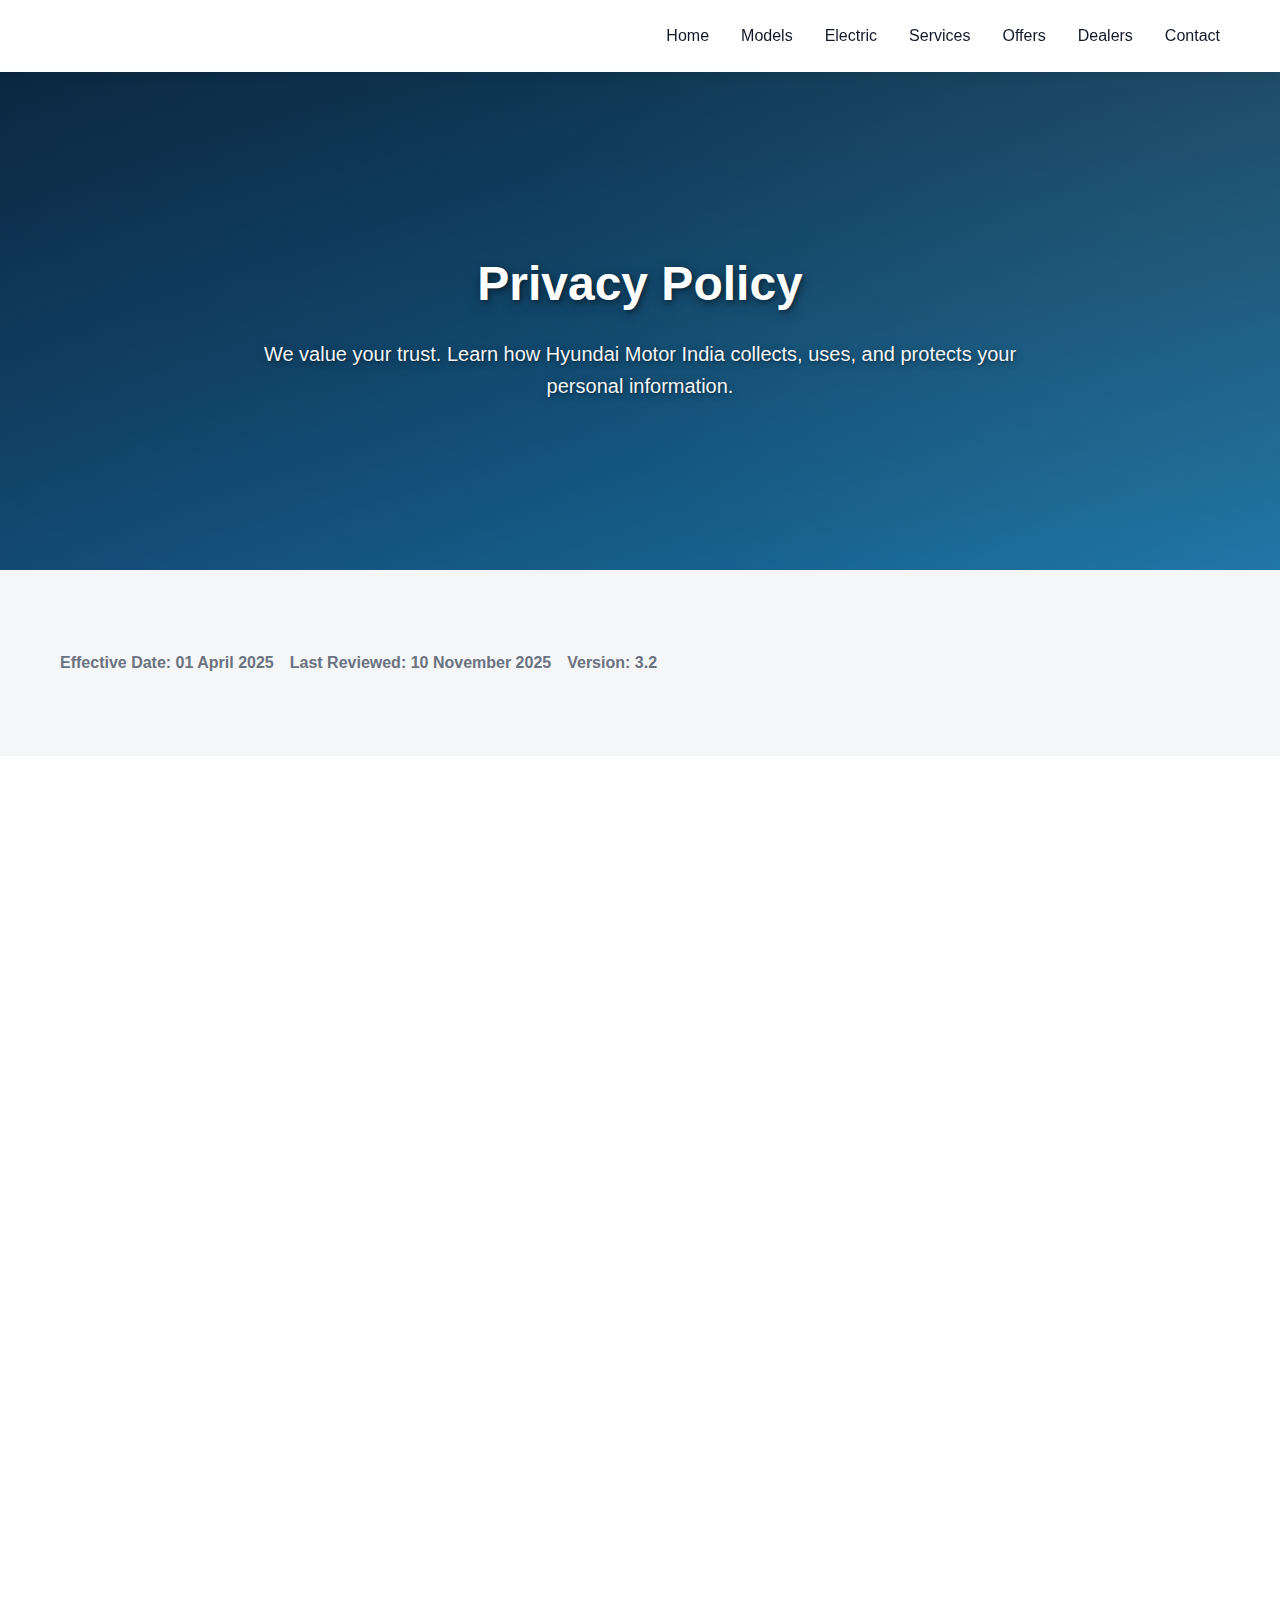
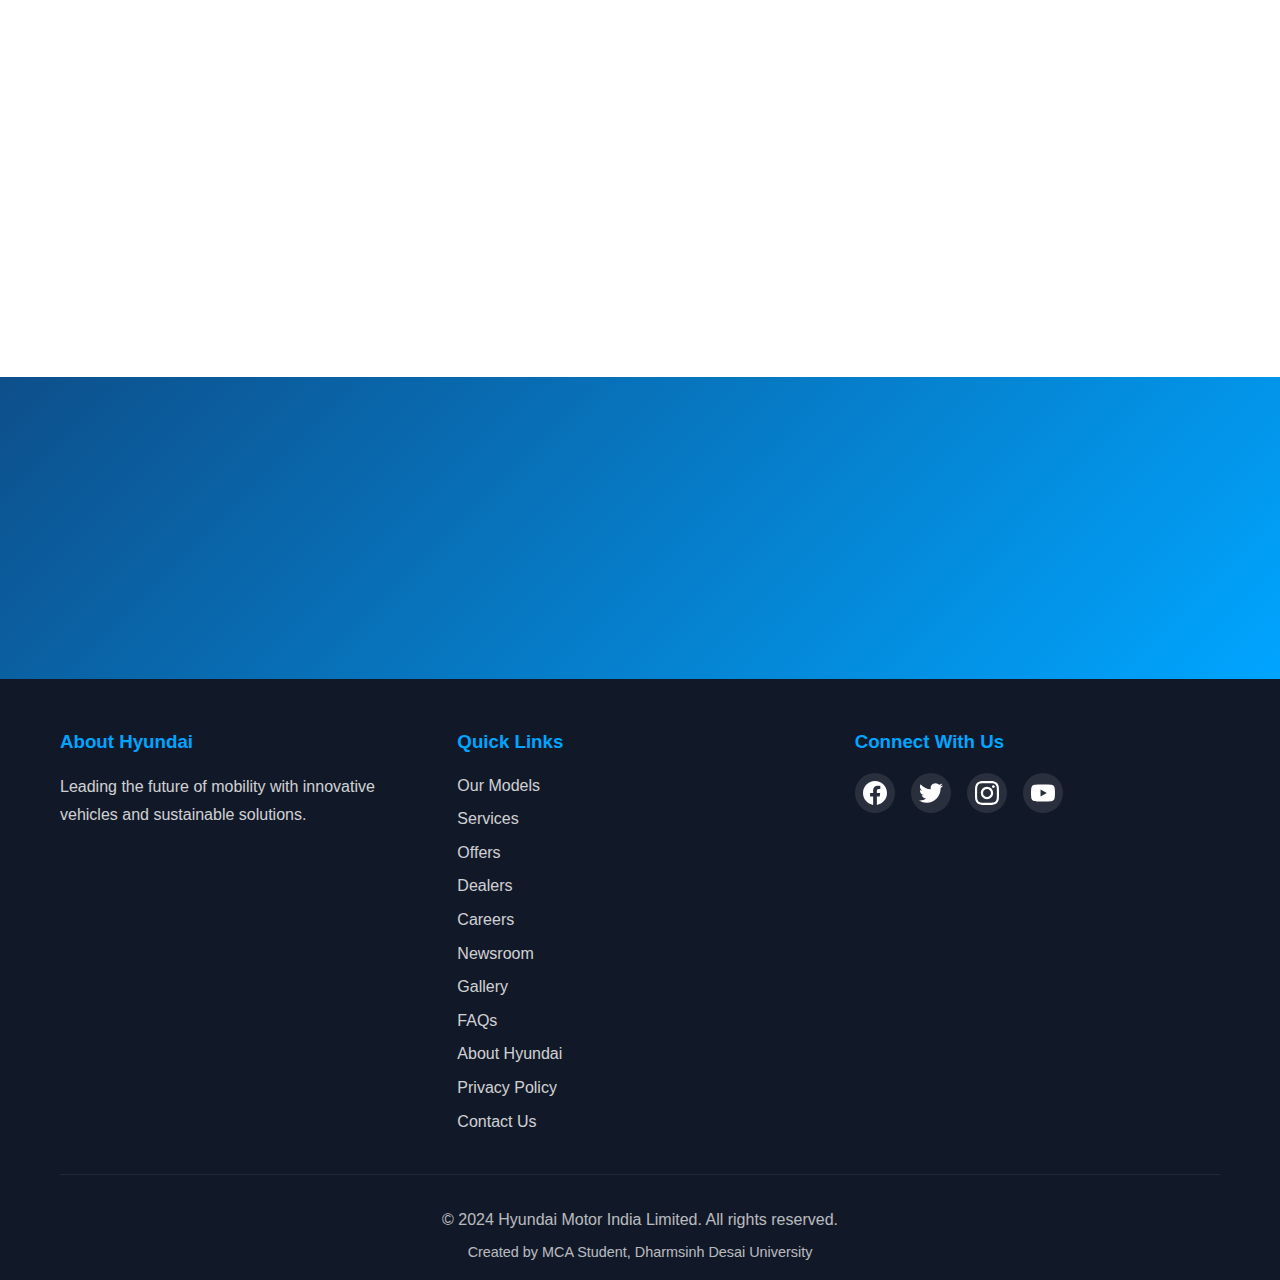
<file: privacy.html>
<!DOCTYPE html>
<html lang="en">
<head>
    <meta charset="UTF-8">
    <meta name="viewport" content="width=device-width, initial-scale=1.0">
    <title>Hyundai India - Privacy Policy</title>
    <link rel="icon" type="image/svg+xml" href="assets/favicon.svg">
    <link rel="stylesheet" href="css/global.css">
    <link rel="stylesheet" href="css/pages/privacy.css">
</head>
<body>
    <nav class="navbar" id="navbar">
        <div class="nav-container">
            <div class="nav-logo">
                <img src="assets/logo.svg" alt="Hyundai Logo" class="logo-img">
            </div>
            <ul class="nav-menu" id="navMenu">
                <li><a href="index.html#home" class="nav-link" data-page="home">Home</a></li>
                <li><a href="models.html" class="nav-link" data-page="models">Models</a></li>
                <li><a href="ev.html" class="nav-link" data-page="ev">Electric</a></li>
                <li><a href="services.html" class="nav-link" data-page="services">Services</a></li>
                <li><a href="offers.html" class="nav-link" data-page="offers">Offers</a></li>
                <li><a href="dealers.html" class="nav-link" data-page="dealers">Dealers</a></li>
                <li><a href="contact.html" class="nav-link" data-page="contact">Contact</a></li>
            </ul>
            <div class="hamburger" id="hamburger">
                <span></span>
                <span></span>
                <span></span>
            </div>
        </div>
    </nav>

    <main>
        <section class="page-hero">
            <div class="page-hero-overlay"></div>
            <div class="container">
                <div class="page-hero-content reveal">
                    <h1 class="page-title">Privacy Policy</h1>
                    <p class="page-subtitle">We value your trust. Learn how Hyundai Motor India collects, uses, and protects your personal information.</p>
                </div>
            </div>
        </section>

        <section class="page-section light">
            <div class="container reveal">
                <div class="policy-meta">
                    <span>Effective Date: 01 April 2025</span>
                    <span>Last Reviewed: 10 November 2025</span>
                    <span>Version: 3.2</span>
                </div>
            </div>
        </section>

        <section class="page-section">
            <div class="container reveal">
                <div class="policy-wrapper">
                    <div class="policy-section">
                        <h2>1. Information We Collect</h2>
                        <p>We collect personal information you provide directly, such as name, contact details, and vehicle preferences. We also gather data from connected services like Hyundai Bluelink, including location and diagnostics with your consent.</p>
                    </div>

                    <div class="policy-section">
                        <h2>2. How We Use Your Information</h2>
                        <ul>
                            <li>Process test drive requests, bookings, and service appointments</li>
                            <li>Provide connected car features, safety alerts, and remote access</li>
                            <li>Communicate offers, product updates, and relevant content</li>
                            <li>Improve products, services, and digital experiences</li>
                        </ul>
                    </div>

                    <div class="policy-section">
                        <h2>3. Data Sharing &amp; Disclosure</h2>
                        <p>Hyundai shares information with authorized dealers, service partners, and trusted vendors for fulfilment. We ensure strict confidentiality and require partners to follow Hyundai&#39;s data protection standards.</p>
                    </div>

                    <div class="policy-section">
                        <h2>4. Your Choices &amp; Rights</h2>
                        <ul>
                            <li>Update or correct your personal information</li>
                            <li>Opt-out of marketing communications anytime</li>
                            <li>Deactivate connected services via the Bluelink app</li>
                            <li>Request data deletion subject to regulatory requirements</li>
                        </ul>
                    </div>

                    <div class="policy-section">
                        <h2>5. Data Security</h2>
                        <p>We implement robust technical and organizational measures, including encryption, access controls, and regular audits, to protect your information against unauthorized access or misuse.</p>
                    </div>

                    <div class="policy-section">
                        <h2>6. Policy Updates</h2>
                        <p>Hyundai may update this policy periodically. Significant changes will be communicated via our website, app notifications, or email.</p>
                    </div>
                </div>
            </div>
        </section>

        <section class="page-section dark">
            <div class="container reveal">
                <div class="policy-contact">
                    <h2>Have Questions?</h2>
                    <p>Write to our Data Protection Officer at <a href="mailto:dpo@hyundai.co.in" style="color: var(--white); text-decoration: underline;">dpo@hyundai.co.in</a> or call 1800-11-4645.</p>
                    <a href="contact.html" class="btn btn-secondary" style="justify-self: center;">Contact Support</a>
                </div>
            </div>
        </section>
    </main>

    <footer class="footer">
        <div class="footer-container">
            <div class="footer-content">
                <div class="footer-section">
                    <h3>About Hyundai</h3>
                    <p>Leading the future of mobility with innovative vehicles and sustainable solutions.</p>
                </div>
                <div class="footer-section">
                    <h3>Quick Links</h3>
                    <ul>
                        <li><a href="models.html">Our Models</a></li>
                        <li><a href="services.html">Services</a></li>
                        <li><a href="offers.html">Offers</a></li>
                        <li><a href="dealers.html">Dealers</a></li>
                        <li><a href="careers.html">Careers</a></li>
                        <li><a href="news.html">Newsroom</a></li>
                        <li><a href="gallery.html">Gallery</a></li>
                        <li><a href="faqs.html">FAQs</a></li>
                        <li><a href="about.html">About Hyundai</a></li>
                        <li><a href="privacy.html">Privacy Policy</a></li>
                        <li><a href="contact.html">Contact Us</a></li>
                    </ul>
                </div>
                <div class="footer-section">
                    <h3>Connect With Us</h3>
                    <div class="social-icons">
                        <a href="#" aria-label="Facebook"><svg width="24" height="24" viewBox="0 0 24 24" fill="currentColor"><path d="M24 12.073c0-6.627-5.373-12-12-12s-12 5.373-12 12c0 5.99 4.388 10.954 10.125 11.854v-8.385H7.078v-3.47h3.047V9.43c0-3.007 1.792-4.669 4.533-4.669 1.312 0 2.686.235 2.686.235v2.953H15.83c-1.491 0-1.956.925-1.956 1.874v2.25h3.328l-.532 3.47h-2.796v8.385C19.612 23.027 24 18.062 24 12.073z"/></svg></a>
                        <a href="#" aria-label="Twitter"><svg width="24" height="24" viewBox="0 0 24 24" fill="currentColor"><path d="M23.953 4.57a10 10 0 01-2.825.775 4.958 4.958 0 002.163-2.723c-.951.555-2.005.959-3.127 1.184a4.92 4.92 0 00-8.384 4.482C7.69 8.095 4.067 6.13 1.64 3.162a4.822 4.822 0 00-.666 2.475c0 1.71.87 3.213 2.188 4.096a4.904 4.904 0 01-2.228-.616v.06a4.923 4.923 0 003.946 4.827 4.996 4.996 0 01-2.212.085 4.936 4.936 0 004.604 3.417 9.867 9.867 0 01-6.102 2.105c-.39 0-.779-.023-1.17-.067a13.995 13.995 0 007.557 2.209c9.053 0 13.998-7.496 13.998-13.985 0-.21 0-.42-.015-.63A9.935 9.935 0 0024 4.59z"/></svg></a>
                        <a href="#" aria-label="Instagram"><svg width="24" height="24" viewBox="0 0 24 24" fill="currentColor"><path d="M12 0C8.74 0 8.333.015 7.053.072 5.775.132 4.905.333 4.14.63c-.789.306-1.459.717-2.126 1.384S.935 3.35.63 4.14C.333 4.905.131 5.775.072 7.053.012 8.333 0 8.74 0 12s.015 3.667.072 4.947c.06 1.277.261 2.148.558 2.913.306.788.717 1.459 1.384 2.126.667.666 1.336 1.079 2.126 1.384.766.296 1.636.499 2.913.558C8.333 23.988 8.74 24 12 24s3.667-.015 4.947-.072c1.277-.06 2.148-.262 2.913-.558.788-.306 1.459-.718 2.126-1.384.666-.667 1.079-1.335 1.384-2.126.296-.765.499-1.636.558-2.913.06-1.28.072-1.687.072-4.947s-.015-3.667-.072-4.947c-.06-1.277-.262-2.149-.558-2.913-.306-.789-.718-1.459-1.384-2.126C21.319 1.347 20.651.935 19.86.63c-.765-.297-1.636-.499-2.913-.558C15.667.012 15.26 0 12 0zm0 2.16c3.203 0 3.585.016 4.85.071 1.17.055 1.805.249 2.227.415.562.217.96.477 1.382.896.419.42.679.819.896 1.381.164.422.36 1.057.413 2.227.057 1.266.07 1.646.07 4.85s-.015 3.585-.074 4.85c-.061 1.17-.249 1.805-.415 2.227-.217.562-.477.96-.896 1.382-.42.419-.82.679-1.38.896-.42.164-1.065.36-2.235.413-1.274.057-1.649.07-4.859.07-3.211 0-3.586-.015-4.859-.074-1.171-.061-1.816-.256-2.236-.415-.569-.224-.96-.479-1.379-.897-.419-.419-.69-.824-.9-1.38-.165-.42-.359-1.065-.413-2.235-.057-1.274-.07-1.649-.07-4.844 0-3.196.016-3.586.074-4.861.061-1.17.255-1.814.415-2.234.217-.562.478-.96.897-1.382.419-.419.824-.689 1.38-.896.42-.166 1.051-.361 2.221-.415 1.275-.057 1.65-.07 4.859-.07zm0 3.678c-3.405 0-6.162 2.76-6.162 6.162 0 3.405 2.76 6.162 6.162 6.162 3.405 0 6.162-2.76 6.162-6.162 0-3.405-2.76-6.162-6.162-6.162zM12 16c-2.21 0-4-1.79-4-4s1.79-4 4-4 4 1.79 4 4-1.79 4-4 4zm7.846-10.405c0 .795-.646 1.44-1.44 1.44-.795 0-1.44-.646-1.44-1.44 0-.794.646-1.439 1.44-1.439.793-.001 1.44.645 1.44 1.439z"/></svg></a>
                        <a href="#" aria-label="YouTube"><svg width="24" height="24" viewBox="0 0 24 24" fill="currentColor"><path d="M23.498 6.186a3.016 3.016 0 0 0-2.122-2.136C19.505 3.545 12 3.545 12 3.545s-7.505 0-9.377.505A3.017 3.017 0 0 0 .502 6.186C0 8.07 0 12 0 12s0 3.93.502 5.814a3.016 3.016 0 0 0 2.122 2.136c1.871.505 9.376.505 9.376.505s7.505 0 9.377-.505a3.015 3.015 0 0 0 2.122-2.136C24 15.93 24 12 24 12s0-3.93-.502-5.814zM9.545 15.568V8.432L15.818 12l-6.273 3.568z"/></svg></a>
                    </div>
                </div>
            </div>
            <div class="footer-bottom">
                <p>&copy; 2024 Hyundai Motor India Limited. All rights reserved.</p>
                <p class="credits">Created by MCA Student, Dharmsinh Desai University</p>
            </div>
        </div>
        <button class="back-to-top" id="backToTop" aria-label="Back to top">
            <svg width="20" height="20" viewBox="0 0 24 24" fill="none" stroke="currentColor" stroke-width="2">
                <path d="M18 15l-6-6-6 6"/>
            </svg>
        </button>
    </footer>

    <script src="js/global.js"></script>
    <script src="js/pages/privacy.js"></script>
</body>
</html>
</file>
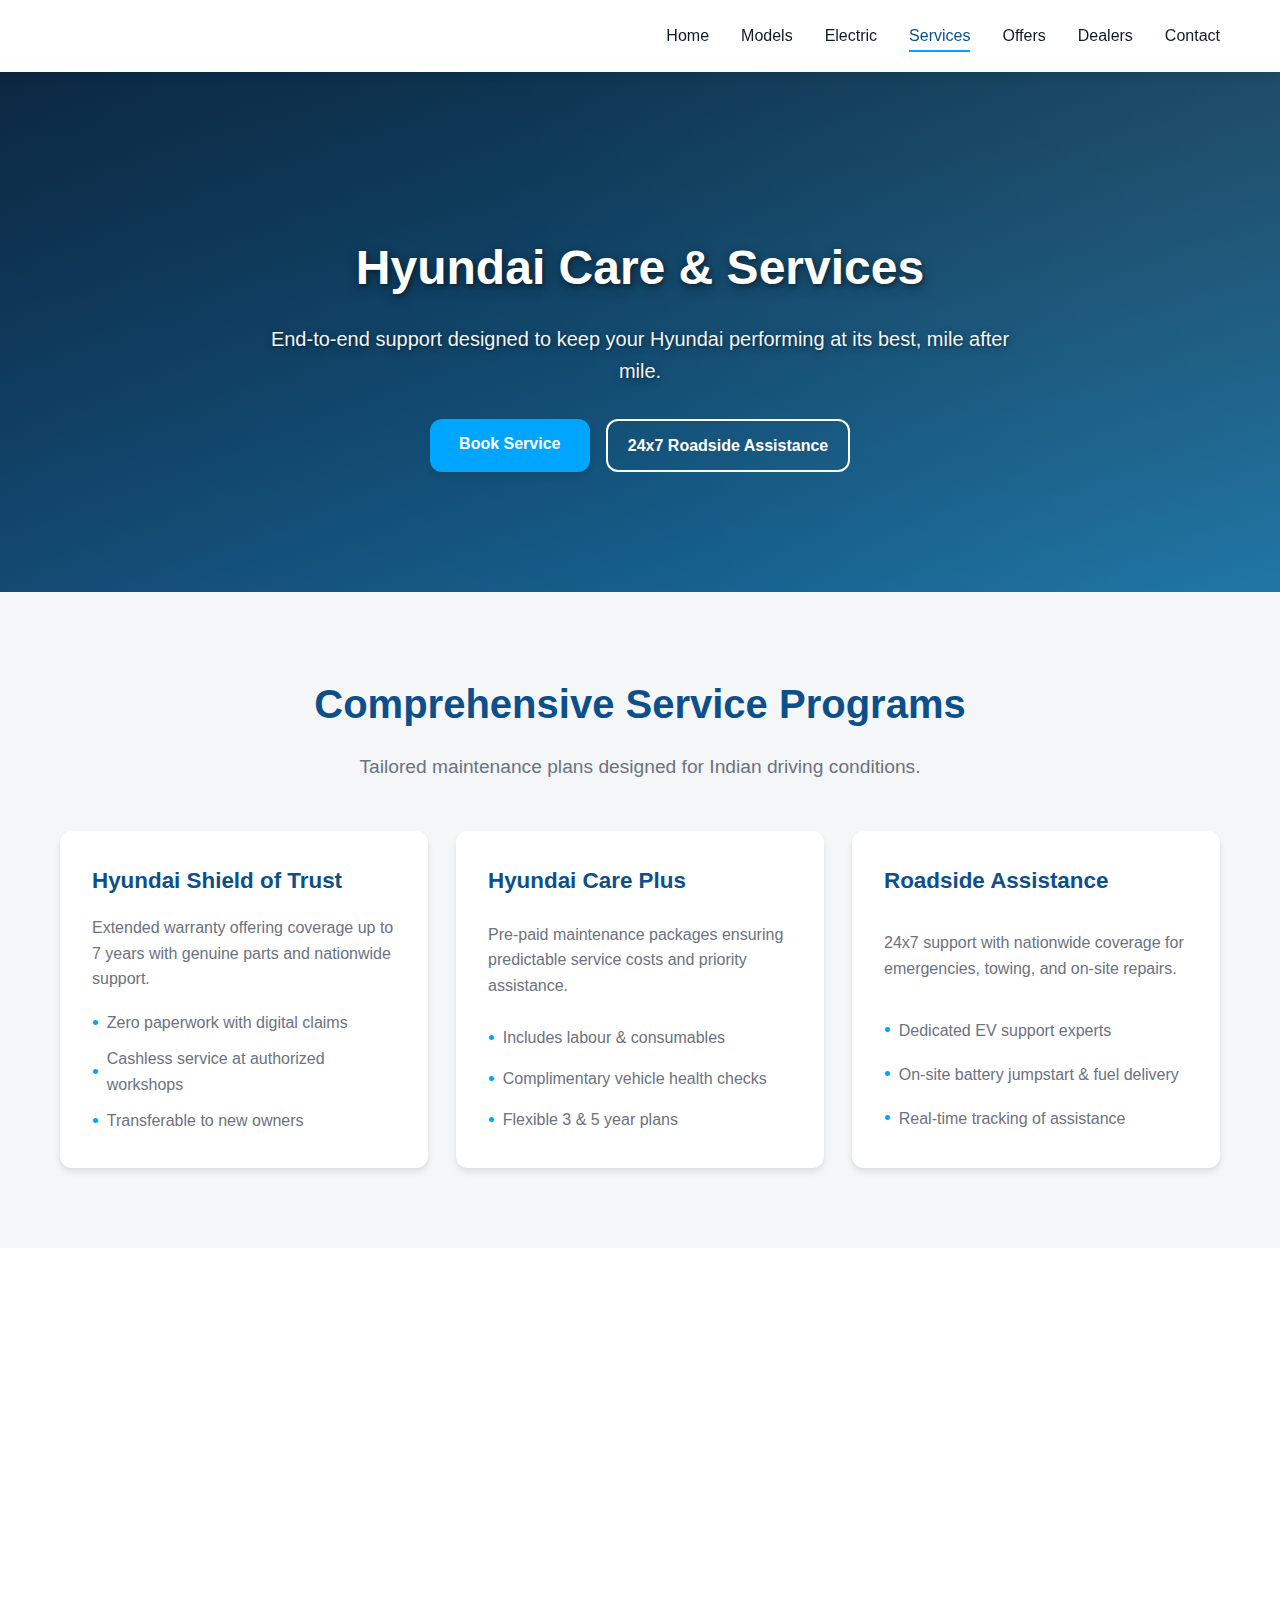
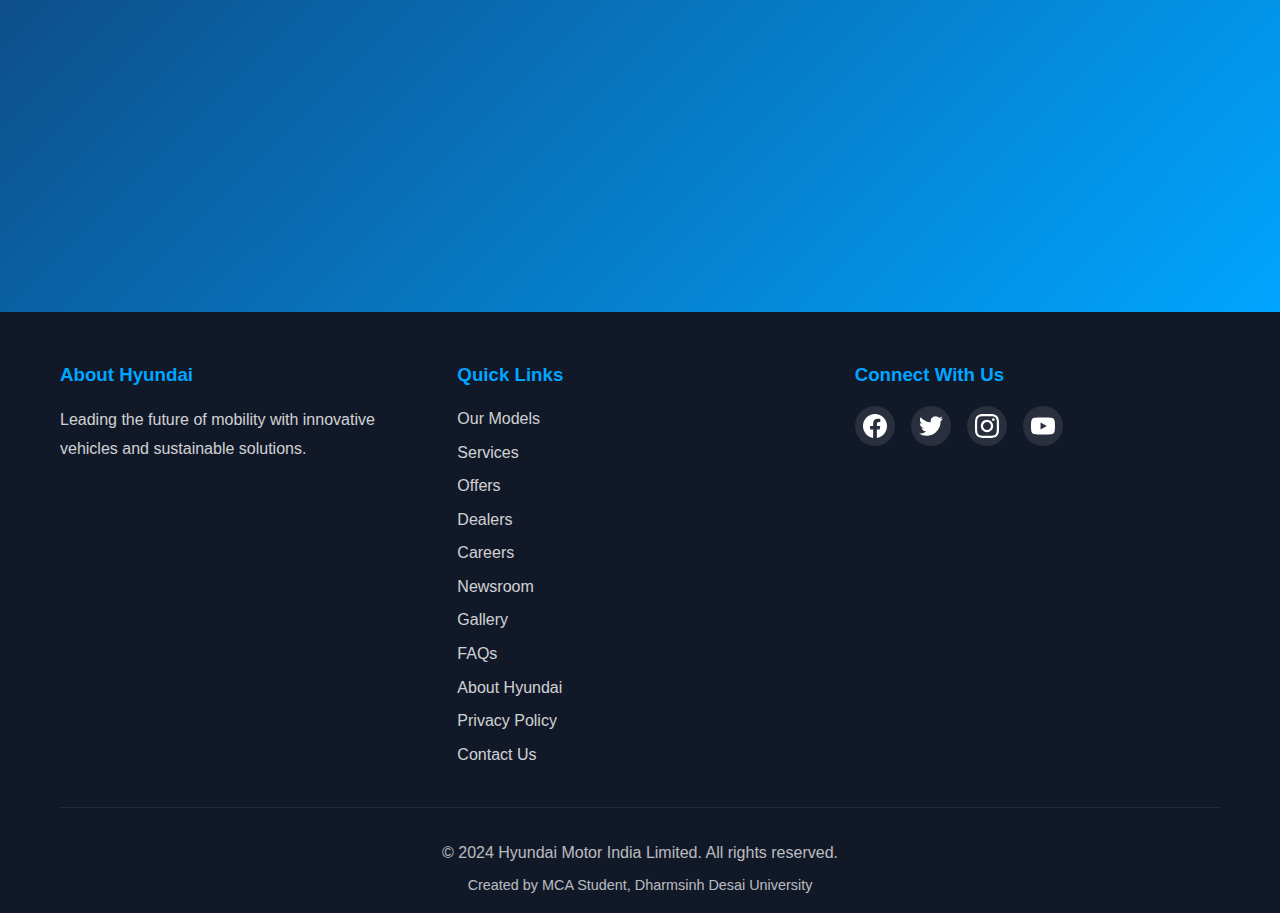
<file: services.html>
<!DOCTYPE html>
<html lang="en">
<head>
    <meta charset="UTF-8">
    <meta name="viewport" content="width=device-width, initial-scale=1.0">
    <title>Hyundai India - Services &amp; Support</title>
    <link rel="icon" type="image/svg+xml" href="assets/favicon.svg">
    <link rel="stylesheet" href="css/global.css">
    <link rel="stylesheet" href="css/pages/services.css">
</head>
<body>
    <nav class="navbar" id="navbar">
        <div class="nav-container">
            <div class="nav-logo">
                <img src="assets/logo.svg" alt="Hyundai Logo" class="logo-img">
            </div>
            <ul class="nav-menu" id="navMenu">
                <li><a href="index.html#home" class="nav-link" data-page="home">Home</a></li>
                <li><a href="models.html" class="nav-link" data-page="models">Models</a></li>
                <li><a href="ev.html" class="nav-link" data-page="ev">Electric</a></li>
                <li><a href="services.html" class="nav-link" data-page="services">Services</a></li>
                <li><a href="offers.html" class="nav-link" data-page="offers">Offers</a></li>
                <li><a href="dealers.html" class="nav-link" data-page="dealers">Dealers</a></li>
                <li><a href="contact.html" class="nav-link" data-page="contact">Contact</a></li>
            </ul>
            <div class="hamburger" id="hamburger">
                <span></span>
                <span></span>
                <span></span>
            </div>
        </div>
    </nav>

    <main>
        <section class="page-hero">
            <div class="page-hero-overlay"></div>
            <div class="container">
                <div class="page-hero-content reveal">
                    <h1 class="page-title">Hyundai Care &amp; Services</h1>
                    <p class="page-subtitle">End-to-end support designed to keep your Hyundai performing at its best, mile after mile.</p>
                    <div class="btn-group">
                        <a href="dealers.html" class="btn btn-primary">Book Service</a>
                        <a href="contact.html" class="btn btn-secondary">24x7 Roadside Assistance</a>
                    </div>
                </div>
            </div>
        </section>

        <section class="page-section light">
            <div class="container reveal">
                <h2 class="section-title">Comprehensive Service Programs</h2>
                <p class="section-subtitle">Tailored maintenance plans designed for Indian driving conditions.</p>
                <div class="services-grid">
                    <div class="service-card">
                        <h3>Hyundai Shield of Trust</h3>
                        <p>Extended warranty offering coverage up to 7 years with genuine parts and nationwide support.</p>
                        <ul>
                            <li>Zero paperwork with digital claims</li>
                            <li>Cashless service at authorized workshops</li>
                            <li>Transferable to new owners</li>
                        </ul>
                    </div>
                    <div class="service-card">
                        <h3>Hyundai Care Plus</h3>
                        <p>Pre-paid maintenance packages ensuring predictable service costs and priority assistance.</p>
                        <ul>
                            <li>Includes labour &amp; consumables</li>
                            <li>Complimentary vehicle health checks</li>
                            <li>Flexible 3 &amp; 5 year plans</li>
                        </ul>
                    </div>
                    <div class="service-card">
                        <h3>Roadside Assistance</h3>
                        <p>24x7 support with nationwide coverage for emergencies, towing, and on-site repairs.</p>
                        <ul>
                            <li>Dedicated EV support experts</li>
                            <li>On-site battery jumpstart &amp; fuel delivery</li>
                            <li>Real-time tracking of assistance</li>
                        </ul>
                    </div>
                </div>
            </div>
        </section>

        <section class="page-section">
            <div class="container reveal">
                <div class="maintenance-checklist">
                    <div class="maintenance-card">
                        <h4>Periodic Maintenance</h4>
                        <ul>
                            <li>Genuine engine oil &amp; filters</li>
                            <li>Brake &amp; suspension inspection</li>
                            <li>Digital vehicle health report</li>
                        </ul>
                    </div>
                    <div class="maintenance-card">
                        <h4>Digital Service Experience</h4>
                        <ul>
                            <li>Service booking via Bluelink app</li>
                            <li>Live service updates &amp; e-invoice</li>
                            <li>Online payment &amp; doorstep pickup</li>
                        </ul>
                    </div>
                    <div class="maintenance-card">
                        <h4>Sanitization &amp; Care</h4>
                        <ul>
                            <li>Cabin disinfection packages</li>
                            <li>Allergen-free air treatment</li>
                            <li>Exterior detailing &amp; polish</li>
                        </ul>
                    </div>
                </div>
            </div>
        </section>

        <section class="page-section dark">
            <div class="container reveal">
                <div class="service-cta">
                    <h2>Stay Assured with Hyundai Certified Service</h2>
                    <p>Schedule a service slot, explore warranty upgrades, or speak to our service specialists for personalized advice.</p>
                    <div class="btn-group" style="justify-content: center;">
                        <a href="dealers.html" class="btn btn-secondary">Find Service Center</a>
                        <a href="contact.html" class="btn btn-primary">Request a Callback</a>
                    </div>
                </div>
            </div>
        </section>
    </main>

    <footer class="footer">
        <div class="footer-container">
            <div class="footer-content">
                <div class="footer-section">
                    <h3>About Hyundai</h3>
                    <p>Leading the future of mobility with innovative vehicles and sustainable solutions.</p>
                </div>
                <div class="footer-section">
                    <h3>Quick Links</h3>
                    <ul>
                        <li><a href="models.html">Our Models</a></li>
                        <li><a href="services.html">Services</a></li>
                        <li><a href="offers.html">Offers</a></li>
                        <li><a href="dealers.html">Dealers</a></li>
                        <li><a href="careers.html">Careers</a></li>
                        <li><a href="news.html">Newsroom</a></li>
                        <li><a href="gallery.html">Gallery</a></li>
                        <li><a href="faqs.html">FAQs</a></li>
                        <li><a href="about.html">About Hyundai</a></li>
                        <li><a href="privacy.html">Privacy Policy</a></li>
                        <li><a href="contact.html">Contact Us</a></li>
                    </ul>
                </div>
                <div class="footer-section">
                    <h3>Connect With Us</h3>
                    <div class="social-icons">
                        <a href="#" aria-label="Facebook"><svg width="24" height="24" viewBox="0 0 24 24" fill="currentColor"><path d="M24 12.073c0-6.627-5.373-12-12-12s-12 5.373-12 12c0 5.99 4.388 10.954 10.125 11.854v-8.385H7.078v-3.47h3.047V9.43c0-3.007 1.792-4.669 4.533-4.669 1.312 0 2.686.235 2.686.235v2.953H15.83c-1.491 0-1.956.925-1.956 1.874v2.25h3.328l-.532 3.47h-2.796v8.385C19.612 23.027 24 18.062 24 12.073z"/></svg></a>
                        <a href="#" aria-label="Twitter"><svg width="24" height="24" viewBox="0 0 24 24" fill="currentColor"><path d="M23.953 4.57a10 10 0 01-2.825.775 4.958 4.958 0 002.163-2.723c-.951.555-2.005.959-3.127 1.184a4.92 4.92 0 00-8.384 4.482C7.69 8.095 4.067 6.13 1.64 3.162a4.822 4.822 0 00-.666 2.475c0 1.71.87 3.213 2.188 4.096a4.904 4.904 0 01-2.228-.616v.06a4.923 4.923 0 003.946 4.827 4.996 4.996 0 01-2.212.085 4.936 4.936 0 004.604 3.417 9.867 9.867 0 01-6.102 2.105c-.39 0-.779-.023-1.17-.067a13.995 13.995 0 007.557 2.209c9.053 0 13.998-7.496 13.998-13.985 0-.21 0-.42-.015-.63A9.935 9.935 0 0024 4.59z"/></svg></a>
                        <a href="#" aria-label="Instagram"><svg width="24" height="24" viewBox="0 0 24 24" fill="currentColor"><path d="M12 0C8.74 0 8.333.015 7.053.072 5.775.132 4.905.333 4.14.63c-.789.306-1.459.717-2.126 1.384S.935 3.35.63 4.14C.333 4.905.131 5.775.072 7.053.012 8.333 0 8.74 0 12s.015 3.667.072 4.947c.06 1.277.261 2.148.558 2.913.306.788.717 1.459 1.384 2.126.667.666 1.336 1.079 2.126 1.384.766.296 1.636.499 2.913.558C8.333 23.988 8.74 24 12 24s3.667-.015 4.947-.072c1.277-.06 2.148-.262 2.913-.558.788-.306 1.459-.718 2.126-1.384.666-.667 1.079-1.335 1.384-2.126.296-.765.499-1.636.558-2.913.06-1.28.072-1.687.072-4.947s-.015-3.667-.072-4.947c-.06-1.277-.262-2.149-.558-2.913-.306-.789-.718-1.459-1.384-2.126C21.319 1.347 20.651.935 19.86.63c-.765-.297-1.636-.499-2.913-.558C15.667.012 15.26 0 12 0zm0 2.16c3.203 0 3.585.016 4.85.071 1.17.055 1.805.249 2.227.415.562.217.96.477 1.382.896.419.42.679.819.896 1.381.164.422.36 1.057.413 2.227.057 1.266.07 1.646.07 4.85s-.015 3.585-.074 4.85c-.061 1.17-.249 1.805-.415 2.227-.217.562-.477.96-.896 1.382-.42.419-.82.679-1.38.896-.42.164-1.065.36-2.235.413-1.274.057-1.649.07-4.859.07-3.211 0-3.586-.015-4.859-.074-1.171-.061-1.816-.256-2.236-.415-.569-.224-.96-.479-1.379-.897-.419-.419-.69-.824-.9-1.38-.165-.42-.359-1.065-.413-2.235-.057-1.274-.07-1.649-.07-4.844 0-3.196.016-3.586.074-4.861.061-1.17.255-1.814.415-2.234.217-.562.478-.96.897-1.382.419-.419.824-.689 1.38-.896.42-.166 1.051-.361 2.221-.415 1.275-.057 1.65-.07 4.859-.07zm0 3.678c-3.405 0-6.162 2.76-6.162 6.162 0 3.405 2.76 6.162 6.162 6.162 3.405 0 6.162-2.76 6.162-6.162 0-3.405-2.76-6.162-6.162-6.162zM12 16c-2.21 0-4-1.79-4-4s1.79-4 4-4 4 1.79 4 4-1.79 4-4 4zm7.846-10.405c0 .795-.646 1.44-1.44 1.44-.795 0-1.44-.646-1.44-1.44 0-.794.646-1.439 1.44-1.439.793-.001 1.44.645 1.44 1.439z"/></svg></a>
                        <a href="#" aria-label="YouTube"><svg width="24" height="24" viewBox="0 0 24 24" fill="currentColor"><path d="M23.498 6.186a3.016 3.016 0 0 0-2.122-2.136C19.505 3.545 12 3.545 12 3.545s-7.505 0-9.377.505A3.017 3.017 0 0 0 .502 6.186C0 8.07 0 12 0 12s0 3.93.502 5.814a3.016 3.016 0 0 0 2.122 2.136c1.871.505 9.376.505 9.376.505s7.505 0 9.377-.505a3.015 3.015 0 0 0 2.122-2.136C24 15.93 24 12 24 12s0-3.93-.502-5.814zM9.545 15.568V8.432L15.818 12l-6.273 3.568z"/></svg></a>
                    </div>
                </div>
            </div>
            <div class="footer-bottom">
                <p>&copy; 2024 Hyundai Motor India Limited. All rights reserved.</p>
                <p class="credits">Created by MCA Student, Dharmsinh Desai University</p>
            </div>
        </div>
        <button class="back-to-top" id="backToTop" aria-label="Back to top">
            <svg width="20" height="20" viewBox="0 0 24 24" fill="none" stroke="currentColor" stroke-width="2">
                <path d="M18 15l-6-6-6 6"/>
            </svg>
        </button>
    </footer>

    <script src="js/global.js"></script>
    <script src="js/pages/services.js"></script>
</body>
</html>
</file>
<file: css/global.css>
/* ============================================
   HYUNDAI WEBSITE - GLOBAL STYLES
   ============================================ */

/* CSS Variables - Hyundai Theme Colors */
:root {
    --primary: #0D4F8B;
    --accent: #00A5FF;
    --light: #F4F6F8;
    --dark: #111827;
    --white: #FFFFFF;
    --gray: #6B7280;
    --gray-light: #E5E7EB;
    --transition: all 0.3s ease;
    --transition-slow: all 0.5s ease;
    --shadow: 0 4px 6px rgba(0, 0, 0, 0.1);
    --shadow-lg: 0 10px 25px rgba(0, 0, 0, 0.15);
    --shadow-xl: 0 20px 40px rgba(0, 0, 0, 0.2);
    
    /* Spacing System */
    --spacing-xs: 0.5rem;
    --spacing-sm: 1rem;
    --spacing-md: 1.5rem;
    --spacing-lg: 2rem;
    --spacing-xl: 3rem;
    --spacing-2xl: 4rem;
    
    /* Typography */
    --font-size-xs: 0.75rem;
    --font-size-sm: 0.875rem;
    --font-size-base: 1rem;
    --font-size-lg: 1.125rem;
    --font-size-xl: 1.25rem;
    --font-size-2xl: 1.5rem;
    --font-size-3xl: 2rem;
    --font-size-4xl: 2.5rem;
    --font-size-5xl: 3rem;
    
    /* Border Radius */
    --radius-sm: 5px;
    --radius-md: 10px;
    --radius-lg: 12px;
    --radius-xl: 16px;
    --radius-full: 999px;
}

/* Reset & Base Styles */
* {
    margin: 0;
    padding: 0;
    box-sizing: border-box;
}

html {
    scroll-behavior: smooth;
}

body {
    font-family: 'Segoe UI', Tahoma, Geneva, Verdana, sans-serif;
    line-height: 1.6;
    color: var(--dark);
    background-color: var(--white);
    overflow-x: hidden;
}

body.fade-out {
    opacity: 0;
    transition: opacity 0.3s ease;
}

img {
    max-width: 100%;
    display: block;
    height: auto;
}

/* Image Container Utilities */
.img-container {
    position: relative;
    overflow: hidden;
    border-radius: var(--radius-lg);
}

.img-container img {
    width: 100%;
    height: 100%;
    object-fit: cover;
    object-position: center;
    transition: var(--transition-slow);
}

.img-container:hover img {
    transform: scale(1.05);
}

.img-cover {
    object-fit: cover;
    object-position: center;
}

.img-contain {
    object-fit: contain;
    object-position: center;
}

a {
    color: inherit;
}

body.fade-in {
    animation: pageFadeIn 0.8s ease-in;
}

@keyframes pageFadeIn {
    from {
        opacity: 0;
        transform: translateY(10px);
    }
    to {
        opacity: 1;
        transform: translateY(0);
    }
}

/* Page Entry Animation */
.page-enter {
    animation: pageEnter 0.6s ease-out;
}

@keyframes pageEnter {
    from {
        opacity: 0;
        transform: translateY(20px);
    }
    to {
        opacity: 1;
        transform: translateY(0);
    }
}

.container {
    max-width: 1200px;
    margin: 0 auto;
    padding: 0 20px;
}

main {
    position: relative;
}

section {
    padding: 80px 0;
}

.section-title {
    font-size: 2.5rem;
    font-weight: 700;
    color: var(--primary);
    text-align: center;
    margin-bottom: 1rem;
}

.section-subtitle {
    font-size: 1.2rem;
    color: var(--gray);
    text-align: center;
    margin-bottom: 3rem;
}

.grid {
    display: grid;
    gap: 2rem;
}

.text-center {
    text-align: center;
}

.btn {
    display: inline-block;
    padding: 12px 20px;
    text-decoration: none;
    border-radius: 12px;
    font-weight: 600;
    transition: 0.3s ease;
    cursor: pointer;
    border: none;
    font-size: 1rem;
    text-align: center;
}

.btn:hover {
    transform: translateY(-3px);
}

.btn-primary {
    background-color: var(--accent);
    color: var(--white);
    box-shadow: var(--shadow);
}

.btn-primary:hover {
    background-color: var(--primary);
    box-shadow: var(--shadow-lg);
}

.btn-primary:active {
    transform: translateY(-1px);
}

.btn-secondary {
    background-color: transparent;
    color: var(--white);
    border: 2px solid var(--white);
}

.btn-secondary:hover {
    background-color: var(--white);
    color: var(--primary);
    box-shadow: var(--shadow-lg);
}

.btn-secondary:active {
    transform: translateY(-1px);
}

.btn-outline {
    background-color: transparent;
    color: var(--primary);
    border: 2px solid var(--primary);
}

.btn-outline:hover {
    background-color: var(--primary);
    color: var(--white);
    box-shadow: var(--shadow-lg);
}

.btn-outline:active {
    transform: translateY(-1px);
}

/* Button Glow Effect */
.btn-glow {
    position: relative;
    overflow: hidden;
}

.btn-glow::before {
    content: '';
    position: absolute;
    top: 50%;
    left: 50%;
    width: 0;
    height: 0;
    border-radius: 50%;
    background: rgba(255, 255, 255, 0.3);
    transform: translate(-50%, -50%);
    transition: width 0.6s, height 0.6s;
}

.btn-glow:hover::before {
    width: 300px;
    height: 300px;
}

/* ============================================
   NAVIGATION
   ============================================ */

.navbar {
    position: fixed;
    top: 0;
    left: 0;
    width: 100%;
    background-color: rgba(255, 255, 255, 0.95);
    backdrop-filter: blur(10px);
    box-shadow: 0 2px 10px rgba(0, 0, 0, 0.1);
    z-index: 1000;
    transition: var(--transition);
}

.navbar.scrolled {
    background-color: rgba(255, 255, 255, 0.98);
    box-shadow: 0 4px 20px rgba(0, 0, 0, 0.15);
}

.nav-container {
    max-width: 1200px;
    margin: 0 auto;
    padding: 1rem 20px;
    display: flex;
    justify-content: space-between;
    align-items: center;
}

.nav-logo .logo-img {
    height: 40px;
    width: auto;
    transition: var(--transition);
}

.nav-logo:hover .logo-img {
    transform: scale(1.05);
}

.nav-menu {
    display: flex;
    list-style: none;
    gap: 2rem;
    align-items: center;
}

.nav-link {
    text-decoration: none;
    color: var(--dark);
    font-weight: 500;
    position: relative;
    transition: var(--transition);
    padding: 0.5rem 0;
}

.nav-link::after {
    content: '';
    position: absolute;
    bottom: 0;
    left: 0;
    width: 0;
    height: 2px;
    background-color: var(--accent);
    transition: var(--transition);
}

.nav-link:hover,
.nav-link.active {
    color: var(--primary);
}

.nav-link:hover::after,
.nav-link.active::after {
    width: 100%;
}

.hamburger {
    display: none;
    flex-direction: column;
    cursor: pointer;
    gap: 5px;
}

.hamburger span {
    width: 25px;
    height: 3px;
    background-color: var(--dark);
    transition: var(--transition);
    border-radius: 3px;
}

.hamburger.active span:nth-child(1) {
    transform: rotate(45deg) translate(8px, 8px);
}

.hamburger.active span:nth-child(2) {
    opacity: 0;
}

.hamburger.active span:nth-child(3) {
    transform: rotate(-45deg) translate(7px, -7px);
}

/* ============================================
   PAGE HERO (GENERIC)
   ============================================ */

.page-hero {
    position: relative;
    margin-top: 70px;
    padding: 160px 0 120px;
    background: linear-gradient(135deg, rgba(13, 79, 139, 0.95) 0%, rgba(0, 165, 255, 0.85) 100%);
    color: var(--white);
    overflow: hidden;
    min-height: 500px;
    display: flex;
    align-items: center;
}

.page-hero::before {
    content: '';
    position: absolute;
    inset: 0;
    background: radial-gradient(circle at top right, rgba(255, 255, 255, 0.25), transparent 55%);
    opacity: 0.6;
    z-index: 1;
}

.page-hero-overlay {
    position: absolute;
    inset: 0;
    background: linear-gradient(
        to bottom,
        rgba(0, 0, 0, 0.55) 0%,
        rgba(0, 0, 0, 0.35) 100%
    );
    z-index: 1;
    pointer-events: none;
}

.page-hero .container {
    position: relative;
    z-index: 2;
    width: 100%;
}

.page-hero-content {
    text-align: center;
    max-width: 780px;
    margin: 0 auto;
    position: relative;
    z-index: 10;
    color: var(--white);
}

.page-title {
    font-size: 3rem;
    font-weight: 700;
    margin-bottom: 1rem;
    text-shadow: 0 4px 12px rgba(0, 0, 0, 0.35), 2px 2px 4px rgba(0, 0, 0, 0.3);
}

.page-subtitle {
    font-size: 1.25rem;
    opacity: 0.95;
    margin-bottom: 2rem;
    text-shadow: 0 2px 8px rgba(0, 0, 0, 0.35), 1px 1px 2px rgba(0, 0, 0, 0.3);
}

.page-hero .btn-group {
    display: flex;
    justify-content: center;
    gap: 16px;
    flex-wrap: wrap;
}

.page-hero .btn-group .btn {
    padding: 12px 20px;
    font-size: 16px;
    font-weight: 600;
    min-width: 160px;
}

.page-section {
    padding: 80px 0;
}

.page-section.light {
    background-color: var(--light);
}

.page-section.dark {
    background: linear-gradient(135deg, var(--primary) 0%, var(--accent) 100%);
    color: var(--white);
}

.content-wrapper {
    max-width: 1000px;
    margin: 0 auto;
}

.content-grid {
    display: grid;
    gap: 2.5rem;
}

.content-grid.two-column {
    grid-template-columns: repeat(auto-fit, minmax(280px, 1fr));
}

.stat-grid {
    display: grid;
    gap: 1.5rem;
    grid-template-columns: repeat(auto-fit, minmax(160px, 1fr));
}

.metric-card {
    background-color: var(--white);
    border-radius: 10px;
    padding: 1.5rem;
    box-shadow: var(--shadow);
    text-align: center;
}

.metric-card h4 {
    font-size: 1.8rem;
    color: var(--primary);
    margin-bottom: 0.5rem;
}

.metric-card span {
    color: var(--gray);
    font-weight: 600;
}

.surface-card {
    background-color: var(--white);
    border-radius: var(--radius-lg);
    padding: 2.5rem;
    box-shadow: var(--shadow);
    transition: var(--transition);
}

.surface-card.transparent {
    background-color: rgba(255, 255, 255, 0.08);
    box-shadow: none;
}

.surface-card:hover {
    transform: translateY(-5px);
    box-shadow: var(--shadow-lg);
}

/* Card Utilities */
.card {
    background-color: var(--white);
    border-radius: var(--radius-lg);
    padding: var(--spacing-lg);
    box-shadow: var(--shadow);
    transition: var(--transition);
}

.card:hover {
    transform: translateY(-5px);
    box-shadow: var(--shadow-lg);
}

.card-lift {
    transition: var(--transition);
}

.card-lift:hover {
    transform: translateY(-10px);
    box-shadow: var(--shadow-xl);
}

.tag {
    display: inline-flex;
    align-items: center;
    justify-content: center;
    padding: 0.35rem 1rem;
    border-radius: 999px;
    background-color: var(--light);
    color: var(--primary);
    font-weight: 600;
    font-size: 0.9rem;
}

.details-list {
    list-style: none;
    display: grid;
    gap: 1rem;
}

.details-list li {
    display: flex;
    align-items: center;
    gap: 0.75rem;
}

.details-list li::before {
    content: '';
    width: 10px;
    height: 10px;
    border-radius: 50%;
    background-color: var(--accent);
    flex-shrink: 0;
}

/* ============================================
   FOOTER
   ============================================ */

.footer {
    background-color: var(--dark);
    color: var(--white);
    padding: 3rem 0 1rem;
    position: relative;
}

.footer-container {
    max-width: 1200px;
    margin: 0 auto;
    padding: 0 20px;
}

.footer-content {
    display: grid;
    grid-template-columns: repeat(auto-fit, minmax(250px, 1fr));
    gap: 2rem;
    margin-bottom: 2rem;
}

.footer-section h3 {
    margin-bottom: 1rem;
    color: var(--accent);
}

.footer-section p {
    opacity: 0.8;
    line-height: 1.8;
}

.footer-section ul {
    list-style: none;
}

.footer-section ul li {
    margin-bottom: 0.5rem;
}

.footer-section ul li a {
    color: var(--white);
    text-decoration: none;
    opacity: 0.8;
    transition: var(--transition);
}

.footer-section ul li a:hover {
    opacity: 1;
    color: var(--accent);
    padding-left: 5px;
}

.social-icons {
    display: flex;
    gap: 1rem;
    margin-top: 1rem;
}

.social-icons a {
    width: 40px;
    height: 40px;
    display: flex;
    align-items: center;
    justify-content: center;
    background-color: rgba(255, 255, 255, 0.1);
    border-radius: 50%;
    color: var(--white);
    transition: var(--transition);
}

.social-icons a:hover {
    background-color: var(--accent);
    transform: translateY(-3px);
}

.footer-bottom {
    text-align: center;
    padding-top: 2rem;
    border-top: 1px solid rgba(255, 255, 255, 0.1);
    opacity: 0.7;
}

.footer-bottom .credits {
    margin-top: 0.5rem;
    font-size: 0.9rem;
}

.back-to-top {
    position: fixed;
    bottom: 30px;
    right: 30px;
    width: 50px;
    height: 50px;
    background-color: var(--accent);
    color: var(--white);
    border: none;
    border-radius: 50%;
    cursor: pointer;
    display: flex;
    align-items: center;
    justify-content: center;
    box-shadow: var(--shadow-lg);
    transition: var(--transition);
    opacity: 0;
    visibility: hidden;
    z-index: 999;
}

.back-to-top.visible {
    opacity: 1;
    visibility: visible;
}

.back-to-top:hover {
    background-color: var(--primary);
    transform: translateY(-5px);
}

/* ============================================
   REVEAL ANIMATION
   ============================================ */

.reveal {
    opacity: 0;
    transform: translateY(12px);
    transition: 0.6s ease;
}

.reveal.in-view,
.reveal.revealed {
    opacity: 1;
    transform: translateY(0);
}

.reveal-fade {
    opacity: 0;
    transition: opacity 0.8s ease-out;
}

.reveal-fade.revealed {
    opacity: 1;
}

.reveal-scale {
    opacity: 0;
    transform: scale(0.9);
    transition: opacity 0.6s ease-out, transform 0.6s ease-out;
}

.reveal-scale.revealed {
    opacity: 1;
    transform: scale(1);
}

.reveal-slide-left {
    opacity: 0;
    transform: translateX(-30px);
    transition: opacity 0.6s ease-out, transform 0.6s ease-out;
}

.reveal-slide-left.revealed {
    opacity: 1;
    transform: translateX(0);
}

.reveal-slide-right {
    opacity: 0;
    transform: translateX(30px);
    transition: opacity 0.6s ease-out, transform 0.6s ease-out;
}

.reveal-slide-right.revealed {
    opacity: 1;
    transform: translateX(0);
}

/* ============================================
   RESPONSIVE DESIGN
   ============================================ */

@media (min-width: 1200px) {
    .container {
        max-width: 1200px;
    }
}

@media (max-width: 992px) {
    .section-title {
        font-size: 2rem;
    }

    .page-hero {
        padding: 120px 0 80px;
        min-height: 450px;
    }

    .page-title {
        font-size: 2.5rem;
    }

    .page-subtitle {
        font-size: 1.1rem;
    }

    .page-hero .btn-group .btn {
        font-size: 15px;
        padding: 12px 18px;
    }
}

@media (max-width: 768px) {
    .nav-menu {
        position: fixed;
        left: -100%;
        top: 70px;
        flex-direction: column;
        background-color: var(--white);
        width: 100%;
        text-align: center;
        transition: 0.3s;
        box-shadow: 0 10px 27px rgba(0, 0, 0, 0.05);
        padding: 2rem 0;
        gap: 0;
    }

    .nav-menu.active {
        left: 0;
    }

    .nav-menu li {
        width: 100%;
        padding: 1rem 0;
    }

    .hamburger {
        display: flex;
    }

    section {
        padding: 60px 0;
    }

    .page-hero {
        padding: 100px 0 60px;
        min-height: 400px;
    }

    .page-title {
        font-size: 2.2rem;
    }

    .page-subtitle {
        font-size: 1rem;
    }

    .page-hero .btn-group {
        flex-direction: column;
        width: 100%;
        max-width: 300px;
        margin: 0 auto;
        gap: 12px;
    }

    .page-hero .btn-group .btn {
        width: 100%;
        font-size: 15px;
        padding: 12px 20px;
    }
}

@media (max-width: 576px) {
    .nav-container {
        padding: 1rem 15px;
    }

    .section-title {
        font-size: 1.8rem;
    }

    .page-hero {
        padding: 80px 0 50px;
        min-height: 350px;
    }

    .page-title {
        font-size: 1.8rem;
    }

    .page-subtitle {
        font-size: 0.95rem;
    }

    .page-hero .btn-group {
        max-width: 100%;
    }

    .page-hero .btn-group .btn {
        font-size: 14px;
        padding: 10px 18px;
    }

    .back-to-top {
        width: 45px;
        height: 45px;
        bottom: 20px;
        right: 20px;
    }
}
</file>
<file: css/pages/about.css>
/* ============================================
   HYUNDAI WEBSITE - ABOUT PAGE STYLES
   ============================================ */

.about-intro {
    display: grid;
    gap: 1.5rem;
    max-width: 820px;
    margin: 0 auto;
    text-align: center;
    color: var(--gray);
}

.timeline {
    position: relative;
    margin-top: 3rem;
    padding-left: 2rem;
    display: grid;
    gap: 2rem;
}

.timeline::before {
    content: '';
    position: absolute;
    left: 15px;
    top: 0;
    bottom: 0;
    width: 2px;
    background: linear-gradient(180deg, var(--accent), transparent);
}

.timeline-item {
    position: relative;
    background-color: var(--white);
    border-radius: var(--radius-lg);
    padding: 1.75rem;
    box-shadow: var(--shadow);
    transition: var(--transition);
}

.timeline-item:hover {
    transform: translateX(5px);
    box-shadow: var(--shadow-lg);
}

.timeline-item::before {
    content: '';
    position: absolute;
    left: -2rem;
    top: 1.5rem;
    width: 10px;
    height: 10px;
    background-color: var(--accent);
    border-radius: 50%;
}

.timeline-item h3 {
    font-size: 1.4rem;
    color: var(--primary);
    margin-bottom: 0.5rem;
}

.timeline-item span {
    display: block;
    font-weight: 600;
    color: var(--accent);
    margin-bottom: 0.75rem;
}

.leadership-grid {
    display: grid;
    gap: 1.5rem;
    grid-template-columns: repeat(auto-fit, minmax(220px, 1fr));
}

.leader-card {
    background-color: var(--white);
    border-radius: var(--radius-lg);
    padding: 1.75rem;
    box-shadow: var(--shadow);
    text-align: center;
    display: grid;
    gap: 0.75rem;
    transition: var(--transition);
}

.leader-card:hover {
    transform: translateY(-5px);
    box-shadow: var(--shadow-lg);
}

.leader-card img {
    width: 100px;
    height: 100px;
    border-radius: 50%;
    margin: 0 auto;
    object-fit: cover;
    object-position: center;
    transition: var(--transition);
}

.leader-card:hover img {
    transform: scale(1.1);
}

.leader-card h4 {
    font-size: 1.2rem;
    color: var(--primary);
}

.leader-card span {
    color: var(--gray);
    font-weight: 600;
}

.mission-grid {
    display: grid;
    gap: 1.5rem;
    grid-template-columns: repeat(auto-fit, minmax(240px, 1fr));
}

.mission-card {
    background-color: var(--white);
    border-radius: var(--radius-lg);
    padding: 1.75rem;
    box-shadow: var(--shadow);
    display: grid;
    gap: 0.75rem;
    text-align: center;
    transition: var(--transition);
}

.mission-card:hover {
    transform: translateY(-5px);
    box-shadow: var(--shadow-lg);
}

.mission-card h3 {
    color: var(--primary);
    font-size: 1.3rem;
}

.mission-card p {
    color: var(--gray);
}

@media (max-width: 576px) {
    .timeline {
        padding-left: 1.5rem;
    }

    .timeline-item::before {
        left: -1.5rem;
    }
}
</file>
<file: css/pages/careers.css>
/* ============================================
   HYUNDAI WEBSITE - CAREERS PAGE STYLES
   ============================================ */

.careers-intro {
    text-align: center;
    display: grid;
    gap: 1rem;
    max-width: 720px;
    margin: 0 auto;
}

.careers-intro p {
    color: var(--gray);
    font-size: 1.05rem;
}

.careers-grid {
    display: grid;
    gap: 1.5rem;
}

.job-card {
    background-color: var(--white);
    border-radius: var(--radius-lg);
    padding: 2rem;
    box-shadow: var(--shadow);
    display: grid;
    gap: 1rem;
    transition: var(--transition);
}

.job-card:hover {
    transform: translateY(-5px);
    box-shadow: var(--shadow-lg);
}

.job-card header {
    display: flex;
    flex-wrap: wrap;
    gap: 0.75rem;
    align-items: center;
    justify-content: space-between;
}

.job-card h3 {
    font-size: 1.4rem;
    color: var(--primary);
}

.job-meta {
    display: flex;
    flex-wrap: wrap;
    gap: 0.5rem;
    color: var(--gray);
    font-weight: 600;
}

.job-card ul {
    list-style: none;
    display: grid;
    gap: 0.5rem;
    color: var(--gray);
}

.job-card ul li {
    display: flex;
    gap: 0.5rem;
}

.job-card ul li::before {
    content: '•';
    color: var(--accent);
}

.values-grid {
    display: grid;
    gap: 1.5rem;
    grid-template-columns: repeat(auto-fit, minmax(240px, 1fr));
}

.value-card {
    background-color: var(--white);
    border-radius: var(--radius-lg);
    padding: 1.75rem;
    box-shadow: var(--shadow);
    display: grid;
    gap: 0.75rem;
    text-align: center;
    transition: var(--transition);
}

.value-card:hover {
    transform: translateY(-5px);
    box-shadow: var(--shadow-lg);
}

.value-card h4 {
    color: var(--primary);
    font-size: 1.3rem;
}

.value-card p {
    color: var(--gray);
}

.careers-cta {
    text-align: center;
    display: grid;
    gap: 1rem;
}

.careers-cta p {
    color: rgba(255, 255, 255, 0.85);
    font-size: 1.05rem;
}

@media (max-width: 768px) {
    .job-card {
        padding: 1.75rem;
    }
}
</file>
<file: css/pages/contact.css>
/* ============================================
   HYUNDAI WEBSITE - CONTACT PAGE STYLES
   ============================================ */

.contact-layout {
    display: grid;
    gap: 2.5rem;
    grid-template-columns: repeat(auto-fit, minmax(320px, 1fr));
    align-items: start;
}

.contact-details {
    display: grid;
    gap: 1.25rem;
}

.contact-card {
    background-color: var(--white);
    border-radius: var(--radius-lg);
    padding: 2rem;
    box-shadow: var(--shadow);
    display: grid;
    gap: 0.75rem;
    transition: var(--transition);
}

.contact-card:hover {
    transform: translateY(-5px);
    box-shadow: var(--shadow-lg);
}

.contact-card h3 {
    font-size: 1.4rem;
    color: var(--primary);
}

.contact-card p,
.contact-card a {
    color: var(--gray);
}

.contact-card a {
    text-decoration: none;
    font-weight: 600;
    color: var(--primary);
}

.contact-card ul {
    list-style: none;
    display: grid;
    gap: 0.5rem;
}

.contact-map {
    background: linear-gradient(135deg, rgba(13, 79, 139, 0.1) 0%, rgba(0, 165, 255, 0.2) 100%);
    border-radius: 16px;
    min-height: 360px;
    box-shadow: var(--shadow);
    display: flex;
    align-items: center;
    justify-content: center;
    color: var(--primary);
    font-weight: 600;
    letter-spacing: 0.5px;
}

.hours-list {
    list-style: none;
    display: grid;
    gap: 0.5rem;
    color: var(--gray);
}

.support-grid {
    display: grid;
    gap: 1.5rem;
    grid-template-columns: repeat(auto-fit, minmax(240px, 1fr));
}

.support-card {
    background-color: var(--white);
    border-radius: var(--radius-lg);
    padding: 1.75rem;
    box-shadow: var(--shadow);
    display: grid;
    gap: 0.75rem;
    transition: var(--transition);
}

.support-card:hover {
    transform: translateY(-5px);
    box-shadow: var(--shadow-lg);
}

.support-card h4 {
    color: var(--primary);
    font-size: 1.2rem;
}

.support-card p {
    color: var(--gray);
}

@media (max-width: 768px) {
    .contact-layout {
        grid-template-columns: 1fr;
    }
}
</file>
<file: css/pages/index.css>
/* ============================================
   HYUNDAI WEBSITE - INDEX PAGE STYLES
   ============================================ */

.hero {
    position: relative;
    height: clamp(500px, 100vh, 800px);
    min-height: 500px;
    overflow: hidden;
    margin-top: 70px;
    display: flex;
    align-items: center;
}

.hero-slider {
    position: relative;
    width: 100%;
    height: 100%;
}

.hero-slide {
    position: absolute;
    top: 0;
    left: 0;
    width: 100%;
    height: 100%;
    opacity: 0;
    transition: opacity 0.6s ease-in-out;
}

.hero-slide.active {
    opacity: 1;
    z-index: 1;
}

.hero-image-container {
    width: 100%;
    height: 100%;
    position: relative;
    overflow: hidden;
    border-radius: 0;
}

.hero-slide-img {
    width: 100%;
    height: 100%;
    object-fit: cover;
    object-position: center;
    position: absolute;
    inset: 0;
    opacity: 0;
    transition: opacity 0.6s ease;
}

.hero-slide.active .hero-slide-img {
    opacity: 1;
}

.hero-slide-bg {
    width: 100%;
    height: 100%;
    position: absolute;
    inset: 0;
}

.hero-overlay {
    position: absolute;
    inset: 0;
    background: linear-gradient(
        rgba(0, 0, 0, 0.55),
        rgba(0, 0, 0, 0.35)
    );
    z-index: 5;
    pointer-events: none;
    border-radius: 0;
}

.hero-content {
    position: absolute;
    inset: 0;
    z-index: 3;
    display: flex;
    flex-direction: column;
    justify-content: center;
    align-items: center;
    text-align: center;
    padding: 0 20px;
}

.hero-text {
    position: relative;
    z-index: 10;
    color: var(--white);
    max-width: 800px;
}

.hero-title {
    font-size: 3.5rem;
    font-weight: 700;
    margin-bottom: 1rem;
    text-shadow: 0 4px 12px rgba(0, 0, 0, 0.35), 2px 2px 4px rgba(0, 0, 0, 0.3);
    animation: fadeInUp 1s ease-out;
}

.hero-subtitle {
    font-size: 1.5rem;
    margin-bottom: 2rem;
    text-shadow: 0 2px 8px rgba(0, 0, 0, 0.35), 1px 1px 2px rgba(0, 0, 0, 0.3);
    animation: fadeInUp 1s ease-out 0.2s both;
}

.hero-buttons {
    display: flex;
    gap: 16px;
    margin-top: 22px;
    flex-wrap: wrap;
    justify-content: center;
    animation: fadeInUp 1s ease-out 0.4s both;
}

.hero-buttons .btn {
    flex: 1 1 auto;
    padding: 12px 20px;
    font-size: 16px;
    font-weight: 600;
    min-width: 160px;
    transition: transform 0.3s ease;
}

.hero-buttons .btn:hover {
    transform: translateY(-3px);
}

@keyframes fadeInUp {
    from {
        opacity: 0;
        transform: translateY(30px);
    }
    to {
        opacity: 1;
        transform: translateY(0);
    }
}

.hero-indicators {
    position: absolute;
    bottom: 30px;
    left: 50%;
    transform: translateX(-50%);
    display: flex;
    gap: 10px;
    z-index: 4;
}

.indicator {
    width: 12px;
    height: 12px;
    border-radius: 50%;
    background-color: rgba(255, 255, 255, 0.5);
    cursor: pointer;
    transition: var(--transition);
}

.indicator.active {
    background-color: var(--white);
    transform: scale(1.2);
}

/* ============================================
   FEATURED MODELS
   ============================================ */

.featured-models {
    background-color: var(--light);
}

.models-grid {
    display: grid;
    gap: 24px;
    grid-template-columns: repeat(auto-fit, minmax(260px, 1fr));
    width: 100%;
    margin-top: 3rem;
}

.model-card {
    background: var(--white);
    padding: 0;
    border-radius: 16px;
    box-shadow: 0 6px 20px rgba(0, 0, 0, 0.08);
    transition: 0.35s ease;
    display: flex;
    flex-direction: column;
    justify-content: space-between;
    overflow: hidden;
    opacity: 0;
    transform: translateY(30px);
}

.model-card.revealed {
    opacity: 1;
    transform: translateY(0);
}

.model-card:hover {
    transform: translateY(-6px);
    box-shadow: 0 12px 32px rgba(0, 0, 0, 0.15);
}

.model-image {
    position: relative;
    width: 100%;
    height: 200px;
    background: linear-gradient(135deg, var(--light) 0%, var(--gray-light) 100%);
    display: flex;
    align-items: center;
    justify-content: center;
    overflow: hidden;
    border-radius: var(--radius-lg) var(--radius-lg) 0 0;
    padding: 20px;
}

.model-image img {
    width: 100%;
    height: 100%;
    object-fit: contain;
    object-position: center;
    transition: transform 0.35s ease;
}

.model-card:hover .model-image img {
    transform: scale(1.05);
}

.model-info {
    padding: 20px;
    margin-top: 12px;
}

.model-info h3 {
    font-size: 20px;
    font-weight: 700;
    color: var(--primary);
    margin-bottom: 6px;
}

.model-info .model-price {
    font-size: 16px;
    color: var(--gray);
    margin-bottom: 14px;
    font-weight: 600;
}

.model-info .btn {
    align-self: flex-start;
}

.model-price {
    font-size: 1.1rem;
    color: var(--gray);
    margin-bottom: 1rem;
    font-weight: 600;
}

/* ============================================
   WHY HYUNDAI
   ============================================ */

.why-hyundai {
    background-color: var(--white);
}

.features-grid {
    display: grid;
    grid-template-columns: repeat(auto-fit, minmax(300px, 1fr));
    gap: 2rem;
    margin-top: 3rem;
}

.feature-card {
    text-align: center;
    padding: 2rem;
    background-color: var(--light);
    border-radius: 10px;
    transition: var(--transition);
    opacity: 0;
    transform: translateY(30px);
}

.feature-card.revealed {
    opacity: 1;
    transform: translateY(0);
}

.feature-card:hover {
    transform: translateY(-5px);
    box-shadow: var(--shadow-lg);
    background-color: var(--white);
}

.feature-icon {
    width: 80px;
    height: 80px;
    margin: 0 auto 1.5rem;
    background-color: var(--primary);
    border-radius: 50%;
    display: flex;
    align-items: center;
    justify-content: center;
    transition: var(--transition);
}

.feature-card:hover .feature-icon {
    background-color: var(--accent);
    transform: scale(1.1);
}

.feature-icon img {
    width: 40px;
    height: 40px;
    filter: brightness(0) invert(1);
}

.feature-card h3 {
    font-size: 1.5rem;
    color: var(--primary);
    margin-bottom: 1rem;
}

.feature-card p {
    color: var(--gray);
    line-height: 1.8;
}

/* ============================================
   OFFERS PREVIEW
   ============================================ */

.offers-preview {
    background: linear-gradient(135deg, var(--primary) 0%, var(--accent) 100%);
    color: var(--white);
    padding: 60px 0;
}

.offers-banner {
    display: flex;
    flex-direction: column;
    align-items: center;
    text-align: center;
    gap: 2rem;
}

.offers-content h2 {
    font-size: 2.5rem;
    margin-bottom: 1rem;
}

.offers-content p {
    font-size: 1.2rem;
    margin-bottom: 2rem;
    opacity: 0.9;
}

.offers-animation {
    width: 100%;
    overflow: hidden;
    height: 50px;
    position: relative;
}

.sliding-text {
    display: flex;
    gap: 3rem;
    animation: slide 15s linear infinite;
    white-space: nowrap;
}

.sliding-text span {
    font-size: 1.2rem;
    font-weight: 600;
    padding: 0 2rem;
}

@keyframes slide {
    0% {
        transform: translateX(0);
    }
    100% {
        transform: translateX(-50%);
    }
}

/* ============================================
   CONTACT SECTION
   ============================================ */

.contact-section {
    background-color: var(--light);
}

.contact-wrapper {
    max-width: 600px;
    margin: 0 auto;
}

.contact-form {
    background-color: var(--white);
    padding: 2.5rem;
    border-radius: 10px;
    box-shadow: var(--shadow);
}

.form-group {
    margin-bottom: 1.5rem;
}

.form-group input,
.form-group textarea {
    width: 100%;
    padding: 12px 15px;
    border: 2px solid var(--gray-light);
    border-radius: 5px;
    font-size: 1rem;
    font-family: inherit;
    transition: var(--transition);
}

.form-group input:focus,
.form-group textarea:focus {
    outline: none;
    border-color: var(--accent);
    box-shadow: 0 0 0 3px rgba(0, 165, 255, 0.1);
    transform: translateY(-2px);
}

.form-group textarea {
    resize: vertical;
}

/* ============================================
   RESPONSIVE DESIGN
   ============================================ */

@media (max-width: 992px) {
    .hero-title {
        font-size: 2.5rem;
    }

    .hero-subtitle {
        font-size: 1.2rem;
    }

    .models-grid {
        grid-template-columns: repeat(auto-fit, minmax(250px, 1fr));
    }

    .features-grid {
        grid-template-columns: repeat(auto-fit, minmax(250px, 1fr));
    }
}

@media (max-width: 768px) {
    .hero {
        height: clamp(400px, 80vh, 600px);
        min-height: 400px;
    }

    .hero-image-container {
        height: 100%;
    }

    .model-image {
        height: 180px;
        padding: 15px;
    }

    .hero-title {
        font-size: 2rem;
    }

    .hero-subtitle {
        font-size: 1rem;
    }

    .hero-buttons {
        flex-direction: column;
        width: 100%;
        max-width: 300px;
        gap: 12px;
    }

    .hero-buttons .btn {
        width: 100%;
        padding: 12px 20px;
        font-size: 15px;
    }

    .models-grid {
        grid-template-columns: 1fr;
    }

    .features-grid {
        grid-template-columns: 1fr;
    }

    .offers-content h2 {
        font-size: 2rem;
    }

    .offers-content p {
        font-size: 1rem;
    }

    .contact-form {
        padding: 1.5rem;
    }
}

@media (max-width: 576px) {
    .hero {
        height: clamp(350px, 70vh, 500px);
        min-height: 350px;
    }

    .hero-image-container {
        height: 100%;
    }

    .model-image {
        height: 180px;
        padding: 15px;
    }

    .hero-title {
        font-size: 1.5rem;
    }

    .hero-subtitle {
        font-size: 0.9rem;
    }

    .hero-buttons {
        max-width: 100%;
    }

    .hero-buttons .btn {
        font-size: 14px;
        padding: 10px 18px;
    }

    .models-grid {
        gap: 1.5rem;
    }

    .model-card {
        margin: 0 10px;
    }

    .feature-card {
        padding: 1.5rem;
    }

    .offers-content h2 {
        font-size: 1.5rem;
    }

    .contact-form {
        padding: 1rem;
    }
}
</file>
<file: css/pages/dealers.css>
/* ============================================
   HYUNDAI WEBSITE - DEALERS PAGE STYLES
   ============================================ */

.dealer-search {
    display: grid;
    gap: 1.5rem;
    grid-template-columns: repeat(auto-fit, minmax(280px, 1fr));
}

.dealer-search .surface-card {
    display: grid;
    gap: 1rem;
}

.dealer-search form {
    display: grid;
    gap: 1rem;
}

.dealer-search form input,
.dealer-search form select {
    width: 100%;
    padding: 0.85rem 1rem;
    border: 2px solid var(--gray-light);
    border-radius: 8px;
    font-size: 1rem;
    transition: var(--transition);
}

.dealer-search form input:focus,
.dealer-search form select:focus {
    outline: none;
    border-color: var(--accent);
    box-shadow: 0 0 0 3px rgba(0, 165, 255, 0.12);
    transform: translateY(-2px);
}

.dealer-grid {
    display: grid;
    gap: 1.5rem;
    grid-template-columns: repeat(auto-fit, minmax(300px, 1fr));
}

.dealer-card {
    background-color: var(--white);
    border-radius: var(--radius-lg);
    padding: 1.75rem;
    box-shadow: var(--shadow);
    display: grid;
    gap: 0.75rem;
    transition: var(--transition);
}

.dealer-card:hover {
    transform: translateY(-5px);
    box-shadow: var(--shadow-lg);
}

.dealer-card h3 {
    font-size: 1.4rem;
    color: var(--primary);
}

.dealer-card address {
    font-style: normal;
    color: var(--gray);
    line-height: 1.7;
}

.dealer-card .contact-info {
    display: grid;
    gap: 0.35rem;
    color: var(--primary);
    font-weight: 600;
}

.dealer-services {
    display: inline-flex;
    flex-wrap: wrap;
    gap: 0.5rem;
}

.dealer-services span {
    padding: 0.3rem 0.75rem;
    border-radius: 999px;
    background-color: var(--light);
    font-weight: 600;
    color: var(--primary);
    font-size: 0.85rem;
}

.map-placeholder {
    background: linear-gradient(135deg, rgba(13, 79, 139, 0.1) 0%, rgba(0, 165, 255, 0.15) 100%);
    border-radius: 16px;
    min-height: 320px;
    box-shadow: var(--shadow);
    display: flex;
    align-items: center;
    justify-content: center;
    color: var(--primary);
    font-weight: 600;
    letter-spacing: 0.5px;
}

@media (max-width: 768px) {
    .dealer-card {
        padding: 1.5rem;
    }
}
</file>
<file: css/pages/ev.css>
/* ============================================
   HYUNDAI WEBSITE - ELECTRIC VEHICLES PAGE STYLES
   ============================================ */

/* Futuristic EV Hero Enhancement */
.ev-page .page-hero {
    background: linear-gradient(135deg, rgba(13, 79, 139, 0.95) 0%, rgba(0, 165, 255, 0.85) 50%, rgba(0, 255, 200, 0.75) 100%);
    position: relative;
    overflow: hidden;
}

.ev-page .page-hero::after {
    content: '';
    position: absolute;
    top: -50%;
    left: -50%;
    width: 200%;
    height: 200%;
    background: radial-gradient(circle, rgba(0, 255, 200, 0.3) 0%, transparent 70%);
    animation: pulse 4s ease-in-out infinite;
    pointer-events: none;
}

@keyframes pulse {
    0%, 100% {
        opacity: 0.5;
        transform: scale(1);
    }
    50% {
        opacity: 0.8;
        transform: scale(1.1);
    }
}

.ev-page .page-hero .page-title {
    text-shadow: 0 0 20px rgba(0, 255, 200, 0.5), 2px 2px 4px rgba(0, 0, 0, 0.3);
    animation: glow 3s ease-in-out infinite;
}

@keyframes glow {
    0%, 100% {
        text-shadow: 0 0 20px rgba(0, 255, 200, 0.5), 2px 2px 4px rgba(0, 0, 0, 0.3);
    }
    50% {
        text-shadow: 0 0 30px rgba(0, 255, 200, 0.8), 0 0 40px rgba(0, 165, 255, 0.6), 2px 2px 4px rgba(0, 0, 0, 0.3);
    }
}

.ev-overview {
    display: grid;
    gap: 2.5rem;
    grid-template-columns: repeat(auto-fit, minmax(280px, 1fr));
    align-items: start;
}

.ev-overview .surface-card {
    display: grid;
    gap: 1.25rem;
}

.benefits-list {
    list-style: none;
    display: grid;
    gap: 1rem;
}

.benefits-list li {
    display: flex;
    gap: 0.75rem;
    align-items: center;
}

.benefits-list li svg {
    color: var(--accent);
    flex-shrink: 0;
}

.ev-stats {
    display: grid;
    grid-template-columns: repeat(auto-fit, minmax(160px, 1fr));
    gap: 1.5rem;
}

.ev-stat-card {
    background-color: var(--white);
    border-radius: var(--radius-lg);
    padding: 1.75rem;
    text-align: center;
    box-shadow: var(--shadow);
    transition: var(--transition);
}

.ev-stat-card:hover {
    transform: translateY(-5px);
    box-shadow: var(--shadow-lg);
}

.ev-stat-card h4 {
    font-size: 2rem;
    color: var(--primary);
}

.ev-stat-card span {
    display: block;
    margin-top: 0.5rem;
    color: var(--gray);
    font-weight: 600;
}

.charging-timeline {
    display: grid;
    gap: 1.5rem;
    grid-template-columns: repeat(auto-fit, minmax(240px, 1fr));
}

.timeline-card {
    background-color: var(--white);
    border-radius: 12px;
    padding: 1.75rem;
    box-shadow: var(--shadow);
    display: grid;
    gap: 0.75rem;
}

.timeline-card h3 {
    font-size: 1.4rem;
    color: var(--primary);
}

.timeline-card p {
    color: var(--gray);
}

.ev-callout {
    display: grid;
    gap: 1.5rem;
    align-items: center;
    grid-template-columns: repeat(auto-fit, minmax(260px, 1fr));
}

.ev-callout figure {
    background: linear-gradient(135deg, rgba(13, 79, 139, 0.1) 0%, rgba(0, 165, 255, 0.15) 100%);
    border-radius: var(--radius-xl);
    padding: 2rem;
    box-shadow: var(--shadow);
    transition: var(--transition);
    overflow: hidden;
}

.ev-callout figure:hover {
    transform: translateY(-5px);
    box-shadow: var(--shadow-lg);
}

.ev-callout figure img {
    width: 100%;
    height: auto;
    object-fit: contain;
    object-position: center;
    transition: var(--transition-slow);
    border-radius: var(--radius-sm);
}

.ev-callout figure:hover img {
    transform: scale(1.05);
}

.ev-callout .content {
    display: grid;
    gap: 1rem;
}

@media (max-width: 768px) {
    .ev-stat-card h4 {
        font-size: 1.6rem;
    }
}
</file>
<file: css/pages/faqs.css>
/* ============================================
   HYUNDAI WEBSITE - FAQS PAGE STYLES
   ============================================ */

.faq-intro {
    text-align: center;
    max-width: 720px;
    margin: 0 auto 3rem;
    display: grid;
    gap: 1rem;
    color: var(--gray);
}

.faq-accordion {
    display: grid;
    gap: 1rem;
}

.faq-item {
    background-color: var(--white);
    border-radius: var(--radius-lg);
    box-shadow: var(--shadow);
    overflow: hidden;
    transition: var(--transition);
}

.faq-item:hover {
    box-shadow: var(--shadow-lg);
}

.faq-question {
    width: 100%;
    background: none;
    border: none;
    text-align: left;
    padding: 1.5rem 2rem;
    font-size: 1.1rem;
    font-weight: 600;
    color: var(--primary);
    display: flex;
    justify-content: space-between;
    align-items: center;
    cursor: pointer;
    transition: var(--transition);
}

.faq-question:hover {
    color: var(--accent);
}

.faq-question svg {
    transition: transform 0.3s ease;
    flex-shrink: 0;
}

.faq-item.active .faq-question svg {
    transform: rotate(180deg);
}

.faq-answer {
    padding: 0 2rem 1.5rem;
    color: var(--gray);
    line-height: 1.7;
    max-height: 0;
    overflow: hidden;
    transition: max-height 0.3s ease, padding 0.3s ease;
}

.faq-item.active .faq-answer {
    max-height: 500px;
    padding: 0 2rem 1.5rem;
}

.faq-categories {
    display: grid;
    grid-template-columns: repeat(auto-fit, minmax(160px, 1fr));
    gap: 1rem;
}

.faq-category {
    text-align: center;
    padding: 1.25rem;
    border-radius: var(--radius-md);
    background-color: var(--white);
    box-shadow: var(--shadow);
    color: var(--primary);
    font-weight: 600;
    transition: var(--transition);
    cursor: pointer;
}

.faq-category:hover {
    transform: translateY(-3px);
    box-shadow: var(--shadow-lg);
}

.faq-support {
    text-align: center;
    display: grid;
    gap: 0.75rem;
    color: rgba(255, 255, 255, 0.85);
}

@media (max-width: 768px) {
    .faq-question {
        padding: 1.25rem 1.5rem;
    }

    .faq-answer {
        padding: 0 1.5rem 1.25rem;
    }
}
</file>
<file: css/pages/gallery.css>
/* ============================================
   HYUNDAI WEBSITE - GALLERY PAGE STYLES
   ============================================ */

.gallery-grid {
    display: grid;
    gap: 1.5rem;
    grid-template-columns: repeat(auto-fit, minmax(240px, 1fr));
}

.gallery-item {
    position: relative;
    border-radius: var(--radius-lg);
    overflow: hidden;
    box-shadow: var(--shadow);
    transition: var(--transition);
    aspect-ratio: 4/3;
}

.gallery-item:hover {
    transform: translateY(-5px);
    box-shadow: var(--shadow-xl);
}

.gallery-item img {
    width: 100%;
    height: 100%;
    object-fit: cover;
    object-position: center;
    transition: transform 0.5s ease;
    border-radius: var(--radius-lg);
}

.gallery-item:hover img {
    transform: scale(1.1);
}

.gallery-item .caption {
    position: absolute;
    inset: 0;
    background: linear-gradient(180deg, transparent 40%, rgba(0, 0, 0, 0.7) 100%);
    color: var(--white);
    display: flex;
    align-items: flex-end;
    padding: 1.25rem;
    font-weight: 600;
    opacity: 0;
    transition: opacity 0.3s ease;
}

.gallery-item:hover .caption {
    opacity: 1;
}

.gallery-filter {
    display: flex;
    flex-wrap: wrap;
    gap: 0.75rem;
    justify-content: center;
    margin-bottom: 2.5rem;
}

.gallery-filter button {
    border: none;
    padding: 0.5rem 1.25rem;
    border-radius: var(--radius-full);
    background-color: var(--light);
    color: var(--primary);
    font-weight: 600;
    cursor: pointer;
    transition: var(--transition);
}

.gallery-filter button:hover {
    transform: translateY(-2px);
}

.gallery-filter button.active,
.gallery-filter button:hover {
    background-color: var(--accent);
    color: var(--white);
    box-shadow: var(--shadow);
}

.gallery-filter button.active {
    transform: scale(1.05);
}

.gallery-grid.masonry {
    column-count: 3;
    column-gap: 1.5rem;
}

.gallery-grid.masonry .gallery-item {
    margin-bottom: 1.5rem;
    break-inside: avoid;
}

@media (max-width: 992px) {
    .gallery-grid.masonry {
        column-count: 2;
    }
}

@media (max-width: 576px) {
    .gallery-grid.masonry {
        column-count: 1;
    }
}
</file>
<file: css/pages/news.css>
/* ============================================
   HYUNDAI WEBSITE - NEWS PAGE STYLES
   ============================================ */

.news-grid {
    display: grid;
    gap: 2rem;
    grid-template-columns: repeat(auto-fit, minmax(300px, 1fr));
}

.news-card {
    background-color: var(--white);
    border-radius: var(--radius-lg);
    box-shadow: var(--shadow);
    overflow: hidden;
    display: grid;
    gap: 0;
    transition: var(--transition);
}

.news-card:hover {
    transform: translateY(-5px);
    box-shadow: var(--shadow-lg);
}

.news-card figure {
    height: 200px;
    background: linear-gradient(135deg, rgba(13, 79, 139, 0.1) 0%, rgba(0, 165, 255, 0.15) 100%);
    display: flex;
    align-items: center;
    justify-content: center;
    overflow: hidden;
}

.news-card figure img {
    width: 100%;
    height: 100%;
    object-fit: cover;
    object-position: center;
    transition: var(--transition-slow);
}

.news-card:hover figure img {
    transform: scale(1.1);
}

.news-content {
    padding: 1.75rem;
    display: grid;
    gap: 0.75rem;
}

.news-meta {
    display: flex;
    flex-wrap: wrap;
    gap: 0.75rem;
    color: var(--gray);
    font-weight: 600;
}

.news-content h3 {
    font-size: 1.4rem;
    color: var(--primary);
}

.news-content p {
    color: var(--gray);
}

.news-detail {
    display: grid;
    gap: 1rem;
}

.news-detail p {
    color: var(--gray);
}

.news-tags {
    display: flex;
    flex-wrap: wrap;
    gap: 0.5rem;
}

.news-tags span {
    padding: 0.35rem 0.8rem;
    border-radius: 999px;
    background-color: var(--light);
    color: var(--primary);
    font-weight: 600;
    font-size: 0.85rem;
}

.news-cta {
    text-align: center;
    display: grid;
    gap: 1rem;
    color: rgba(255, 255, 255, 0.85);
}

@media (max-width: 768px) {
    .news-content {
        padding: 1.5rem;
    }
}
</file>
<file: css/pages/offers.css>
/* ============================================
   HYUNDAI WEBSITE - OFFERS PAGE STYLES
   ============================================ */

.offers-grid {
    display: grid;
    gap: 2rem;
    grid-template-columns: repeat(auto-fit, minmax(280px, 1fr));
}

.offer-card {
    background-color: var(--white);
    border-radius: var(--radius-lg);
    padding: 2rem;
    box-shadow: var(--shadow);
    position: relative;
    overflow: hidden;
    display: grid;
    gap: 1rem;
    transition: var(--transition);
    min-height: 280px;
}

.offer-card:hover {
    transform: translateY(-8px) scale(1.02);
    box-shadow: var(--shadow-xl);
}

.offer-card::before {
    content: '';
    position: absolute;
    inset: 0;
    background: linear-gradient(135deg, rgba(13, 79, 139, 0.08) 0%, rgba(0, 165, 255, 0.12) 100%);
    pointer-events: none;
}

.offer-card h3 {
    font-size: 1.6rem;
    color: var(--primary);
    z-index: 1;
}

.offer-card p {
    color: var(--gray);
    z-index: 1;
}

.offer-highlights {
    list-style: none;
    display: grid;
    gap: 0.5rem;
    z-index: 1;
}

.offer-highlights li {
    display: flex;
    align-items: center;
    gap: 0.5rem;
}

.offer-label {
    display: inline-flex;
    align-items: center;
    gap: 0.35rem;
    padding: 0.3rem 0.8rem;
    border-radius: 999px;
    background-color: rgba(0, 165, 255, 0.12);
    color: var(--accent);
    font-weight: 600;
    font-size: 0.85rem;
}

.finance-grid {
    display: grid;
    gap: 1.5rem;
    grid-template-columns: repeat(auto-fit, minmax(220px, 1fr));
}

.finance-card {
    background-color: var(--white);
    border-radius: var(--radius-lg);
    padding: 1.75rem;
    box-shadow: var(--shadow);
    display: grid;
    gap: 0.75rem;
    transition: var(--transition);
}

.finance-card:hover {
    transform: translateY(-5px);
    box-shadow: var(--shadow-lg);
}

.finance-card h4 {
    font-size: 1.2rem;
    color: var(--primary);
}

.finance-card span {
    color: var(--gray);
}

.terms-list {
    list-style: none;
    display: grid;
    gap: 0.75rem;
}

.terms-list li {
    color: rgba(255, 255, 255, 0.85);
    display: flex;
    gap: 0.5rem;
}

.terms-list li::before {
    content: '✓';
    color: var(--white);
}

@media (max-width: 768px) {
    .offer-card {
        padding: 1.75rem;
    }
}
</file>
<file: css/pages/privacy.css>
/* ============================================
   HYUNDAI WEBSITE - PRIVACY PAGE STYLES
   ============================================ */

.policy-wrapper {
    background-color: var(--white);
    border-radius: var(--radius-lg);
    padding: 2.5rem;
    box-shadow: var(--shadow);
    display: grid;
    gap: 2rem;
    transition: var(--transition);
}

.policy-wrapper:hover {
    box-shadow: var(--shadow-lg);
}

.policy-section {
    display: grid;
    gap: 1rem;
}

.policy-section h2 {
    font-size: 1.6rem;
    color: var(--primary);
}

.policy-section p,
.policy-section li {
    color: var(--gray);
    line-height: 1.8;
}

.policy-section ul {
    list-style: disc inside;
    display: grid;
    gap: 0.5rem;
}

.policy-meta {
    display: flex;
    flex-wrap: wrap;
    gap: 1rem;
    color: var(--gray);
    font-weight: 600;
}

.policy-contact {
    display: grid;
    gap: 0.75rem;
    color: rgba(255, 255, 255, 0.85);
}

@media (max-width: 768px) {
    .policy-wrapper {
        padding: 2rem;
    }
}
</file>
<file: css/pages/services.css>
/* ============================================
   HYUNDAI WEBSITE - SERVICES PAGE STYLES
   ============================================ */

.services-grid {
    display: grid;
    gap: 1.75rem;
    grid-template-columns: repeat(auto-fit, minmax(260px, 1fr));
}

.service-card {
    background-color: var(--white);
    border-radius: var(--radius-lg);
    padding: 2rem;
    box-shadow: var(--shadow);
    display: grid;
    gap: 1rem;
    transition: var(--transition);
}

.service-card:hover {
    transform: translateY(-5px);
    box-shadow: var(--shadow-lg);
}

.service-card h3 {
    font-size: 1.4rem;
    color: var(--primary);
}

.service-card p {
    color: var(--gray);
}

.service-card ul {
    list-style: none;
    display: grid;
    gap: 0.5rem;
}

.service-card ul li {
    display: flex;
    align-items: center;
    gap: 0.5rem;
    color: var(--gray);
}

.service-card ul li::before {
    content: '•';
    color: var(--accent);
    font-size: 1.2rem;
}

.maintenance-checklist {
    display: grid;
    gap: 1.5rem;
    grid-template-columns: repeat(auto-fit, minmax(240px, 1fr));
}

.maintenance-card {
    background-color: var(--white);
    border-radius: var(--radius-lg);
    padding: 1.75rem;
    box-shadow: var(--shadow);
    transition: var(--transition);
}

.maintenance-card:hover {
    transform: translateY(-5px);
    box-shadow: var(--shadow-lg);
}

.maintenance-card h4 {
    font-size: 1.2rem;
    color: var(--primary);
    margin-bottom: 0.75rem;
}

.maintenance-card ul {
    list-style: none;
    display: grid;
    gap: 0.5rem;
    color: var(--gray);
}

.service-cta {
    text-align: center;
    display: grid;
    gap: 1rem;
}

.service-cta p {
    color: rgba(255, 255, 255, 0.85);
    font-size: 1.1rem;
}

@media (max-width: 768px) {
    .service-card {
        padding: 1.5rem;
    }
}
</file>
